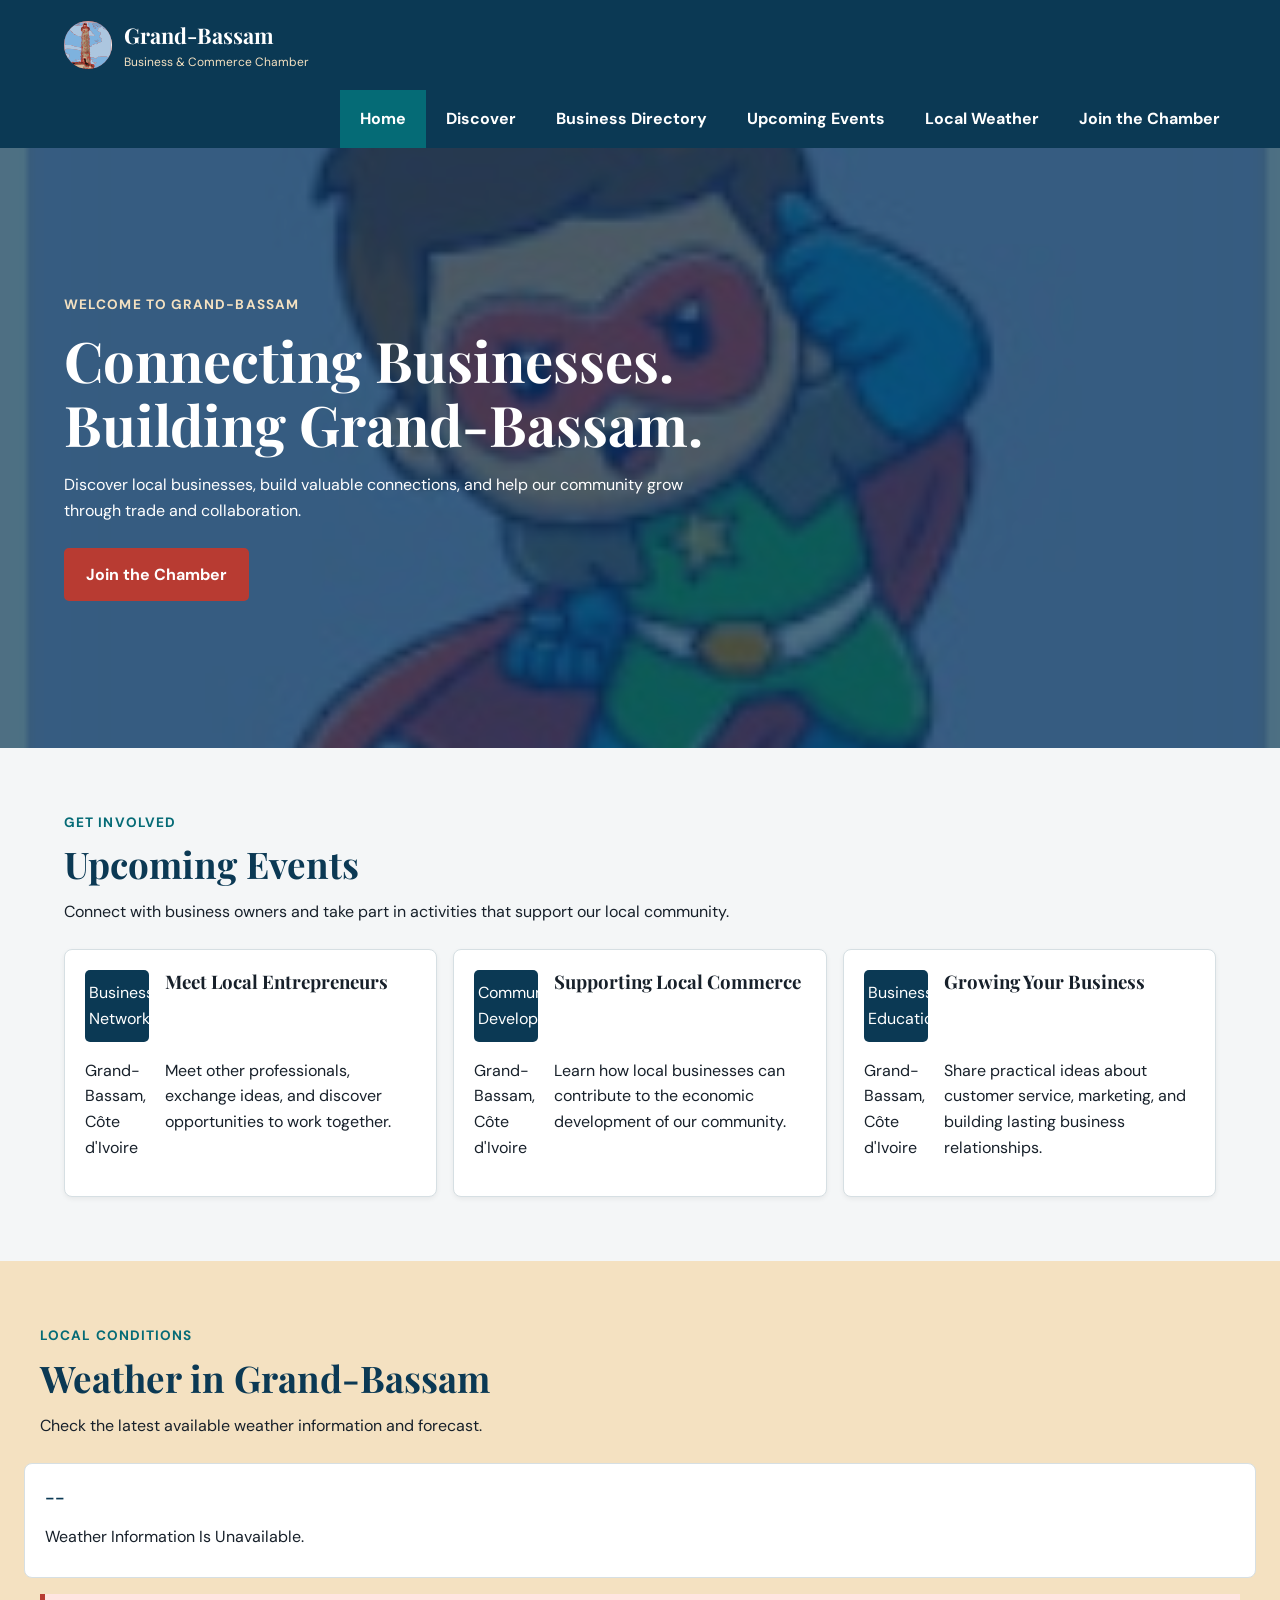
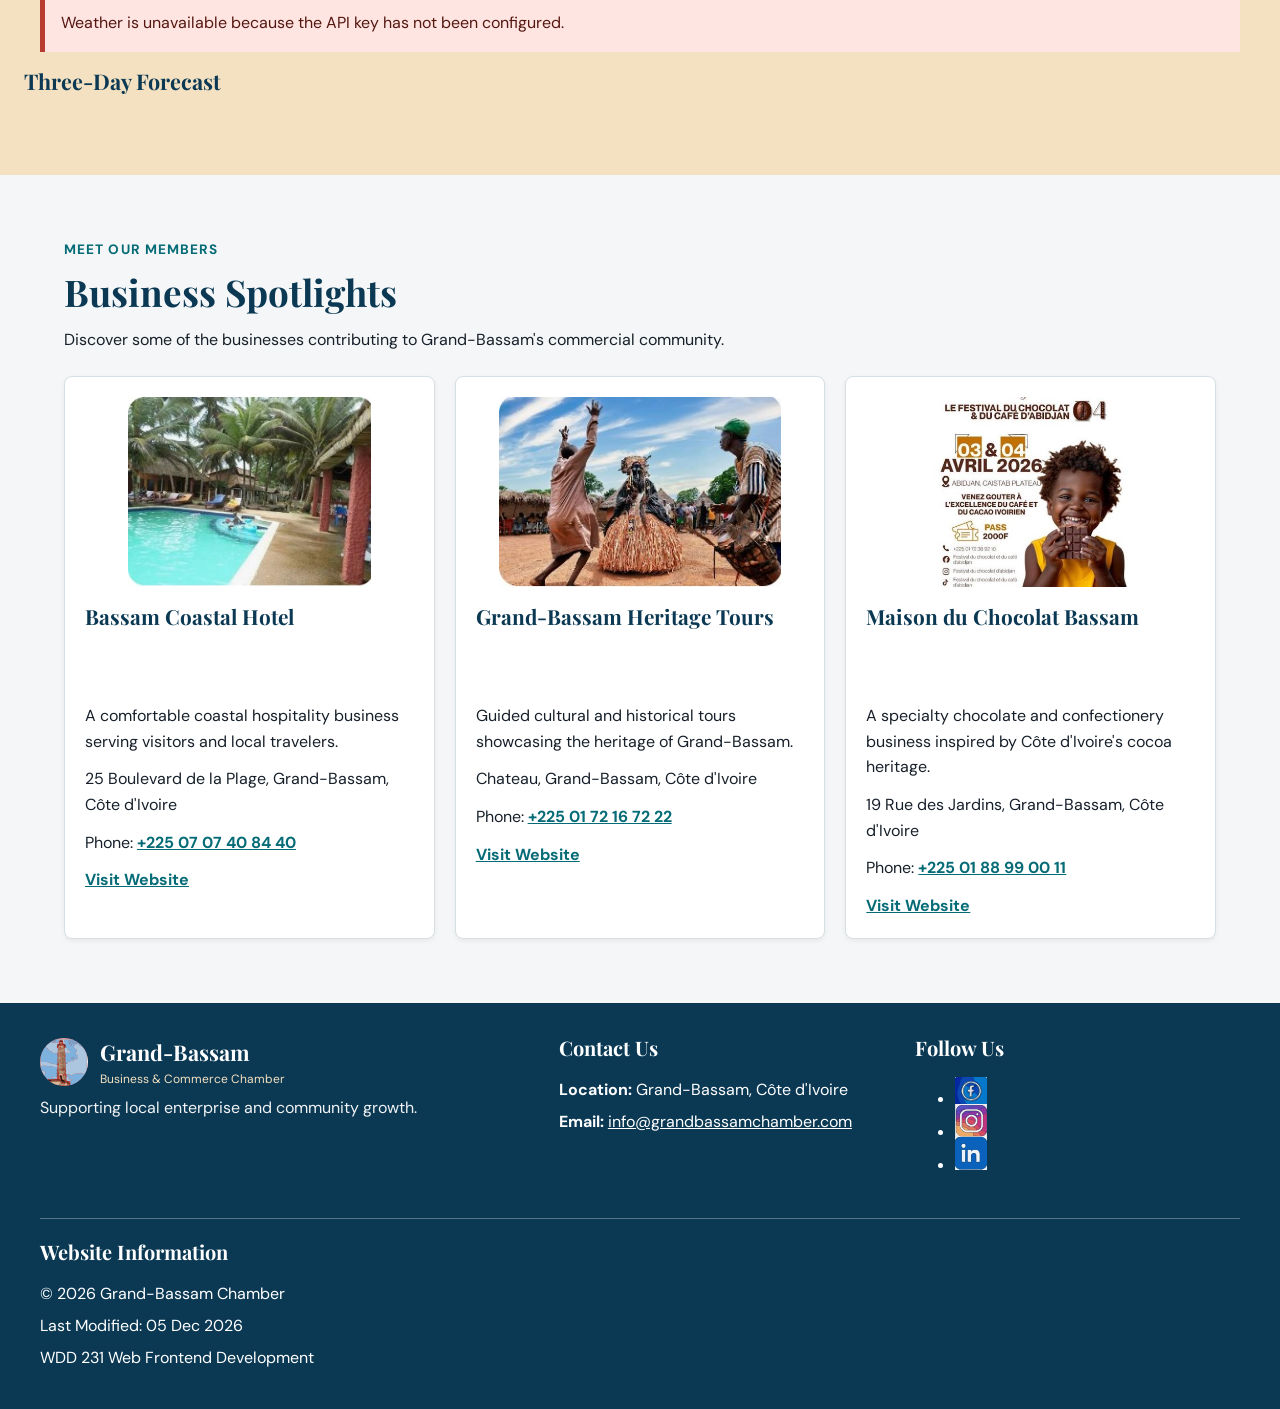
<file: chamber/index.html>
<!DOCTYPE html>
<html lang="en">

<head>
    <meta charset="UTF-8">
    <meta name="viewport" content="width=device-width, initial-scale=1.0">

    <title>Grand-Bassam Business &amp; Commerce Chamber | Home</title>

    <meta name="description"
        content="Discover local businesses, community events, weather forecasts, and business opportunities with the Grand-Bassam Business and Commerce Chamber.">
    <meta name="author" content="Kouame Richard Kouadio">

    <link rel="icon" href="images/logo.png" type="image/png+xml">

    <link rel="preconnect" href="https://fonts.googleapis.com">
    <link rel="preconnect" href="https://fonts.gstatic.com" crossorigin>
    <link
        href="https://fonts.googleapis.com/css2?family=DM+Sans:wght@400;500;600;700&family=Playfair+Display:wght@400;700&display=swap"
        rel="stylesheet">

    <meta property="og:title" content="Grand-Bassam Business &amp; Commerce Chamber | Home">
    <meta property="og:description"
        content="Connect with local businesses, discover community events, and support commerce in Grand-Bassam, Côte d'Ivoire.">
    <meta property="og:image" content="https://richard-kouadio.github.io/wdd231/chamber/images/hero.jpg">
    <meta property="og:url" content="https://richard-kouadio.github.io/wdd231/chamber/">
    <meta property="og:type" content="website">

    <link rel="stylesheet" href="styles/normalize.css">
    <link rel="stylesheet" href="styles/small.css">
    <link rel="stylesheet" href="styles/larger.css">

    <script src="scripts/home.js" defer></script>
</head>

<body>
    <a class="skip-link" href="#main-content">Skip to main content</a>

    <header class="site-header">
        <div class="header-content">
            <a class="brand" href="index.html" aria-label="Grand-Bassam Chamber home">
                <img class="brand-logo" src="images/logo.svg" alt="" width="48" height="48">
                <span class="brand-text">
                    <span class="brand-name">Grand-Bassam</span>
                    <span class="brand-subtitle">Business &amp; Commerce Chamber</span>
                </span>
            </a>

            <button class="menu-button" id="menu-button" type="button" aria-label="Open navigation menu"
                aria-controls="main-nav" aria-expanded="false">
                ☰
            </button>
        </div>

        <nav class="main-nav" id="main-nav" aria-label="Main navigation">
            <a class="active" href="index.html" aria-current="page">Home</a>
            <a href="discover.html">Discover</a>
            <a href="directory.html">Business Directory</a>
            <a href="#events">Upcoming Events</a>
            <a href="#weather">Local Weather</a>
            <a href="join.html">Join the Chamber</a>
        </nav>
    </header>

    <main id="main-content">

        <section class="hero" aria-labelledby="hero-heading">
            <img src="images/hero.jpg" alt="Coastal scenery in Grand-Bassam, Côte d'Ivoire" width="1200" height="600"
                fetchpriority="high">

            <div class="hero-content">
                <p class="eyebrow">Welcome to Grand-Bassam</p>

                <h1 id="hero-heading">
                    Connecting Businesses. Building Grand-Bassam.
                </h1>

                <p>
                    Discover local businesses, build valuable connections,
                    and help our community grow through trade and collaboration.
                </p>

                <a class="hero-cta" href="join.html">Join the Chamber</a>
            </div>
        </section>

        <section class="home-section events-section" id="events" aria-labelledby="events-heading">

            <div class="section-heading">
                <p class="eyebrow">Get involved</p>
                <h2 id="events-heading">Upcoming Events</h2>
                <p>
                    Connect with business owners and take part in activities
                    that support our local community.
                </p>
            </div>

            <div class="events-grid">
                <article class="event-card">
                    <p class="event-date">Business Networking</p>
                    <h3>Meet Local Entrepreneurs</h3>
                    <p class="event-location">Grand-Bassam, Côte d'Ivoire</p>
                    <p>
                        Meet other professionals, exchange ideas, and discover
                        opportunities to work together.
                    </p>
                </article>

                <article class="event-card">
                    <p class="event-date">Community Development</p>
                    <h3>Supporting Local Commerce</h3>
                    <p class="event-location">Grand-Bassam, Côte d'Ivoire</p>
                    <p>
                        Learn how local businesses can contribute to the
                        economic development of our community.
                    </p>
                </article>

                <article class="event-card">
                    <p class="event-date">Business Education</p>
                    <h3>Growing Your Business</h3>
                    <p class="event-location">Grand-Bassam, Côte d'Ivoire</p>
                    <p>
                        Share practical ideas about customer service,
                        marketing, and building lasting business relationships.
                    </p>
                </article>
            </div>
        </section>

        <section class="home-section weather-section" id="weather" aria-labelledby="weather-heading">

            <div class="section-heading">
                <p class="eyebrow">Local conditions</p>
                <h2 id="weather-heading">Weather in Grand-Bassam</h2>
                <p>
                    Check the latest available weather information and forecast.
                </p>
            </div>

            <div class="weather-current" aria-live="polite">
                <img class="weather-icon" id="weather-icon" src="https://openweathermap.org/img/wn/01d@2x.png" alt=""
                    width="80" height="80">

                <div>
                    <h3 class="weather-temperature" id="current-temperature">
                        Loading...
                    </h3>
                    <p id="weather-description">
                        Getting weather information...
                    </p>
                    <p class="weather-detail" id="weather-updated"></p>
                </div>
            </div>

            <p class="error-message" id="weather-error" hidden>
                Weather information is currently unavailable. Please try again later.
            </p>

            <h3 class="forecast-title">Three-Day Forecast</h3>

            <div class="forecast-grid" id="forecast-container" aria-live="polite">
                <p>Loading forecast...</p>
            </div>
        </section>

        <section class="home-section spotlight-section" aria-labelledby="spotlight-heading">

            <div class="section-heading">
                <p class="eyebrow">Meet our members</p>
                <h2 id="spotlight-heading">Business Spotlights</h2>
                <p>
                    Discover some of the businesses contributing to
                    Grand-Bassam's commercial community.
                </p>
            </div>

            <div class="spotlight-grid" id="spotlight-container">
                <p>Loading business spotlights...</p>
            </div>

            <p class="error-message" id="spotlight-error" hidden>
                Business spotlights could not be loaded. Please try again later.
            </p>
        </section>

    </main>

    <footer class="site-footer">
        <div class="footer-content">

            <div class="footer-brand">
                <a class="brand" href="index.html">
                    <img class="brand-logo" src="images/logo.svg" alt="" width="48" height="48">
                    <span class="brand-text">
                        <span class="brand-name">Grand-Bassam</span>
                        <span class="brand-subtitle">
                            Business &amp; Commerce Chamber
                        </span>
                    </span>
                </a>

                <p>Supporting local enterprise and community growth.</p>
            </div>

            <div class="contact-info">
                <h2>Contact Us</h2>
                <p><strong>Location:</strong> Grand-Bassam, Côte d'Ivoire</p>
                <p>
                    <strong>Email:</strong>
                    <a href="mailto:info@grandbassamchamber.com">
                        info@grandbassamchamber.com
                    </a>
                </p>
            </div>

            <div class="social-links">
                <h2>Follow Us</h2>

                <ul>
                    <li>
                        <a href="https://www.facebook.com/" target="_blank" rel="noopener noreferrer"
                            aria-label="Facebook">
                            <img src="images/facebook.svg" alt="" width="32" height="32">
                        </a>
                    </li>
                    <li>
                        <a href="https://www.instagram.com/" target="_blank" rel="noopener noreferrer"
                            aria-label="Instagram">
                            <img src="images/instagram.svg" alt="" width="32" height="32">
                        </a>
                    </li>
                    <li>
                        <a href="https://www.linkedin.com/" target="_blank" rel="noopener noreferrer"
                            aria-label="LinkedIn">
                            <img src="images/linkedin.svg" alt="" width="32" height="32">
                        </a>
                    </li>
                </ul>
            </div>

            <div class="development-info">
                <h2>Website Information</h2>
                <p>
                    &copy; <span id="current-year">2026</span>
                    Grand-Bassam Chamber
                </p>
                <p class="last-modified">
                    Last Modified:
                    <time id="last-modified" datetime="2000-01-01T00:00:00Z">
                        Loading date...
                    </time>
                </p>
                <p>WDD 231 Web Frontend Development</p>
            </div>

        </div>
    </footer>
</body>

</html>
</file>
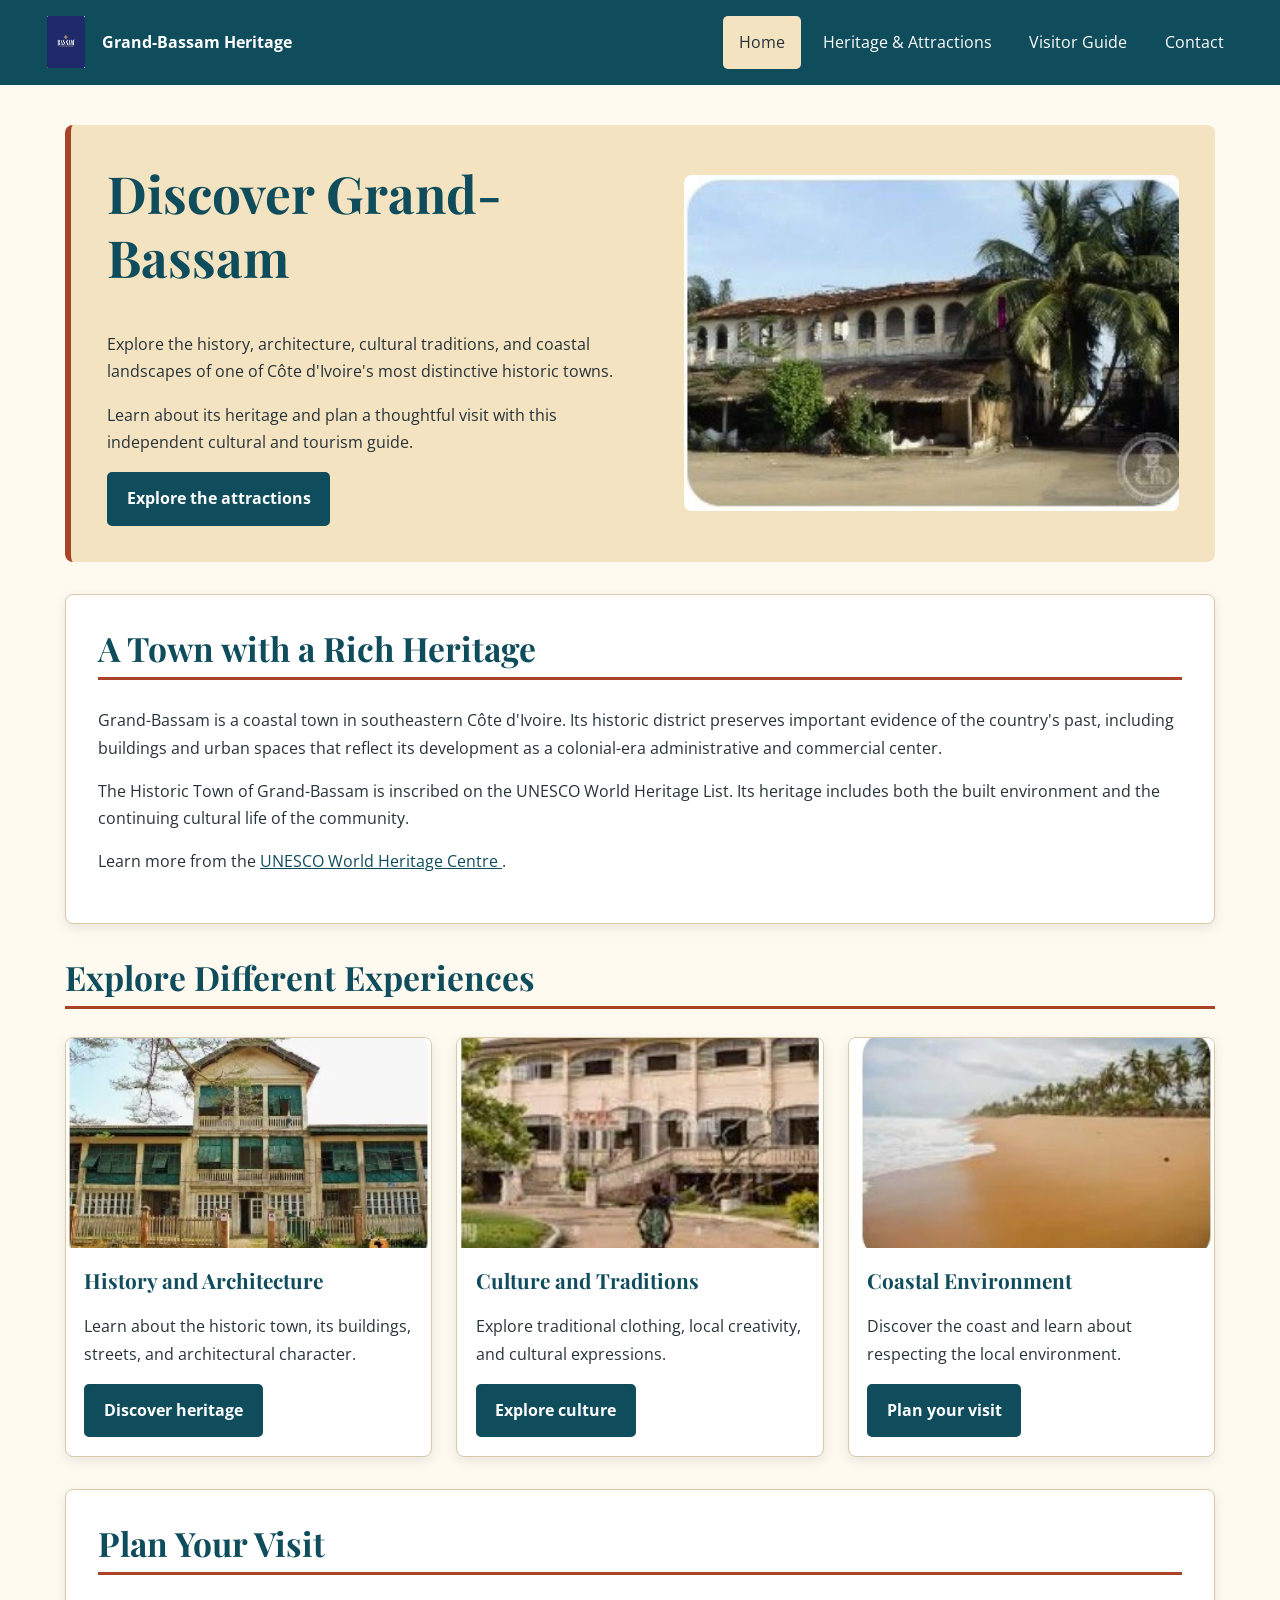
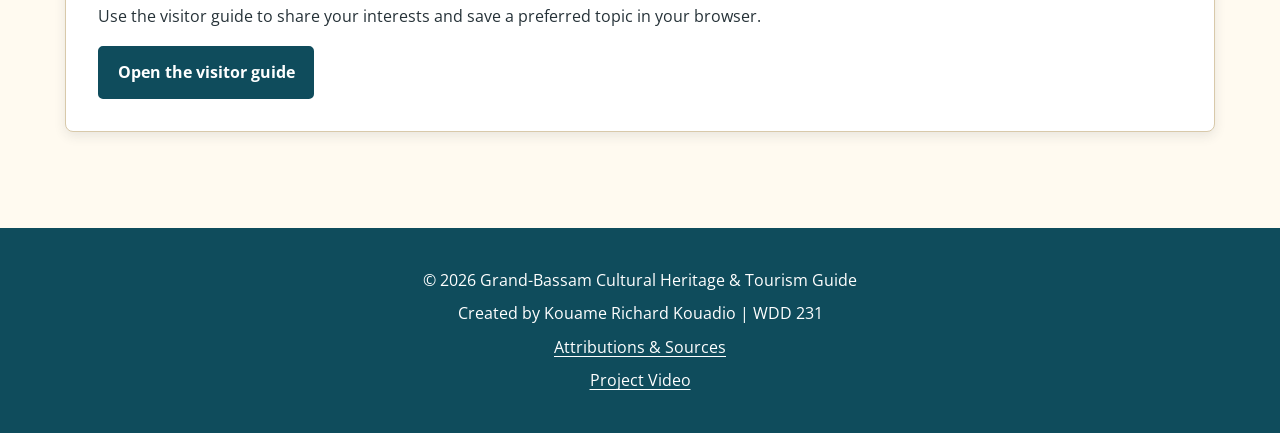
<file: final/index.html>
<!DOCTYPE html>
<html lang="en">

<head>
    <meta charset="UTF-8">
    <meta name="viewport" content="width=device-width, initial-scale=1.0">

    <title>Grand-Bassam Heritage Guide | History and Culture</title>
    <meta name="description"
        content="Discover the history, architecture, cultural heritage, and coastal attractions of Grand-Bassam, Côte d'Ivoire.">
    <meta name="author" content="Kouame Richard Kouadio">

    <meta property="og:title" content="Grand-Bassam Heritage Guide">
    <meta property="og:description"
        content="Explore Grand-Bassam's historic town, culture, architecture, and coastal environment.">
    <meta property="og:type" content="website">
    <meta property="og:url" content="https://richard-kouadio.github.io/wdd231/final/">
    <meta property="og:image" content="https://richard-kouadio.github.io/wdd231/final/images/historic-town.webp">

    <link rel="icon" href="images/favicon.svg" type="image/svg+xml">

    <link rel="preconnect" href="https://fonts.googleapis.com">
    <link rel="preconnect" href="https://fonts.gstatic.com" crossorigin>
    <link
        href="https://fonts.googleapis.com/css2?family=Open+Sans:wght@400;600;700&family=Playfair+Display:wght@600;700&display=swap"
        rel="stylesheet">

    <link rel="stylesheet" href="styles/small.css">
    <link rel="stylesheet" href="styles/larger.css">

    <script type="module" src="scripts/main.js"></script>
</head>

<body>
    <a class="skip-link" href="#main-content">Skip to main content</a>

    <header>
        <div class="header-container">
            <div class="nav-container">
                <a class="logo-link" href="index.html">
                    <img class="logo" src="images/logo.webp" alt="" width="52" height="52">
                    <span class="logo-text">Grand-Bassam Heritage</span>
                </a>

                <button id="menu-button" class="menu-button" type="button" aria-label="Open navigation menu"
                    aria-expanded="false" aria-controls="navigation">
                    <span class="menu-icon" aria-hidden="true"></span>
                </button>

                <nav id="navigation" class="navigation" aria-label="Main navigation">
                    <ul>
                        <li><a href="index.html">Home</a></li>
                        <li><a href="attraction.html">Heritage &amp; Attractions</a></li>
                        <li><a href="visitor.html">Visitor Guide</a></li>
                        <li><a href="contact.html">Contact</a></li>
                    </ul>
                </nav>
            </div>
        </div>
    </header>

    <main id="main-content">
        <section class="page-header hero-layout">
            <div>
                <h1>Discover Grand-Bassam</h1>
                <p>
                    Explore the history, architecture, cultural traditions,
                    and coastal landscapes of one of Côte d'Ivoire's
                    most distinctive historic towns.
                </p>
                <p>
                    Learn about its heritage and plan a thoughtful visit
                    with this independent cultural and tourism guide.
                </p>
                <a class="button" href="attraction.html">Explore the attractions</a>
            </div>

            <img class="hero-image" src="images/historic-town.webp" alt="Historic architecture in Grand-Bassam"
                width="900" height="600" fetchpriority="high">
        </section>

        <section class="intro-section">
            <h2>A Town with a Rich Heritage</h2>
            <p>
                Grand-Bassam is a coastal town in southeastern Côte d'Ivoire.
                Its historic district preserves important evidence of the
                country's past, including buildings and urban spaces that
                reflect its development as a colonial-era administrative and
                commercial center.
            </p>
            <p>
                The Historic Town of Grand-Bassam is inscribed on the UNESCO
                World Heritage List. Its heritage includes both the built
                environment and the continuing cultural life of the community.
            </p>
            <p>
                Learn more from the
                <a href="https://whc.unesco.org/en/list/1322/" target="_blank" rel="noopener noreferrer">
                    UNESCO World Heritage Centre
                </a>.
            </p>
        </section>

        <section>
            <h2>Explore Different Experiences</h2>

            <div class="card-grid">
                <article class="card">
                    <img class="card-image" src="images/colonial-architecture.webp"
                        alt="Historic streets and architecture" width="640" height="420" loading="lazy">
                    <div class="card-content">
                        <h3>History and Architecture</h3>
                        <p>
                            Learn about the historic town, its buildings,
                            streets, and architectural character.
                        </p>
                        <a class="button" href="attractions.html">Discover heritage</a>
                    </div>
                </article>

                <article class="card">
                    <img class="card-image" src="images/musee-costume.webp"
                        alt="Cultural heritage and traditional clothing" width="640" height="420" loading="lazy">
                    <div class="card-content">
                        <h3>Culture and Traditions</h3>
                        <p>
                            Explore traditional clothing, local creativity,
                            and cultural expressions.
                        </p>
                        <a class="button" href="attractions.html">Explore culture</a>
                    </div>
                </article>

                <article class="card">
                    <img class="card-image" src="images/grand-bassam-beach.webp"
                        alt="The Atlantic coast at Grand-Bassam" width="640" height="420" loading="lazy">
                    <div class="card-content">
                        <h3>Coastal Environment</h3>
                        <p>
                            Discover the coast and learn about respecting
                            the local environment.
                        </p>
                        <a class="button" href="visitor.html">Plan your visit</a>
                    </div>
                </article>
            </div>
        </section>

        <section class="intro-section">
            <h2>Plan Your Visit</h2>
            <p>
                Use the visitor guide to share your interests and save a
                preferred topic in your browser.
            </p>
            <a class="button" href="visitor.html">Open the visitor guide</a>
        </section>
    </main>

    <footer>
        <p>&copy; 2026 Grand-Bassam Cultural Heritage &amp; Tourism Guide</p>
        <p>Created by Kouame Richard Kouadio | WDD 231</p>
        <p><a href="attribution.html">Attributions &amp; Sources</a></p>
        <p><a href="https://drive.google.com/file/d/1NVjxXTC312BFTDWSqo1zwfZQO8ubuysf/view?usp=sharing" target="_blank"
                rel="noopener noreferrer">Project Video</a></p>
    </footer>
</body>

</html>
</file>
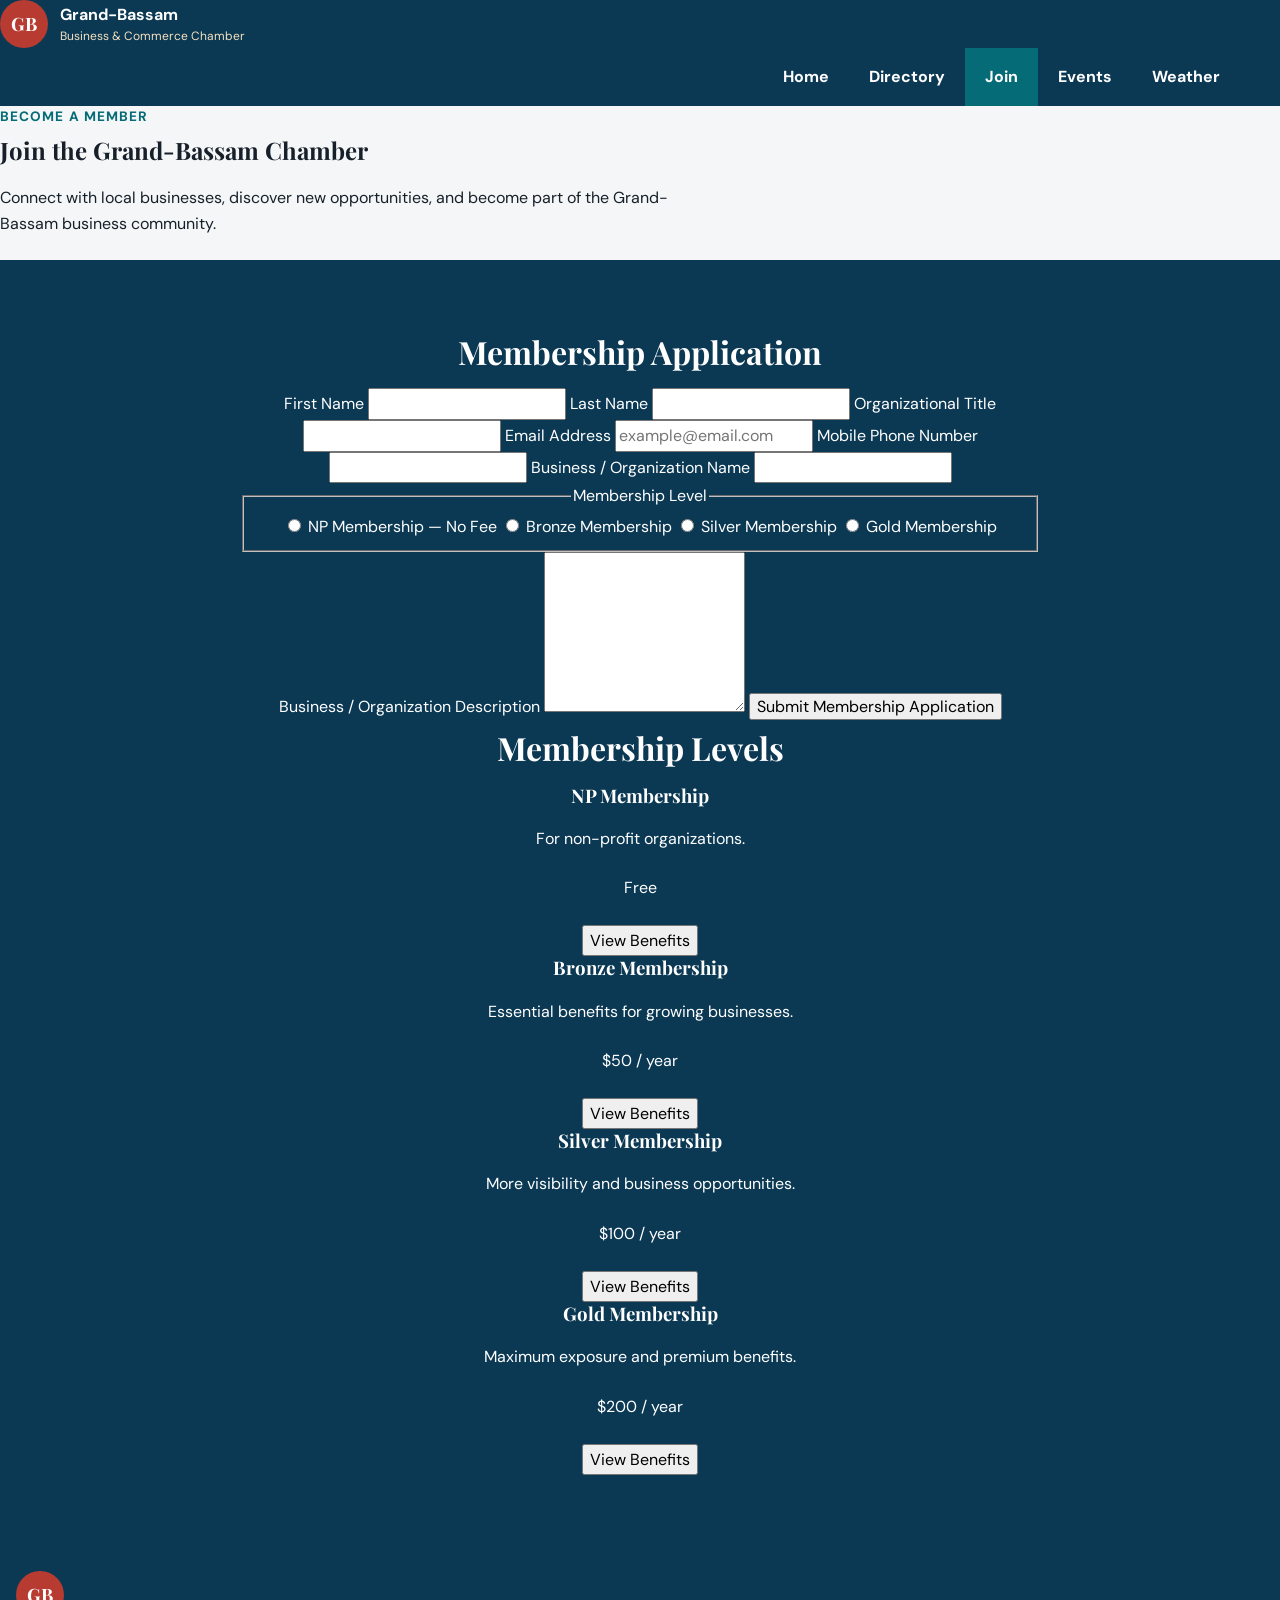
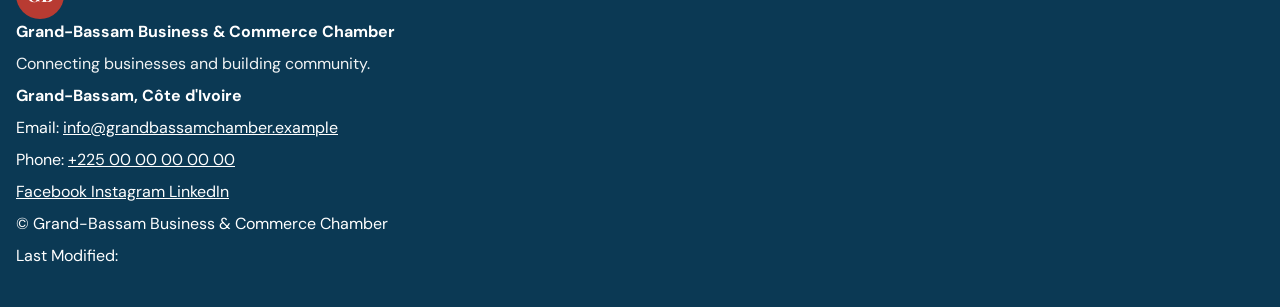
<file: chamber/join.html>
<!DOCTYPE html>
<html lang="en">

<head>
    <meta charset="UTF-8">
    <meta name="viewport" content="width=device-width, initial-scale=1.0">

    <title>Join | Grand-Bassam Business &amp; Commerce Chamber</title>

    <meta name="description"
        content="Join the Grand-Bassam Business &amp; Commerce Chamber and connect with local businesses, entrepreneurs, and community opportunities.">

    <meta name="author" content="Kouame Richard Kouadio">

    <!-- Open Graph -->
    <meta property="og:title" content="Join | Grand-Bassam Business &amp; Commerce Chamber">

    <meta property="og:description"
        content="Apply for membership with the Grand-Bassam Business &amp; Commerce Chamber.">

    <meta property="og:image" content="https://richard-kouadio.github.io/wdd231/chamber/images/hero.jpg">

    <meta property="og:url" content="https://richard-kouadio.github.io/wdd231/chamber/join.html">

    <meta property="og:type" content="website">

    <!-- Favicon -->
    <link rel="icon" href="images/favicon.svg" type="image/svg+xml">

    <!-- Google Fonts -->
    <link rel="preconnect" href="https://fonts.googleapis.com">
    <link rel="preconnect" href="https://fonts.gstatic.com" crossorigin>

    <link
        href="https://fonts.googleapis.com/css2?family=DM+Sans:wght@400;500;700&family=Playfair+Display:wght@600;700&display=swap"
        rel="stylesheet">

    <!-- CSS -->
    <link rel="stylesheet" href="styles/normalize.css">
    <link rel="stylesheet" href="styles/small.css">
    <link rel="stylesheet" href="styles/larger.css">

    <!-- JavaScript -->
    <script src="scripts/join.js" defer></script>
</head>

<body>

    <!-- HEADER -->
    <header class="site-header">

        <div class="header-container">

            <a class="brand" href="index.html" aria-label="Grand-Bassam Chamber home">

                <span class="brand-logo">GB</span>

                <span class="brand-text">
                    <strong>Grand-Bassam</strong>

                    <span class="brand-subtitle">
                        Business &amp; Commerce Chamber
                    </span>
                </span>

            </a>

            <button id="menu-button" class="menu-button" type="button" aria-label="Open navigation menu"
                aria-expanded="false" aria-controls="main-nav">
                ☰
            </button>

            <nav id="main-nav" class="main-nav" aria-label="Main navigation">

                <a href="index.html">
                    Home
                </a>

                <a href="directory.html">
                    Directory
                </a>

                <a href="join.html" class="active">
                    Join
                </a>

                <a href="index.html#events">
                    Events
                </a>

                <a href="index.html#weather">
                    Weather
                </a>

            </nav>

        </div>

    </header>


    <!-- MAIN -->
    <main>

        <!-- PAGE INTRODUCTION -->
        <section class="join-hero" aria-labelledby="join-title">

            <div class="section-heading">

                <p class="eyebrow">
                    Become a Member
                </p>

                <h1 id="join-title">
                    Join the Grand-Bassam Chamber
                </h1>

                <p>
                    Connect with local businesses, discover new
                    opportunities, and become part of the Grand-Bassam
                    business community.
                </p>

            </div>

        </section>


        <!-- JOIN CONTENT -->
        <section class="join-section" aria-labelledby="application-title">

            <div class="join-content">

                <!-- APPLICATION FORM -->
                <div class="join-form-container">

                    <h2 id="application-title">
                        Membership Application
                    </h2>

                    <form method="get" action="thankyou.html">

                        <!-- FIRST NAME -->
                        <label for="first-name">
                            First Name

                            <input type="text" id="first-name" name="firstName" title="Enter your first name"
                                autocomplete="given-name" required>
                        </label>


                        <!-- LAST NAME -->
                        <label for="last-name">
                            Last Name

                            <input type="text" id="last-name" name="lastName" title="Enter your last name"
                                autocomplete="family-name" required>
                        </label>


                        <!-- ORGANIZATIONAL TITLE -->
                        <label for="organization-title">
                            Organizational Title

                            <input type="text" id="organization-title" name="organizationTitle"
                                title="Enter your title within your organization" autocomplete="organization-title"
                                pattern="[A-Za-z\s-]{7,}" required>
                        </label>


                        <!-- EMAIL -->
                        <label for="email">
                            Email Address

                            <input type="email" id="email" name="email" title="Enter your email address"
                                autocomplete="email" placeholder="example@email.com" required>
                        </label>


                        <!-- PHONE -->
                        <label for="phone">
                            Mobile Phone Number

                            <input type="tel" id="phone" name="phone" title="Enter your mobile phone number"
                                autocomplete="tel" required>
                        </label>


                        <!-- ORGANIZATION -->
                        <label for="organization">
                            Business / Organization Name

                            <input type="text" id="organization" name="organization"
                                title="Enter your business or organization name" autocomplete="organization" required>
                        </label>


                        <!-- MEMBERSHIP -->
                        <fieldset>

                            <legend>
                                Membership Level
                            </legend>

                            <label for="np">
                                <input type="radio" id="np" name="membership" value="np" required>
                                NP Membership — No Fee
                            </label>

                            <label for="bronze">
                                <input type="radio" id="bronze" name="membership" value="bronze">
                                Bronze Membership
                            </label>

                            <label for="silver">
                                <input type="radio" id="silver" name="membership" value="silver">
                                Silver Membership
                            </label>

                            <label for="gold">
                                <input type="radio" id="gold" name="membership" value="gold">
                                Gold Membership
                            </label>

                        </fieldset>


                        <!-- DESCRIPTION -->
                        <label for="description">
                            Business / Organization Description

                            <textarea id="description" name="description" title="Describe your business or organization"
                                rows="6"></textarea>
                        </label>


                        <!-- TIMESTAMP -->
                        <input type="hidden" id="timestamp" name="timestamp">


                        <!-- SUBMIT -->
                        <input type="submit" value="Submit Membership Application">

                    </form>

                </div>


                <!-- MEMBERSHIP CARDS -->
                <div class="membership-levels">

                    <h2>
                        Membership Levels
                    </h2>


                    <!-- NP CARD -->
                    <article class="membership-card">

                        <h3>
                            NP Membership
                        </h3>

                        <p>
                            For non-profit organizations.
                        </p>

                        <p class="membership-price">
                            Free
                        </p>

                        <button type="button" class="membership-link" data-modal="np-modal">
                            View Benefits
                        </button>

                    </article>


                    <!-- BRONZE CARD -->
                    <article class="membership-card">

                        <h3>
                            Bronze Membership
                        </h3>

                        <p>
                            Essential benefits for growing businesses.
                        </p>

                        <p class="membership-price">
                            $50 / year
                        </p>

                        <button type="button" class="membership-link" data-modal="bronze-modal">
                            View Benefits
                        </button>

                    </article>


                    <!-- SILVER CARD -->
                    <article class="membership-card">

                        <h3>
                            Silver Membership
                        </h3>

                        <p>
                            More visibility and business opportunities.
                        </p>

                        <p class="membership-price">
                            $100 / year
                        </p>

                        <button type="button" class="membership-link" data-modal="silver-modal">
                            View Benefits
                        </button>

                    </article>


                    <!-- GOLD CARD -->
                    <article class="membership-card">

                        <h3>
                            Gold Membership
                        </h3>

                        <p>
                            Maximum exposure and premium benefits.
                        </p>

                        <p class="membership-price">
                            $200 / year
                        </p>

                        <button type="button" class="membership-link" data-modal="gold-modal">
                            View Benefits
                        </button>

                    </article>

                </div>

            </div>

        </section>


        <!-- NP MODAL -->
        <dialog id="np-modal">

            <button class="close-modal" type="button" aria-label="Close NP membership information">
                &times;
            </button>

            <h2>
                NP Membership Benefits
            </h2>

            <p>
                The NP Membership is designed for qualifying
                non-profit organizations.
            </p>

            <ul>
                <li>Free chamber membership</li>
                <li>Business directory listing</li>
                <li>Access to community events</li>
                <li>Networking opportunities</li>
            </ul>

        </dialog>


        <!-- BRONZE MODAL -->
        <dialog id="bronze-modal">

            <button class="close-modal" type="button" aria-label="Close Bronze membership information">
                &times;
            </button>

            <h2>
                Bronze Membership Benefits
            </h2>

            <p>
                Bronze membership provides essential support
                for developing businesses.
            </p>

            <ul>
                <li>Everything included with NP benefits</li>
                <li>Enhanced directory listing</li>
                <li>Business training opportunities</li>
                <li>Access to selected chamber events</li>
                <li>Member event discounts</li>
            </ul>

        </dialog>


        <!-- SILVER MODAL -->
        <dialog id="silver-modal">

            <button class="close-modal" type="button" aria-label="Close Silver membership information">
                &times;
            </button>

            <h2>
                Silver Membership Benefits
            </h2>

            <p>
                Silver membership provides additional visibility
                and promotional opportunities.
            </p>

            <ul>
                <li>Everything included with Bronze benefits</li>
                <li>Priority business directory placement</li>
                <li>Additional training opportunities</li>
                <li>Discounts on chamber events</li>
                <li>Social media promotion</li>
                <li>Business networking opportunities</li>
            </ul>

        </dialog>


        <!-- GOLD MODAL -->
        <dialog id="gold-modal">

            <button class="close-modal" type="button" aria-label="Close Gold membership information">
                &times;
            </button>

            <h2>
                Gold Membership Benefits
            </h2>

            <p>
                Gold membership provides premium exposure,
                networking, and promotional opportunities.
            </p>

            <ul>
                <li>Everything included with Silver benefits</li>
                <li>Premium directory placement</li>
                <li>Homepage business spotlight opportunities</li>
                <li>Priority event sponsorship opportunities</li>
                <li>Premium advertising opportunities</li>
                <li>Special networking events</li>
                <li>Exclusive training opportunities</li>
            </ul>

        </dialog>

    </main>


    <!-- FOOTER -->
    <footer class="site-footer">

        <div class="footer-container">

            <div class="footer-brand">

                <span class="brand-logo">
                    GB
                </span>

                <div>

                    <strong>
                        Grand-Bassam Business &amp; Commerce Chamber
                    </strong>

                    <p>
                        Connecting businesses and building community.
                    </p>

                </div>

            </div>


            <div class="contact-info">

                <p>
                    <strong>
                        Grand-Bassam, Côte d'Ivoire
                    </strong>
                </p>

                <p>
                    Email:
                    <a href="mailto:info@grandbassamchamber.example">
                        info@grandbassamchamber.example
                    </a>
                </p>

                <p>
                    Phone:
                    <a href="tel:+2250000000000">
                        +225 00 00 00 00 00
                    </a>
                </p>

            </div>


            <div class="footer-social">

                <a href="#" aria-label="Facebook">
                    Facebook
                </a>

                <a href="#" aria-label="Instagram">
                    Instagram
                </a>

                <a href="#" aria-label="LinkedIn">
                    LinkedIn
                </a>

            </div>


            <p class="copyright">
                &copy;
                <span id="current-year"></span>
                Grand-Bassam Business &amp; Commerce Chamber
            </p>

            <p class="last-modified">
                Last Modified:
                <span id="last-modified"></span>
            </p>

        </div>

    </footer>

</body>

</html>
</file>
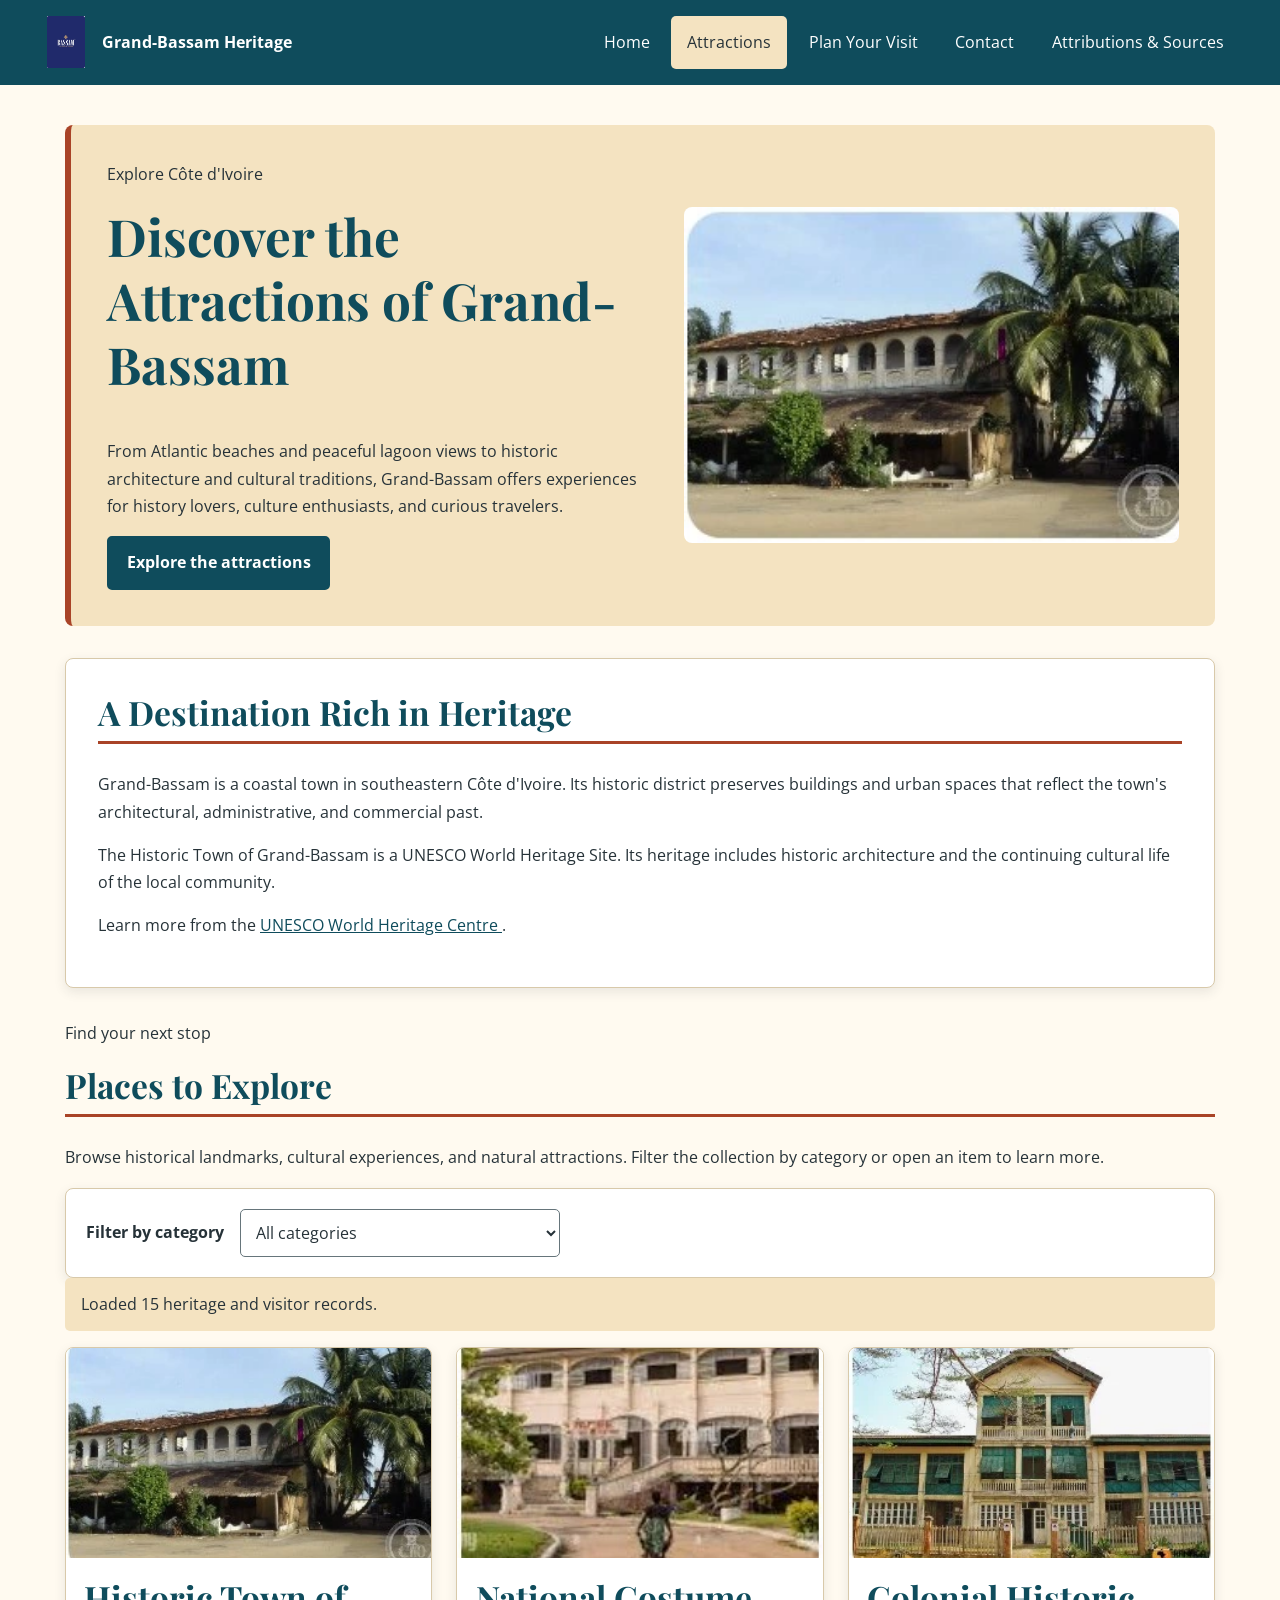
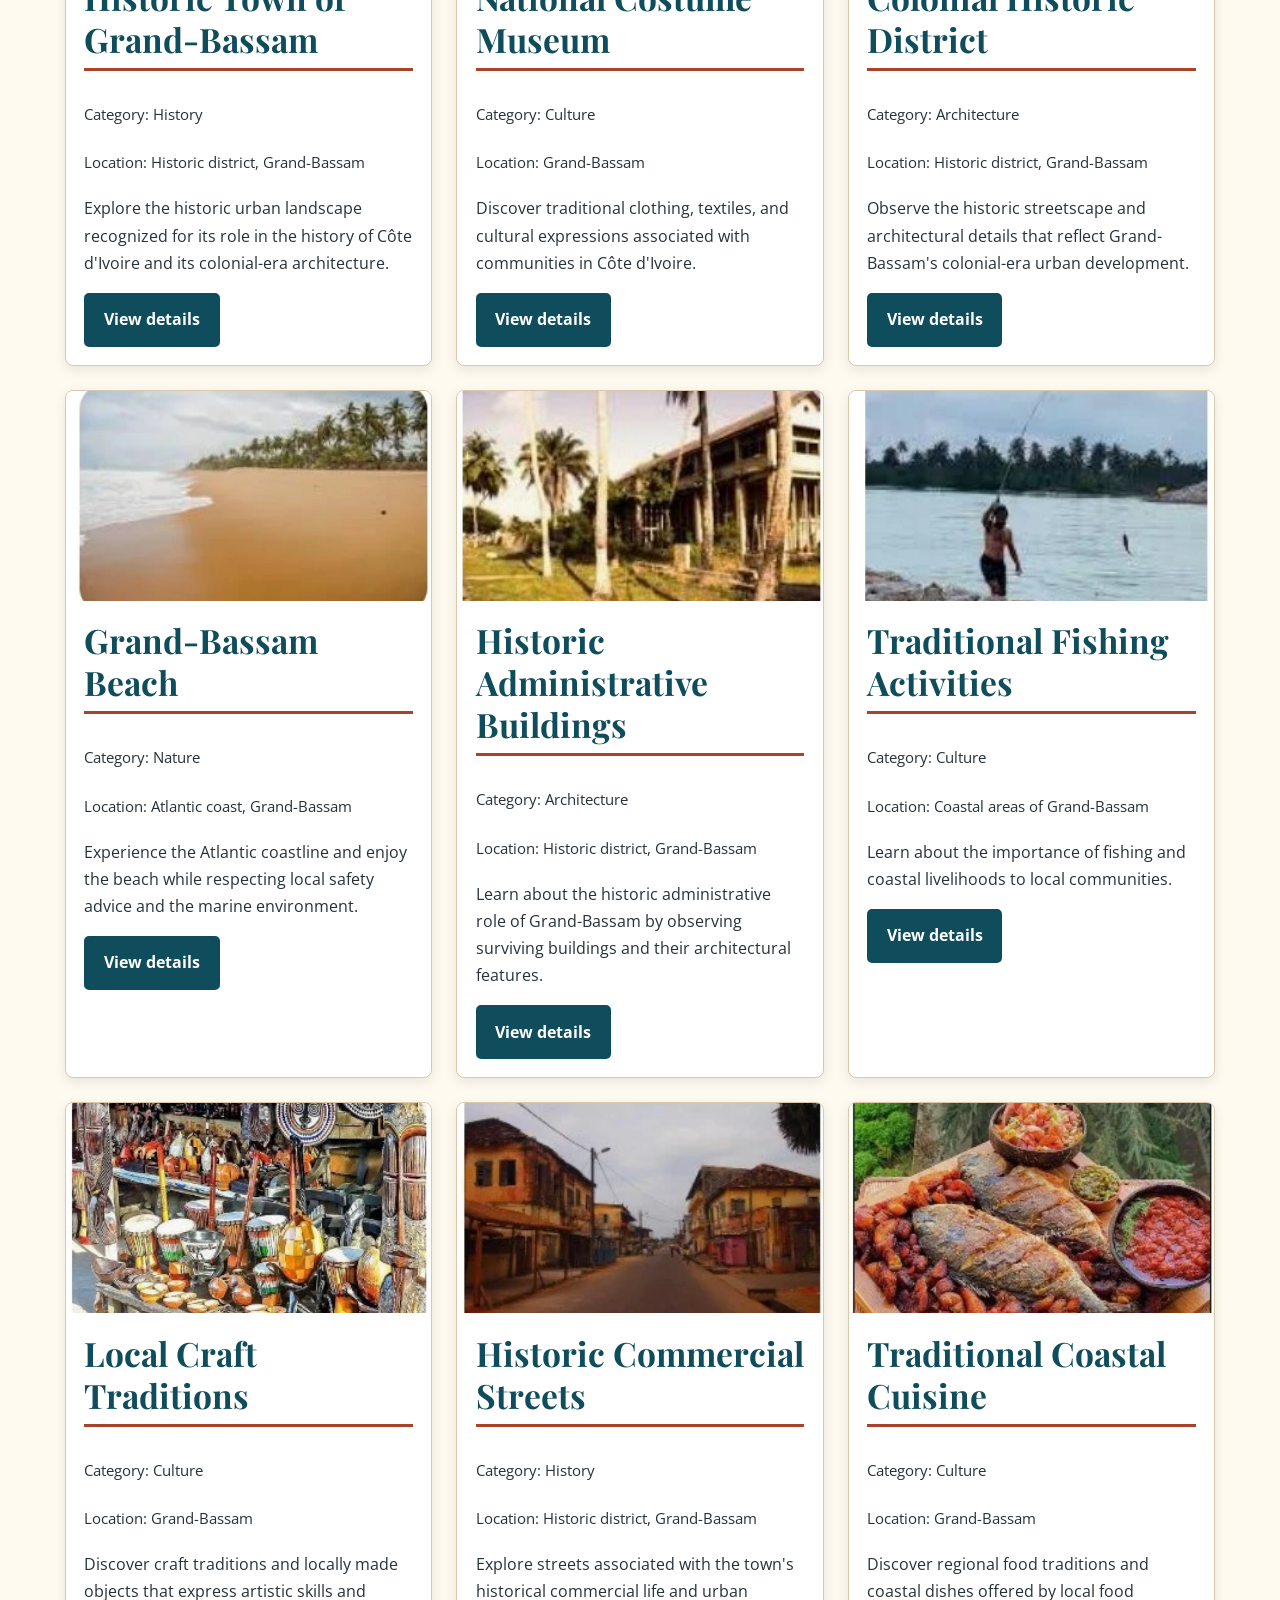
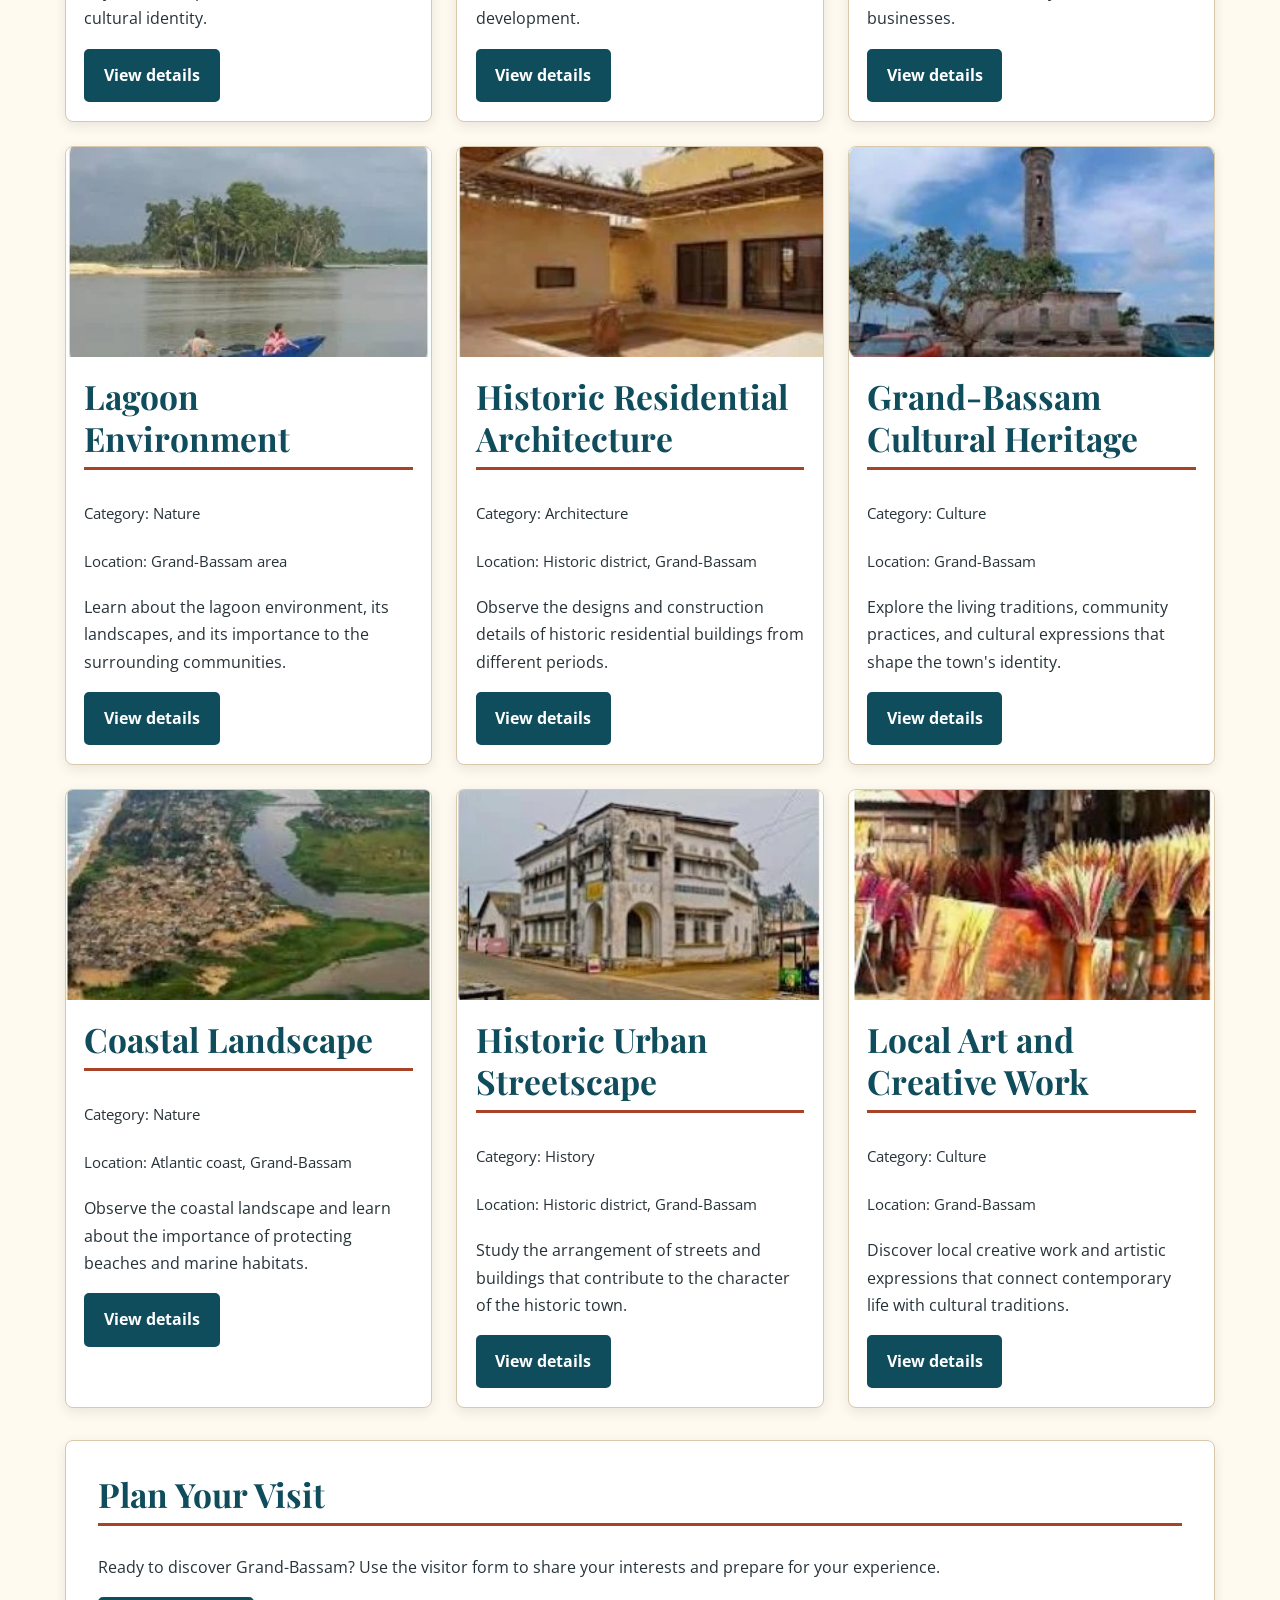
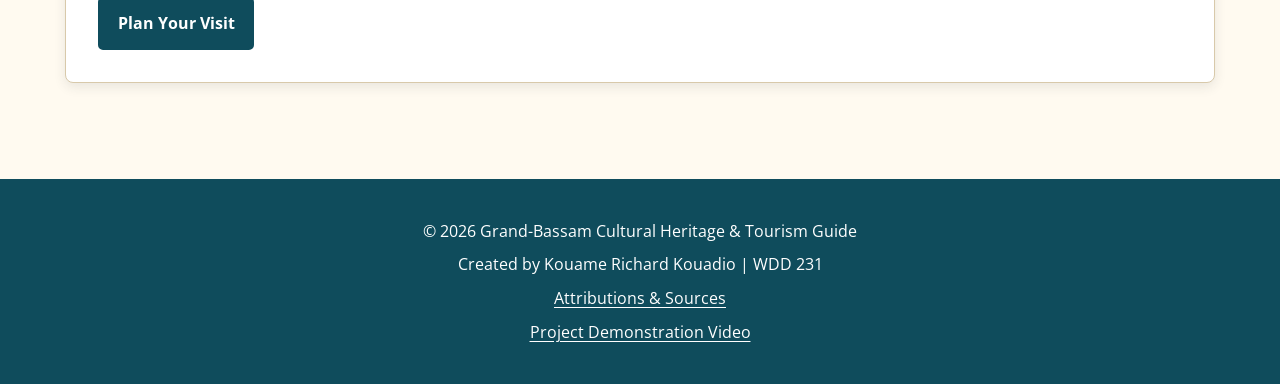
<file: final/attraction.html>
<!DOCTYPE html>
<html lang="en">

<head>
    <meta charset="UTF-8">
    <meta name="viewport" content="width=device-width, initial-scale=1.0">

    <title>Attractions in Grand-Bassam | Discover Grand-Bassam</title>
    <meta name="description"
        content="Explore Grand-Bassam's historic architecture, Atlantic beaches, lagoon, cultural heritage, and landmarks in Côte d'Ivoire.">
    <meta name="author" content="Kouame Richard Kouadio">

    <meta property="og:title" content="Explore the Historic Attractions of Grand-Bassam">
    <meta property="og:description"
        content="Discover historic buildings, coastal scenery, cultural traditions, and heritage landmarks in Grand-Bassam, Côte d'Ivoire.">
    <meta property="og:type" content="website">
    <meta property="og:url" content="https://richard-kouadio.github.io/wdd231/final/attraction.html">
    <meta property="og:image" content="https://richard-kouadio.github.io/wdd231/final/images/grand-bassam-beach.webp">
    <meta property="og:image:alt" content="Coastal beach scenery in Grand-Bassam">

    <link rel="icon" href="images/favicon.svg" type="image/svg+xml">

    <link rel="preconnect" href="https://fonts.googleapis.com">
    <link rel="preconnect" href="https://fonts.gstatic.com" crossorigin>
    <link
        href="https://fonts.googleapis.com/css2?family=Open+Sans:wght@400;600;700&family=Playfair+Display:wght@600;700&display=swap"
        rel="stylesheet">

    <link rel="stylesheet" href="styles/small.css">
    <link rel="stylesheet" href="styles/larger.css">

    <script type="module" src="scripts/main.js"></script>
    <script type="module" src="scripts/attraction.js"></script>
</head>

<body>
    <a class="skip-link" href="#main-content">Skip to main content</a>

    <header>
        <div class="header-container">
            <div class="nav-container">
                <a class="logo-link" href="index.html" aria-label="Discover Grand-Bassam home">
                    <img class="logo" src="images/logo.webp" alt="" width="52" height="52">
                    <span class="logo-text">Grand-Bassam Heritage</span>
                </a>

                <button id="menu-button" class="menu-button" type="button" aria-label="Open navigation menu"
                    aria-expanded="false" aria-controls="navigation">
                    <span class="menu-icon" aria-hidden="true"></span>
                </button>

                <nav id="navigation" class="navigation" aria-label="Main navigation">
                    <ul>
                            <li><a href="index.html">Home</a></li>
                            <li><a href="attraction.html">Attractions</a></li>
                            <li><a href="visitor.html">Plan Your Visit</a></li>
                            <li><a href="contact.html">Contact</a></li>
                            <li><a href="attribution.html">Attributions &amp; Sources</a></li>
                    </ul>
                </nav>
            </div>
        </div>
    </header>

    <main id="main-content">
        <section class="page-header hero-layout" aria-labelledby="page-title">
            <div>
                <p class="eyebrow">Explore Côte d'Ivoire</p>
                <h1 id="page-title">
                    Discover the Attractions of Grand-Bassam
                </h1>
                <p>
                    From Atlantic beaches and peaceful lagoon views to
                    historic architecture and cultural traditions,
                    Grand-Bassam offers experiences for history lovers,
                    culture enthusiasts, and curious travelers.
                </p>
                <a class="button" href="#attractions">
                    Explore the attractions
                </a>
            </div>

            <img class="hero-image" src="images/historic-town.webp" alt="Historic surroundings in Grand-Bassam"
                width="900" height="600" fetchpriority="high">
        </section>

        <section class="intro-section" aria-labelledby="heritage-heading">
            <h2 id="heritage-heading">A Destination Rich in Heritage</h2>
            <p>
                Grand-Bassam is a coastal town in southeastern Côte d'Ivoire.
                Its historic district preserves buildings and urban spaces
                that reflect the town's architectural, administrative, and
                commercial past.
            </p>
            <p>
                The Historic Town of Grand-Bassam is a UNESCO World Heritage
                Site. Its heritage includes historic architecture and the
                continuing cultural life of the local community.
            </p>
            <p>
                Learn more from the
                <a href="https://whc.unesco.org/en/list/1322/" target="_blank" rel="noopener noreferrer">
                    UNESCO World Heritage Centre
                </a>.
            </p>
        </section>

        <section id="attractions" aria-labelledby="attractions-heading">
            <div class="section-heading">
                <p class="eyebrow">Find your next stop</p>
                <h2 id="attractions-heading">Places to Explore</h2>
                <p>
                    Browse historical landmarks, cultural experiences,
                    and natural attractions. Filter the collection by
                    category or open an item to learn more.
                </p>
            </div>

            <div class="filter-container">
                <label for="category-filter">Filter by category</label>
                <select id="category-filter" name="category">
                    <option value="all">All categories</option>
                </select>
            </div>

            <p id="loading-message" class="message" role="status" aria-live="polite">
                Loading heritage information...
            </p>

            <div id="attractions-container" class="card-grid" role="region" aria-label="Grand-Bassam attractions">
                <noscript>
                    JavaScript must be enabled to load the attractions.
                </noscript>
            </div>
        </section>

        <section class="intro-section" aria-labelledby="visit-heading">
            <h2 id="visit-heading">Plan Your Visit</h2>
            <p>
                Ready to discover Grand-Bassam? Use the visitor form
                to share your interests and prepare for your experience.
            </p>
            <a class="button" href="contact.html">Plan Your Visit</a>
        </section>

        <dialog id="attraction-modal" aria-labelledby="modal-heading">
            <div class="modal-content">
                <button id="modal-close" class="modal-close" type="button" aria-label="Close attraction details">
                    <span aria-hidden="true">&times;</span>
                </button>

                <div id="modal-content">
                    <h2 id="modal-heading">Attraction details</h2>
                </div>
            </div>
        </dialog>
    </main>

    <footer>
        <p>
            &copy; <span id="current-year">2026</span>
            Grand-Bassam Cultural Heritage &amp; Tourism Guide
        </p>
        <p>Created by Kouame Richard Kouadio | WDD 231</p>
        <p><a href="attribution.html">Attributions &amp; Sources</a></p>
        <p>
            <a href="https://drive.google.com/file/d/1NVjxXTC312BFTDWSqo1zwfZQO8ubuysf/view?usp=sharing" target="_blank"
                rel="noopener noreferrer">
                Project Demonstration Video
            </a>
        </p>
    </footer>
</body>

</html>
</file>
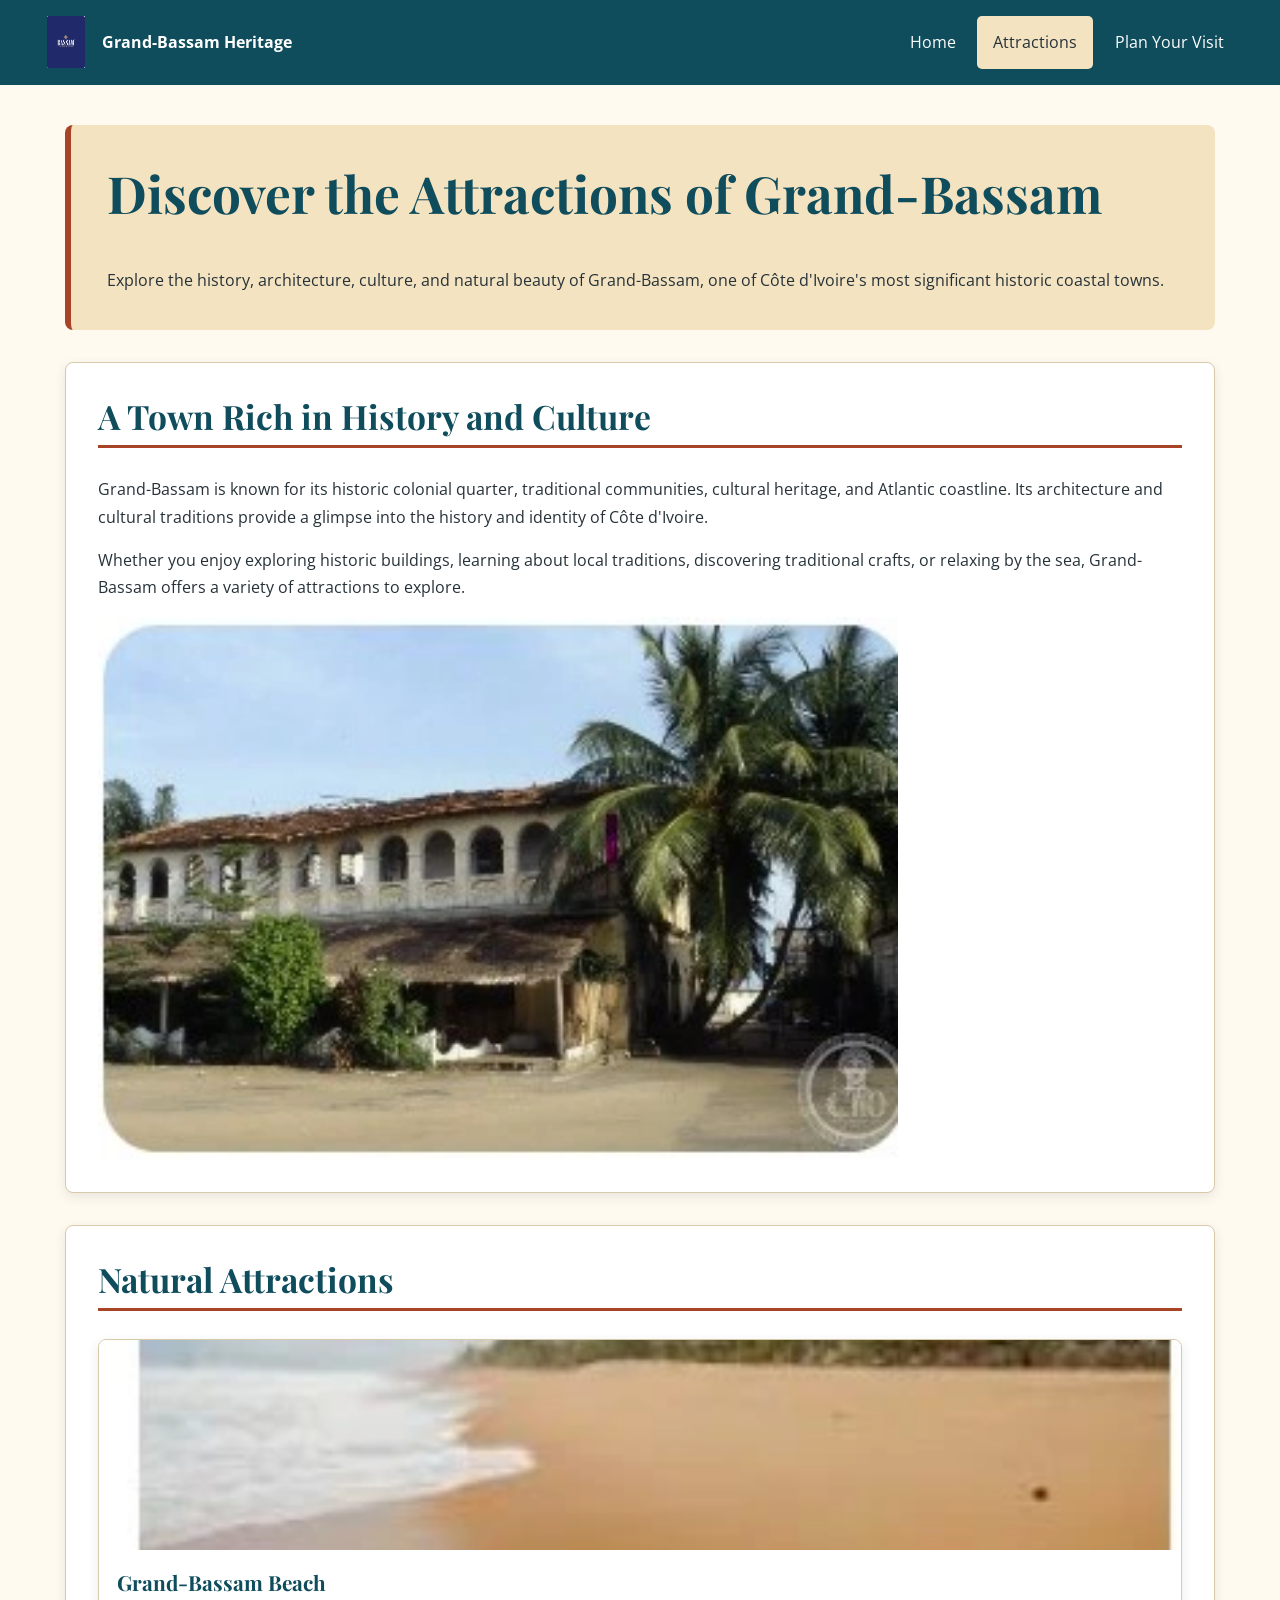
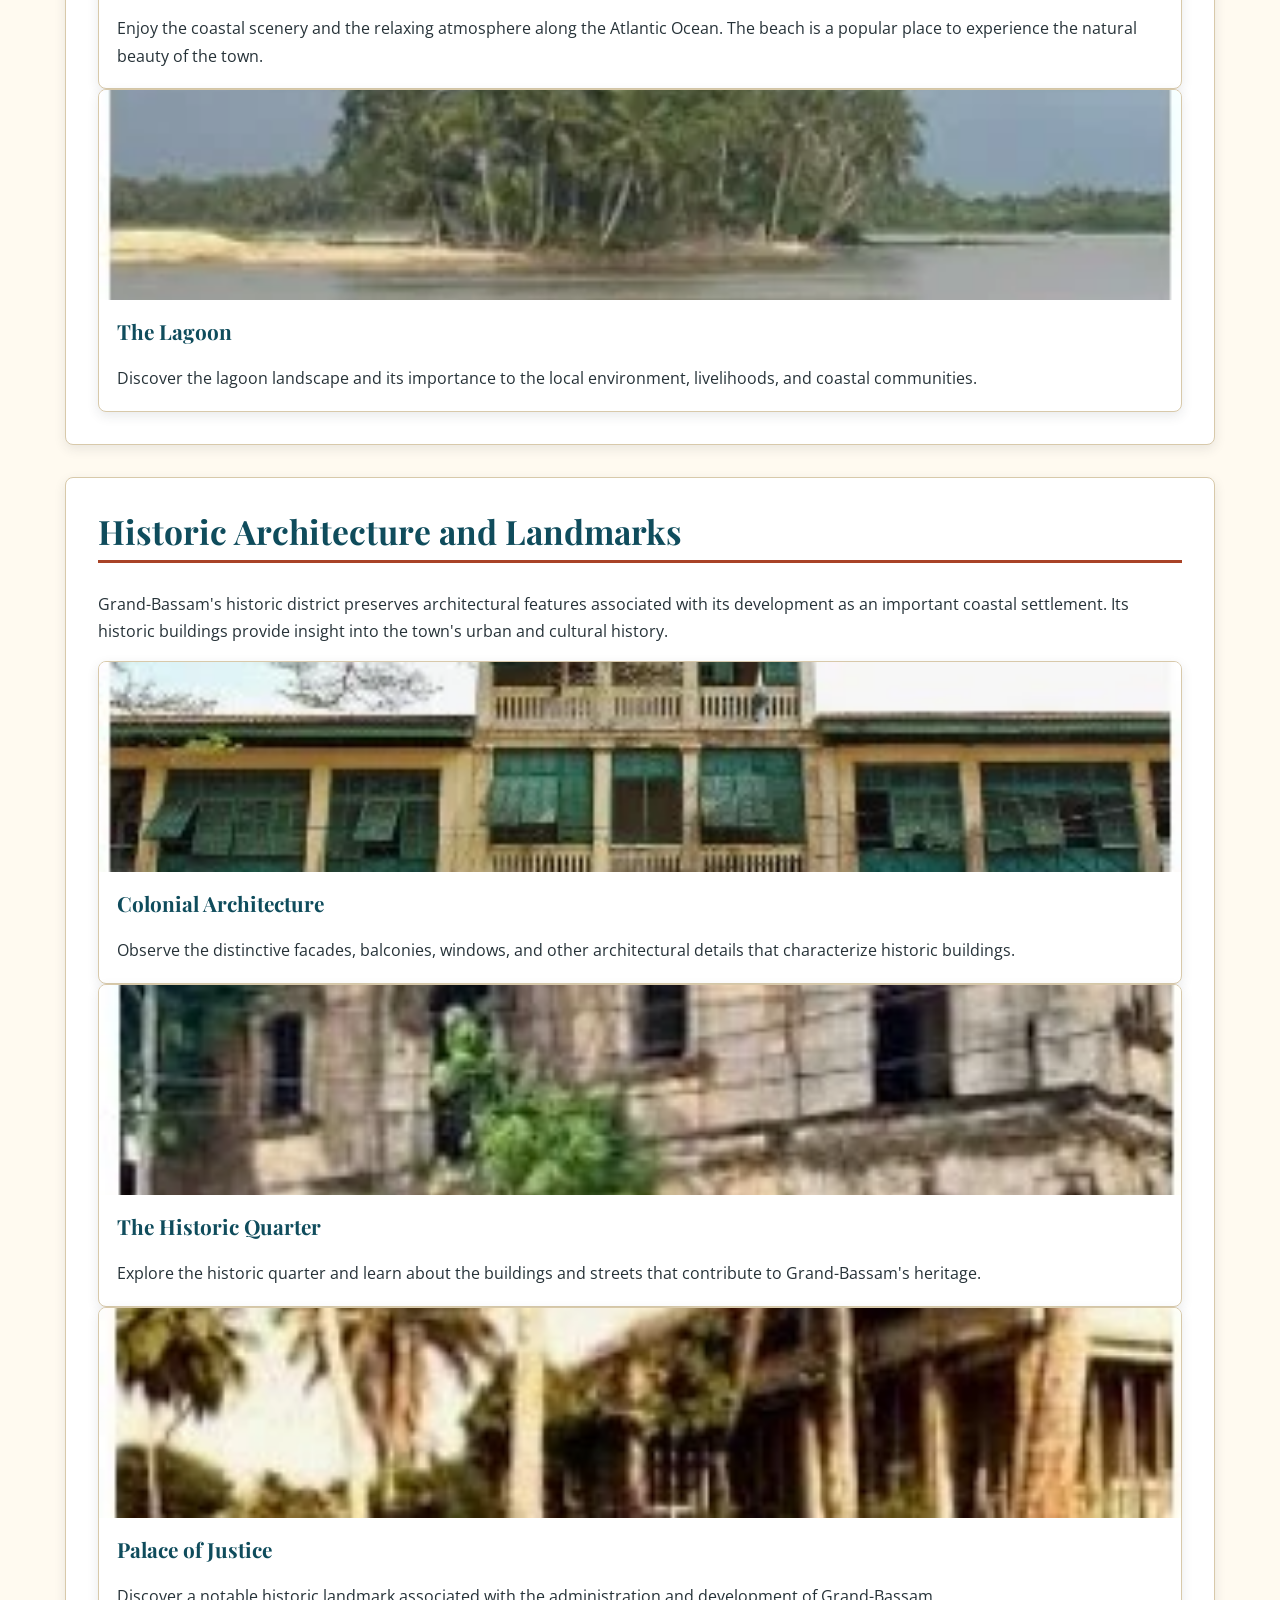
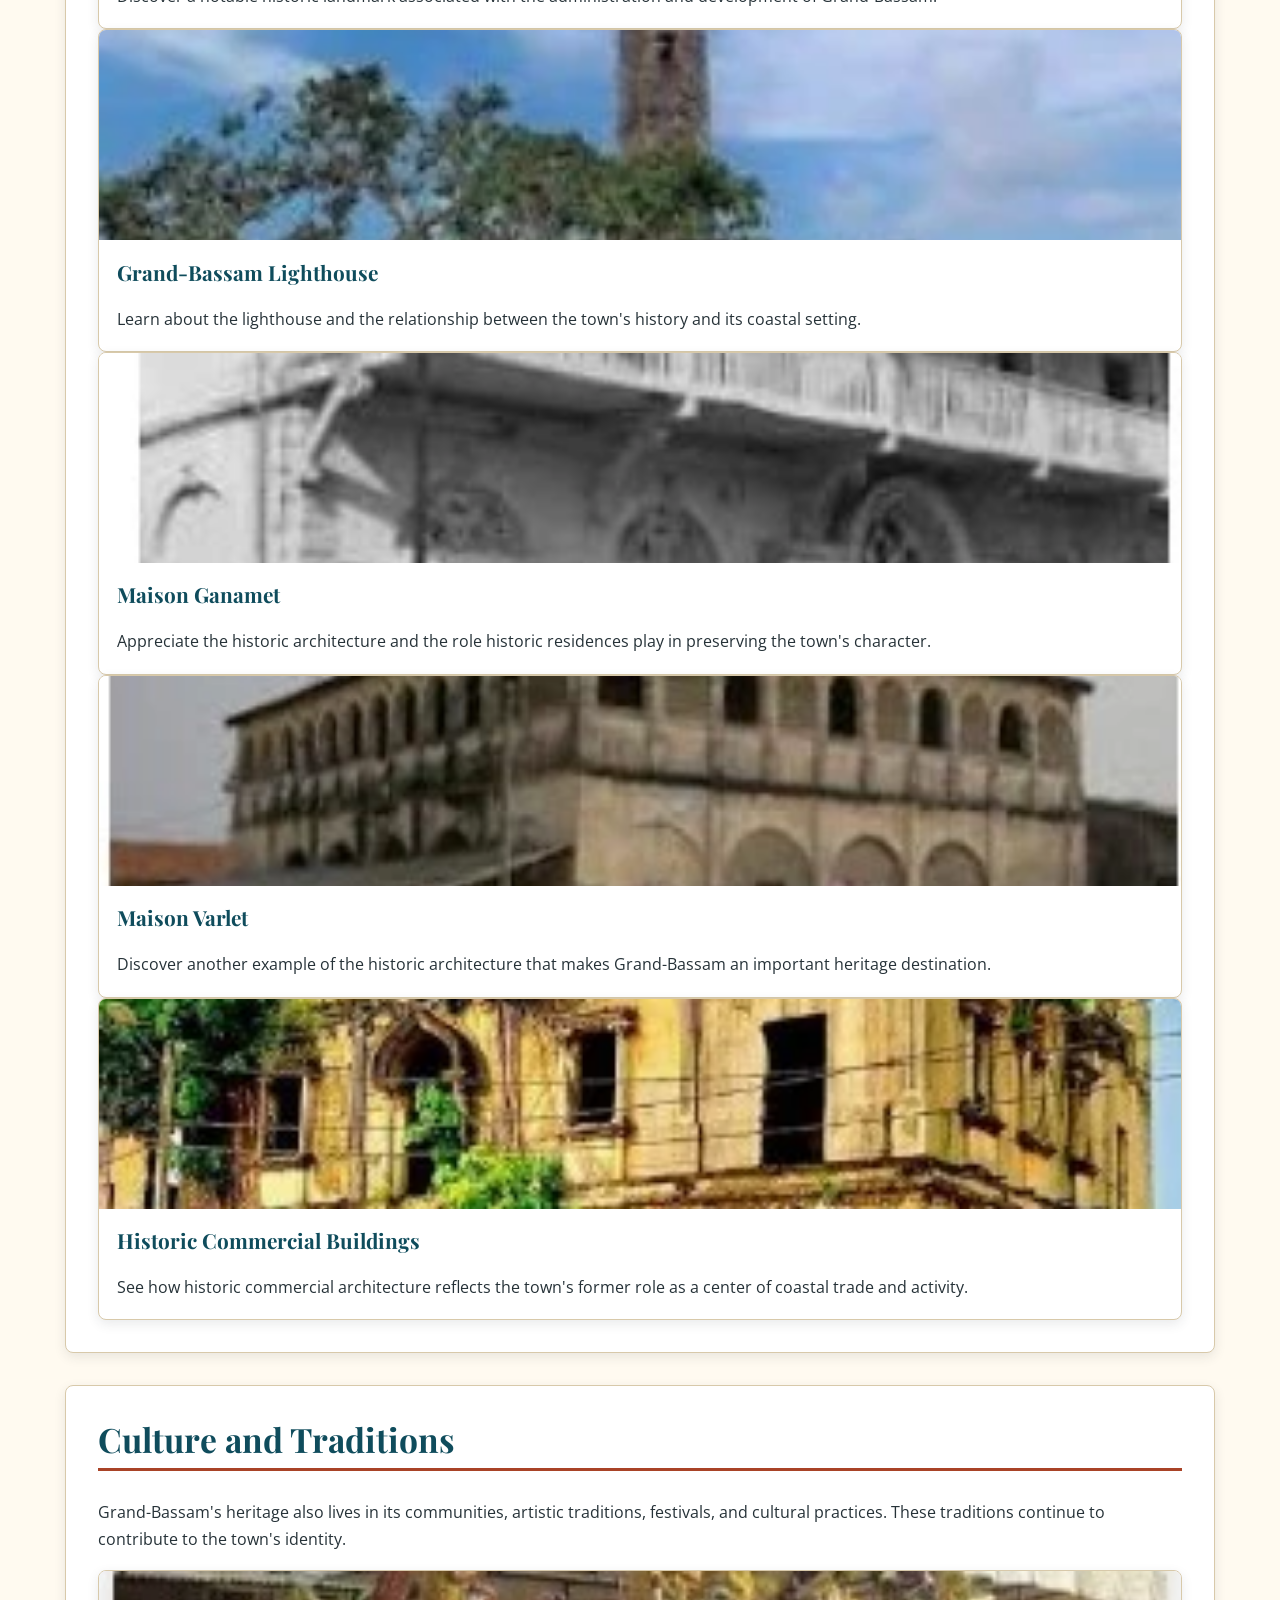
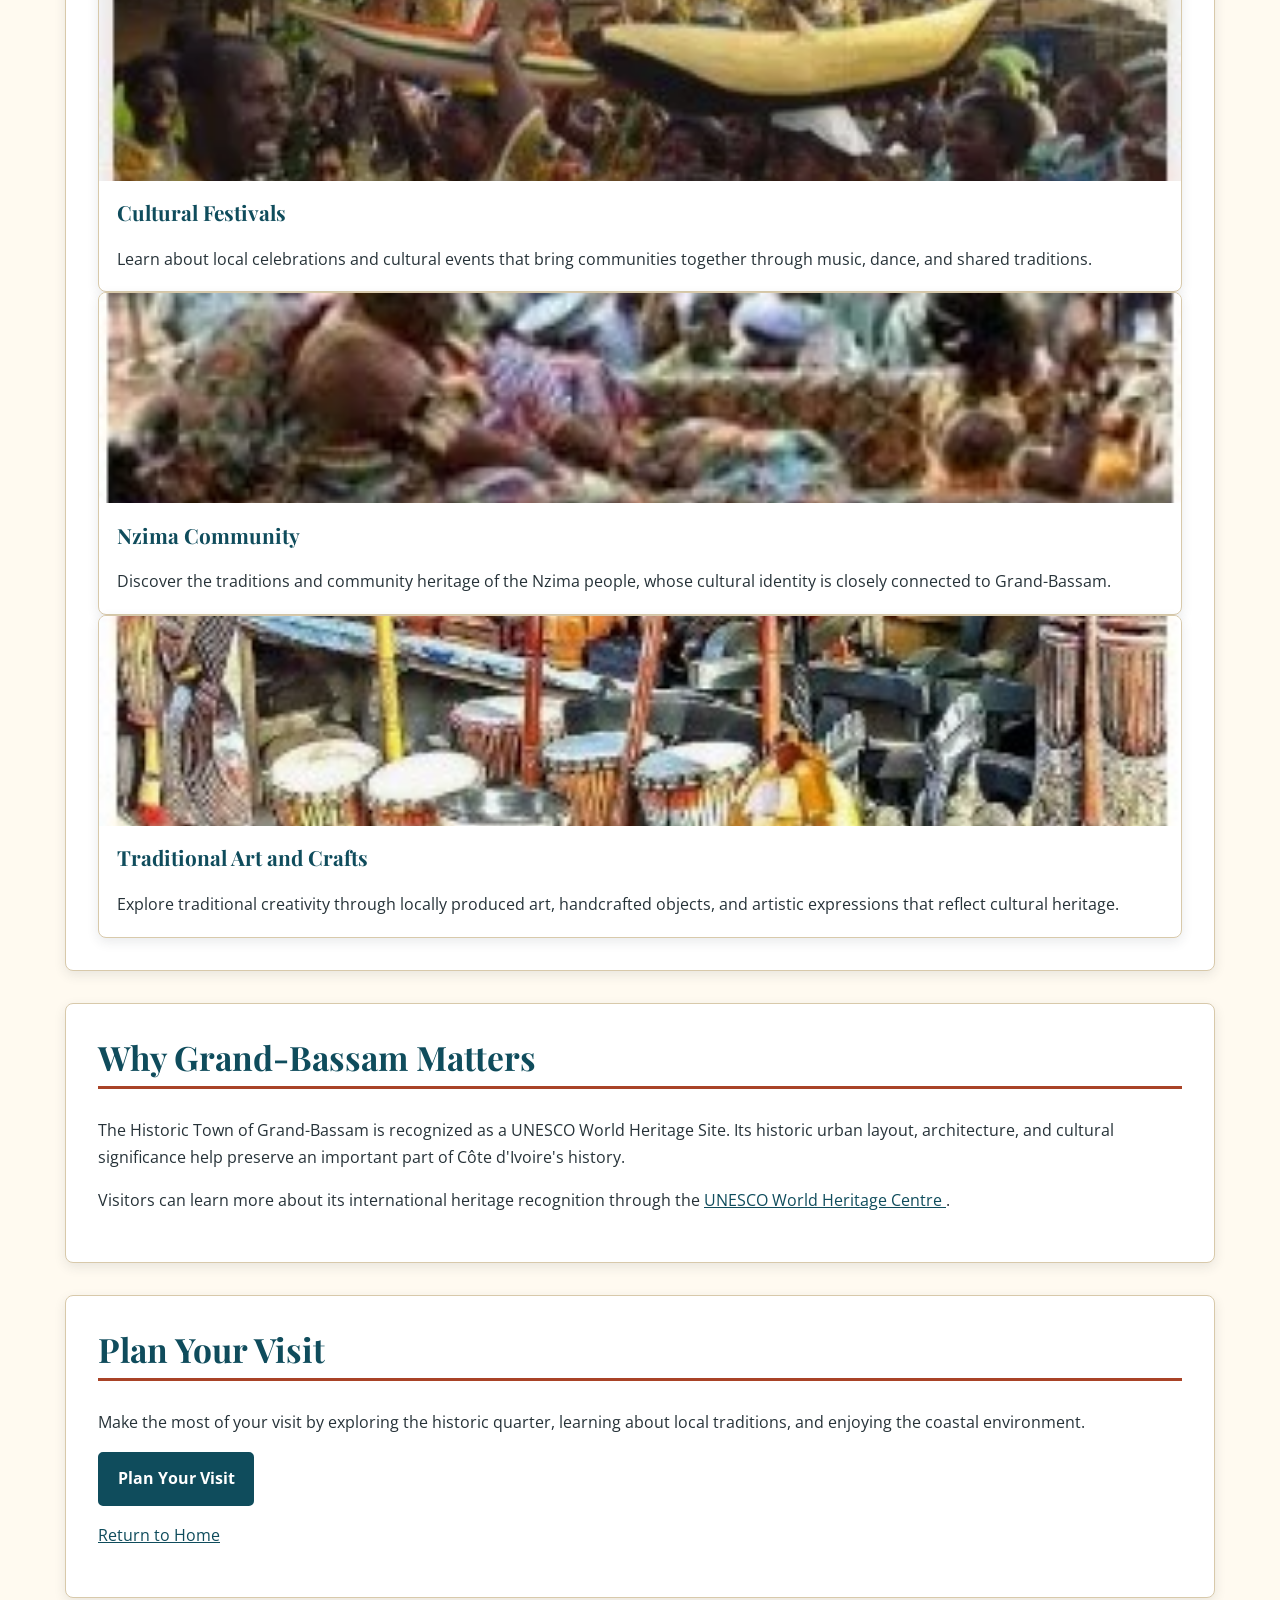
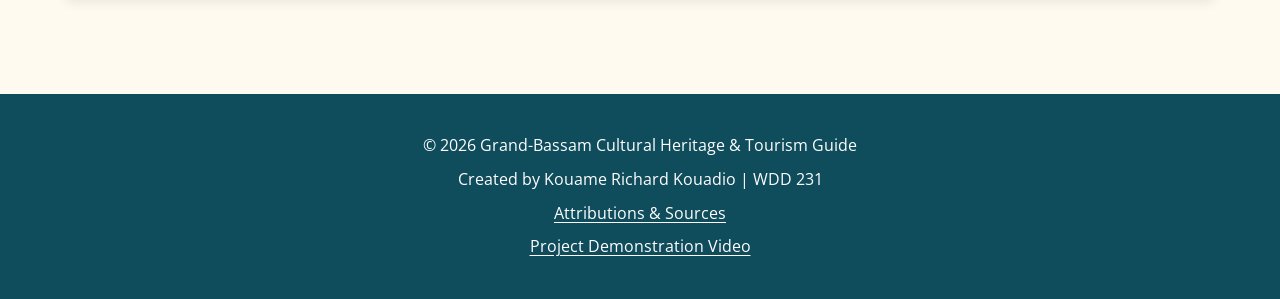
<file: final/attribution.html>
<!DOCTYPE html>
<html lang="en">

<head>
    <meta charset="UTF-8">
    <meta name="viewport" content="width=device-width, initial-scale=1.0">

    <title>Attractions in Grand-Bassam | History, Culture and Beaches</title>

    <meta name="description"
        content="Explore Grand-Bassam's historic colonial architecture, beautiful beaches, cultural heritage, museums, lagoon, and traditional communities in Côte d'Ivoire.">

    <meta name="author" content="Kouame Richard Kouadio">

    <!-- SEO and Social Media Metadata -->
    <meta property="og:title" content="Discover the Historic Attractions of Grand-Bassam">

    <meta property="og:description"
        content="Explore the historic streets, colonial architecture, cultural heritage, lagoon, and beautiful Atlantic beaches of Grand-Bassam, Côte d'Ivoire.">

    <meta property="og:image" content="https://richard-kouadio.github.io/wdd231/final/images/grand-bassam-beach.webp">

    <meta property="og:url" content="https://richard-kouadio.github.io/wdd231/final/attraction.html">

    <meta property="og:type" content="website">

    <!-- Favicon -->
    <link rel="icon" href="images/favicon.svg" type="image/svg+xml">

    <!-- Google Fonts -->
    <link rel="preconnect" href="https://fonts.googleapis.com">
    <link rel="preconnect" href="https://fonts.gstatic.com" crossorigin>
    <link
        href="https://fonts.googleapis.com/css2?family=Open+Sans:wght@400;600;700&family=Playfair+Display:wght@400;600;700&display=swap"
        rel="stylesheet">

    <!-- External CSS -->
    <link rel="stylesheet" href="styles/small.css">
    <link rel="stylesheet" href="styles/larger.css">

    <!-- External JavaScript -->
    <script type="module" src="scripts/main.js"></script>
    <script type="module" src="scripts/attractions.js"></script>
</head>

<body>
    <a class="skip-link" href="#main-content">Skip to main content</a>

    <header>
        <div class="header-container">
            <div class="nav-container">

                <a class="logo-link" href="index.html">
                    <img class="logo" src="images/logo.webp" alt="" width="52" height="52">
                    <span class="logo-text">Grand-Bassam Heritage</span>
                </a>

                <button id="menu-button" class="menu-button" type="button" aria-label="Open navigation menu"
                    aria-expanded="false" aria-controls="navigation">

                    <span class="menu-icon" aria-hidden="true"></span>
                </button>

                <nav id="navigation" class="navigation" aria-label="Main navigation">

                    <ul>
                        <li>
                            <a href="index.html">Home</a>
                        </li>
                        <li>
                            <a href="attraction.html" aria-current="page">
                                Attractions
                            </a>
                        </li>
                        <li>
                            <a href="contact.html">Plan Your Visit</a>
                        </li>
                    </ul>
                </nav>

            </div>
        </div>
    </header>

    <main id="main-content">

        <!-- Page Introduction -->
        <section class="page-header">
            <h1>Discover the Attractions of Grand-Bassam</h1>

            <p>
                Explore the history, architecture, culture, and natural
                beauty of Grand-Bassam, one of Côte d'Ivoire's most
                significant historic coastal towns.
            </p>
        </section>

        <!-- Introduction -->
        <section class="intro-section">
            <h2>A Town Rich in History and Culture</h2>

            <p>
                Grand-Bassam is known for its historic colonial quarter,
                traditional communities, cultural heritage, and Atlantic
                coastline. Its architecture and cultural traditions
                provide a glimpse into the history and identity of
                Côte d'Ivoire.
            </p>

            <p>
                Whether you enjoy exploring historic buildings, learning
                about local traditions, discovering traditional crafts,
                or relaxing by the sea, Grand-Bassam offers a variety
                of attractions to explore.
            </p>

            <img src="images/historic-town.webp" alt="Historic townscape and traditional architecture in Grand-Bassam"
                width="800" height="450" loading="lazy">
        </section>

        <!-- Natural Attractions -->
        <section class="intro-section" id="attractions">
            <h2>Natural Attractions</h2>

            <div class="card-container">

                <article class="card">
                    <img class="card-image" src="images/grand-bassam-beach.webp"
                        alt="Sandy Atlantic coastline and beach in Grand-Bassam" width="800" height="450"
                        loading="lazy">

                    <div class="card-content">
                        <h3>Grand-Bassam Beach</h3>

                        <p>
                            Enjoy the coastal scenery and the relaxing
                            atmosphere along the Atlantic Ocean.
                            The beach is a popular place to experience
                            the natural beauty of the town.
                        </p>
                    </div>
                </article>

                <article class="card">
                    <img class="card-image" src="images/grand-bassam-lagoon.webp"
                        alt="Peaceful lagoon landscape near Grand-Bassam" width="800" height="450" loading="lazy">

                    <div class="card-content">
                        <h3>The Lagoon</h3>

                        <p>
                            Discover the lagoon landscape and its
                            importance to the local environment,
                            livelihoods, and coastal communities.
                        </p>
                    </div>
                </article>

            </div>
        </section>

        <!-- Historic Architecture -->
        <section class="intro-section">
            <h2>Historic Architecture and Landmarks</h2>

            <p>
                Grand-Bassam's historic district preserves architectural
                features associated with its development as an important
                coastal settlement. Its historic buildings provide
                insight into the town's urban and cultural history.
            </p>

            <div class="card-container">

                <article class="card">
                    <img class="card-image" src="images/colonial-architecture.webp"
                        alt="Historic colonial-era architectural details in Grand-Bassam" width="800" height="450"
                        loading="lazy">

                    <div class="card-content">
                        <h3>Colonial Architecture</h3>

                        <p>
                            Observe the distinctive facades, balconies,
                            windows, and other architectural details
                            that characterize historic buildings.
                        </p>
                    </div>
                </article>

                <article class="card">
                    <img class="card-image" src="images/quartier-colonial.webp"
                        alt="Historic buildings in the colonial quarter of Grand-Bassam" width="800" height="450"
                        loading="lazy">

                    <div class="card-content">
                        <h3>The Historic Quarter</h3>

                        <p>
                            Explore the historic quarter and learn
                            about the buildings and streets that
                            contribute to Grand-Bassam's heritage.
                        </p>
                    </div>
                </article>

                <article class="card">
                    <img class="card-image" src="images/palais-justice.webp"
                        alt="Historic Palace of Justice building in Grand-Bassam" width="800" height="450"
                        loading="lazy">

                    <div class="card-content">
                        <h3>Palace of Justice</h3>

                        <p>
                            Discover a notable historic landmark
                            associated with the administration and
                            development of Grand-Bassam.
                        </p>
                    </div>
                </article>

                <article class="card">
                    <img class="card-image" src="images/phare-grand-bassam.webp"
                        alt="Grand-Bassam lighthouse standing near the coast" width="800" height="450" loading="lazy">

                    <div class="card-content">
                        <h3>Grand-Bassam Lighthouse</h3>

                        <p>
                            Learn about the lighthouse and the
                            relationship between the town's history
                            and its coastal setting.
                        </p>
                    </div>
                </article>

                <article class="card">
                    <img class="card-image" src="images/maison-ganamet.webp"
                        alt="Historic Maison Ganamet building in Grand-Bassam" width="800" height="450" loading="lazy">

                    <div class="card-content">
                        <h3>Maison Ganamet</h3>

                        <p>
                            Appreciate the historic architecture
                            and the role historic residences play
                            in preserving the town's character.
                        </p>
                    </div>
                </article>

                <article class="card">
                    <img class="card-image" src="images/maison-varlet.webp"
                        alt="Traditional historic architecture at Maison Varlet" width="800" height="450"
                        loading="lazy">

                    <div class="card-content">
                        <h3>Maison Varlet</h3>

                        <p>
                            Discover another example of the historic
                            architecture that makes Grand-Bassam
                            an important heritage destination.
                        </p>
                    </div>
                </article>

                <article class="card">
                    <img class="card-image" src="images/commercial-buildings.webp"
                        alt="Historic commercial buildings in Grand-Bassam" width="800" height="450" loading="lazy">

                    <div class="card-content">
                        <h3>Historic Commercial Buildings</h3>

                        <p>
                            See how historic commercial architecture
                            reflects the town's former role as a
                            center of coastal trade and activity.
                        </p>
                    </div>
                </article>

            </div>
        </section>

        <!-- Cultural Attractions -->
        <section class="intro-section">
            <h2>Culture and Traditions</h2>

            <p>
                Grand-Bassam's heritage also lives in its communities,
                artistic traditions, festivals, and cultural practices.
                These traditions continue to contribute to the town's
                identity.
            </p>

            <div class="card-container">

                <article class="card">
                    <img class="card-image" src="images/cultural-festival.webp"
                        alt="Cultural celebration highlighting traditions in Grand-Bassam" width="800" height="450"
                        loading="lazy">

                    <div class="card-content">
                        <h3>Cultural Festivals</h3>

                        <p>
                            Learn about local celebrations and cultural
                            events that bring communities together
                            through music, dance, and shared traditions.
                        </p>
                    </div>
                </article>

                <article class="card">
                    <img class="card-image" src="images/nzima-community.webp"
                        alt="Nzima community and cultural life in Grand-Bassam" width="800" height="450" loading="lazy">

                    <div class="card-content">
                        <h3>Nzima Community</h3>

                        <p>
                            Discover the traditions and community
                            heritage of the Nzima people, whose
                            cultural identity is closely connected
                            to Grand-Bassam.
                        </p>
                    </div>
                </article>

                <article class="card">
                    <img class="card-image" src="images/art-craft.webp"
                        alt="Traditional artwork and handcrafted objects" width="800" height="450" loading="lazy">

                    <div class="card-content">
                        <h3>Traditional Art and Crafts</h3>

                        <p>
                            Explore traditional creativity through
                            locally produced art, handcrafted objects,
                            and artistic expressions that reflect
                            cultural heritage.
                        </p>
                    </div>
                </article>

            </div>
        </section>

        <!-- Heritage Importance -->
        <section class="intro-section">
            <h2>Why Grand-Bassam Matters</h2>

            <p>
                The Historic Town of Grand-Bassam is recognized as a
                UNESCO World Heritage Site. Its historic urban layout,
                architecture, and cultural significance help preserve
                an important part of Côte d'Ivoire's history.
            </p>

            <p>
                Visitors can learn more about its international
                heritage recognition through the
                <a href="https://whc.unesco.org/en/list/1322/" target="_blank" rel="noopener noreferrer">
                    UNESCO World Heritage Centre
                </a>.
            </p>
        </section>

        <!-- Call to Action -->
        <section class="intro-section">
            <h2>Plan Your Visit</h2>

            <p>
                Make the most of your visit by exploring the historic
                quarter, learning about local traditions, and enjoying
                the coastal environment.
            </p>

            <p>
                <a class="button" href="contact.html">
                    Plan Your Visit
                </a>
            </p>

            <p>
                <a class="button-secondary" href="index.html">
                    Return to Home
                </a>
            </p>
        </section>

    </main>

    <footer>
        <p>
            &copy; 2026 Grand-Bassam Cultural Heritage &amp; Tourism Guide
        </p>

        <p>
            Created by Kouame Richard Kouadio | WDD 231
        </p>

        <p>
            <a href="attribution.html">Attributions &amp; Sources</a>
        </p>

        <p>
            <a href="https://drive.google.com/file/d/1NVjxXTC312BFTDWSqo1zwfZQO8ubuysf/view?usp=sharing">
                Project Demonstration Video
            </a>
        </p>
    </footer>

</body>

</html>
</file>
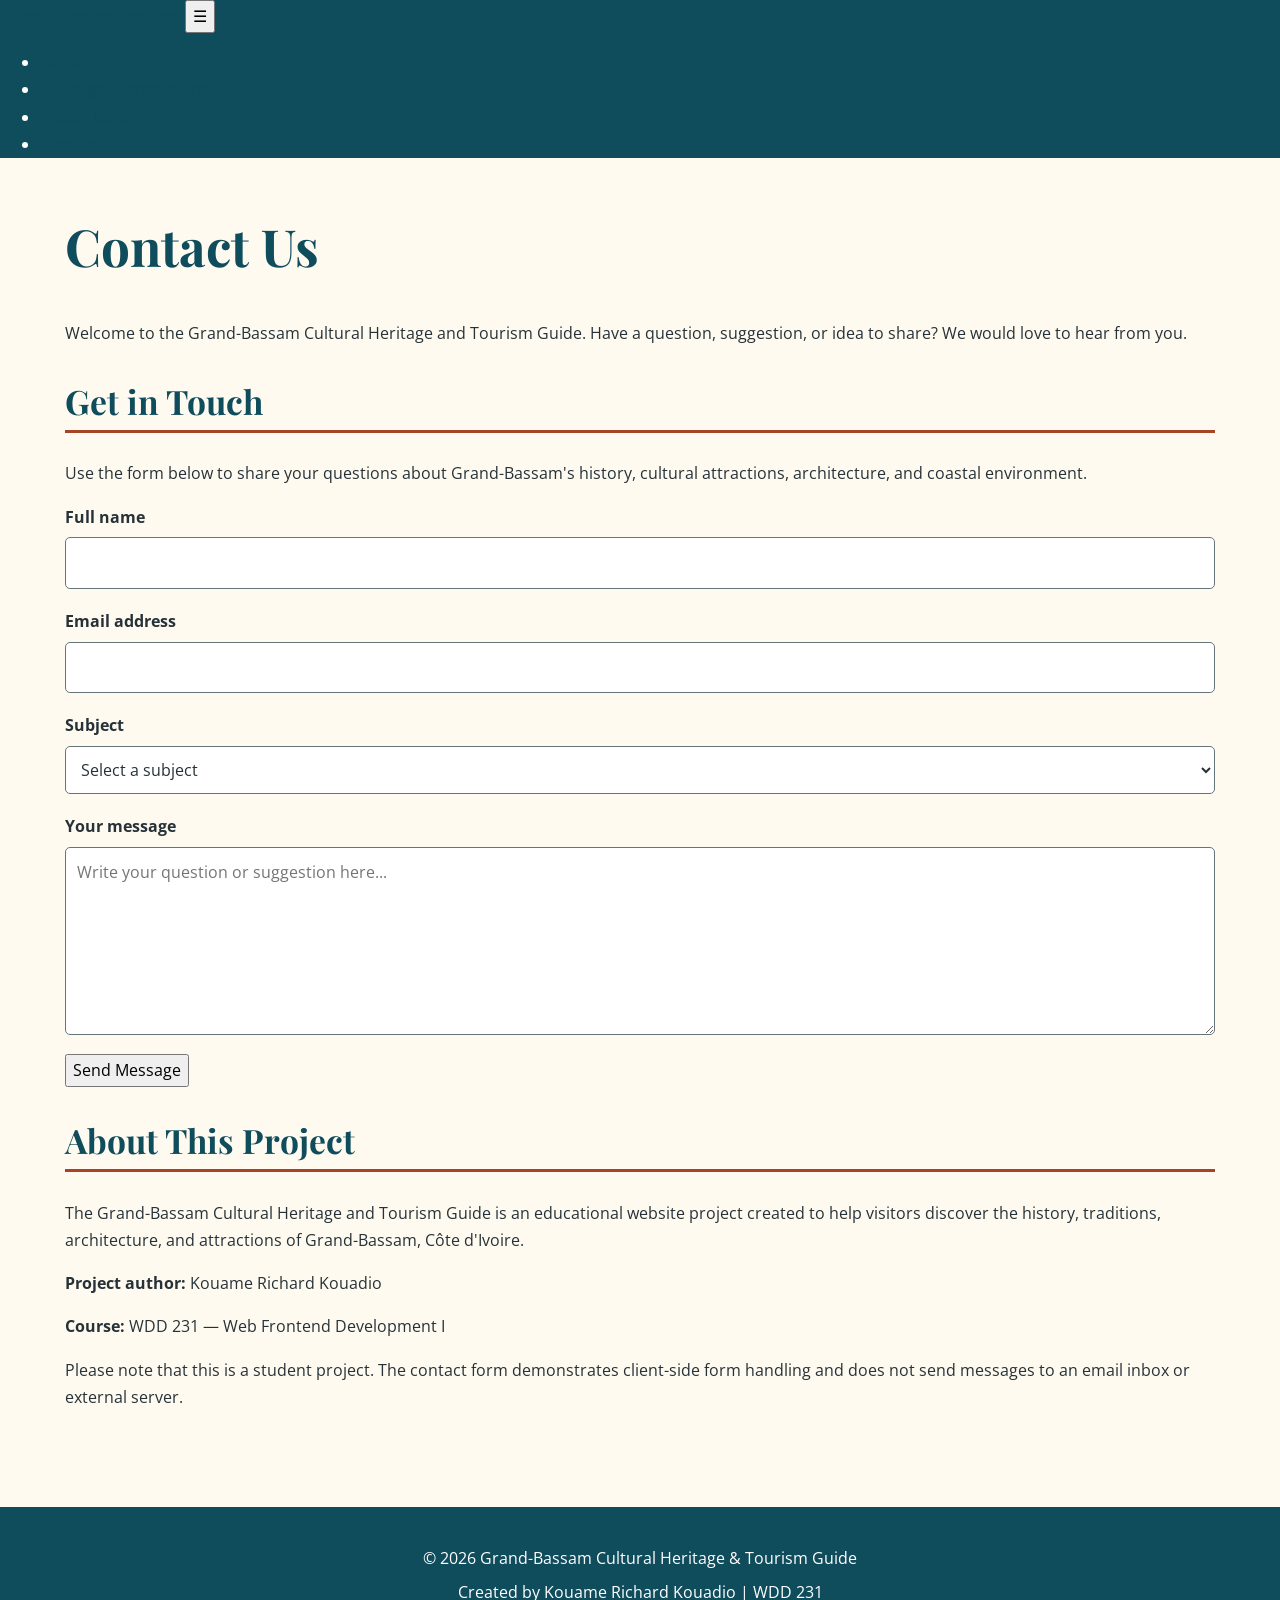
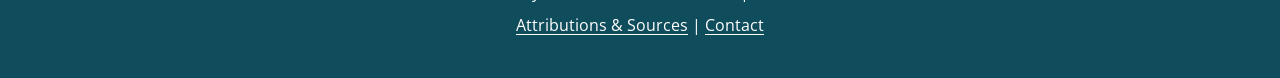
<file: final/contact.html>
<!DOCTYPE html>
<html lang="en">

<head>
    <meta charset="UTF-8">
    <meta name="viewport" content="width=device-width, initial-scale=1.0">

    <title>Contact Us | Grand-Bassam Heritage</title>

    <meta name="description"
        content="Contact the Grand-Bassam Cultural Heritage and Tourism Guide with your questions, suggestions, and interests in exploring Grand-Bassam.">
    <meta name="author" content="Kouame Richard Kouadio">

    <meta property="og:title" content="Contact Us | Grand-Bassam Heritage">
    <meta property="og:description"
        content="Get in touch with the Grand-Bassam Cultural Heritage and Tourism Guide to share questions, suggestions, and travel interests.">
    <meta property="og:type" content="website">
    <meta property="og:url" content="https://richard-kouadio.github.io/wdd231/final/contact.html">
    <meta property="og:image" content="https://richard-kouadio.github.io/wdd231/final/images/grand-bassam-beach.webp">

    <link rel="icon" href="images/favicon.png" type="image/png">

    <link rel="preconnect" href="https://fonts.googleapis.com">
    <link rel="preconnect" href="https://fonts.gstatic.com" crossorigin>

    <link
        href="https://fonts.googleapis.com/css2?family=Open+Sans:wght@400;600;700&family=Playfair+Display:wght@600;700&display=swap"
        rel="stylesheet">

    <link rel="stylesheet" href="styles/small.css">
    <link rel="stylesheet" href="styles/larger.css">

    <script src="scripts/main.js" defer></script>
    <script src="scripts/contact.js" defer></script>
</head>

<body>
    <a class="skip-link" href="#main-content">Skip to main content</a>

    <header>
        <div class="header-content">
            <a class="site-title" href="index.html">
                Grand-Bassam Heritage
            </a>

            <button id="menu-button" type="button" aria-label="Open navigation menu" aria-expanded="false"
                aria-controls="navigation">
                ☰
            </button>

            <nav id="navigation" aria-label="Main navigation">
                <ul>
                    <li>
                        <a href="index.html">Home</a>
                    </li>
                    <li>
                        <a href="attraction.html">
                            Heritage &amp; Attractions
                        </a>
                    </li>
                    <li>
                        <a href="visitor.html">Visitor Guide</a>
                    </li>
                    <li>
                        <a href="contact.html" aria-current="page">
                            Contact
                        </a>
                    </li>
                </ul>
            </nav>
        </div>
    </header>

    <main id="main-content">
        <section class="page-intro">
            <h1>Contact Us</h1>

            <p>
                Welcome to the Grand-Bassam Cultural Heritage and Tourism
                Guide. Have a question, suggestion, or idea to share?
                We would love to hear from you.
            </p>
        </section>

        <section class="contact-section">
            <h2>Get in Touch</h2>

            <p>
                Use the form below to share your questions about
                Grand-Bassam's history, cultural attractions, architecture,
                and coastal environment.
            </p>

            <form id="contact-form" action="contact.html" method="get">
                <div class="form-group">
                    <label for="name">Full name</label>
                    <input type="text" id="name" name="name" autocomplete="name" minlength="2" maxlength="100" required>
                </div>

                <div class="form-group">
                    <label for="email">Email address</label>
                    <input type="email" id="email" name="email" autocomplete="email" maxlength="150" required>
                </div>

                <div class="form-group">
                    <label for="subject">Subject</label>
                    <select id="subject" name="subject" required>
                        <option value="">Select a subject</option>
                        <option value="heritage">
                            Historical and cultural heritage
                        </option>
                        <option value="attractions">
                            Attractions and places to visit
                        </option>
                        <option value="visitor-information">
                            Visitor information
                        </option>
                        <option value="website-feedback">
                            Website feedback
                        </option>
                        <option value="other">Other</option>
                    </select>
                </div>

                <div class="form-group">
                    <label for="message">Your message</label>
                    <textarea id="message" name="message" rows="6" minlength="10" maxlength="2000"
                        placeholder="Write your question or suggestion here..." required></textarea>
                </div>

                <button type="submit">Send Message</button>
            </form>

            <p id="contact-status" role="status" aria-live="polite"></p>
        </section>

        <section class="contact-information">
            <h2>About This Project</h2>

            <p>
                The Grand-Bassam Cultural Heritage and Tourism Guide is
                an educational website project created to help visitors
                discover the history, traditions, architecture, and
                attractions of Grand-Bassam, Côte d'Ivoire.
            </p>

            <p>
                <strong>Project author:</strong> Kouame Richard Kouadio
            </p>

            <p>
                <strong>Course:</strong> WDD 231 — Web Frontend
                Development I
            </p>

            <p>
                Please note that this is a student project. The contact
                form demonstrates client-side form handling and does
                not send messages to an email inbox or external server.
            </p>
        </section>
    </main>

    <footer>
        <p>
            &copy; 2026 Grand-Bassam Cultural Heritage &amp; Tourism Guide
        </p>

        <p>
            Created by Kouame Richard Kouadio | WDD 231
        </p>

        <p>
            <a href="attribution.html">Attributions &amp; Sources</a>
            |
            <a href="contact.html" aria-current="page">Contact</a>
        </p>
    </footer>
</body>

</html>
</file>
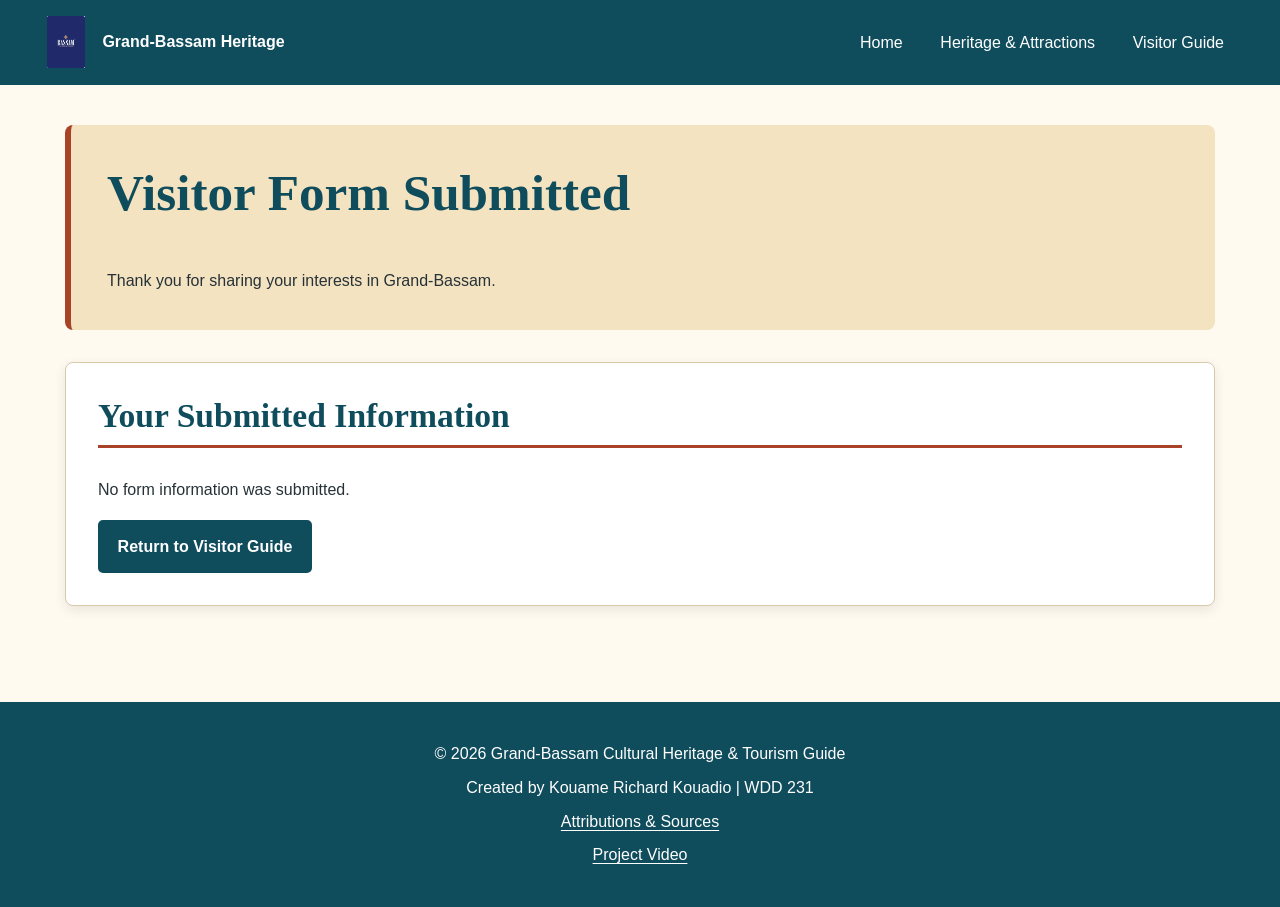
<file: final/form-action.html>
<!DOCTYPE html>
<html lang="en">

<head>
    <meta charset="UTF-8">
    <meta name="viewport" content="width=device-width, initial-scale=1.0">

    <title>Form Confirmation | Grand-Bassam Guide</title>
    <meta name="description" content="Confirmation and summary of your Grand-Bassam visitor interest form submission.">
    <meta name="author" content="Kouame Richard Kouadio">

    <link rel="icon" href="images/favicon.svg" type="image/svg+xml">
    <link rel="stylesheet" href="styles/small.css">
    <link rel="stylesheet" href="styles/larger.css">

    <script type="module" src="scripts/main.js"></script>
    <script type="module" src="scripts/form-action.js"></script>
</head>

<body>
    <a class="skip-link" href="#main-content">Skip to main content</a>

    <header>
        <div class="header-container">
            <div class="nav-container">
                <a class="logo-link" href="index.html">
                    <img class="logo" src="images/logo.webp" alt="" width="52" height="52">
                    <span class="logo-text">Grand-Bassam Heritage</span>
                </a>

                <button id="menu-button" class="menu-button" type="button" aria-label="Open navigation menu"
                    aria-expanded="false" aria-controls="navigation">
                    <span class="menu-icon" aria-hidden="true"></span>
                </button>

                <nav id="navigation" class="navigation" aria-label="Main navigation">
                    <ul>
                        <li><a href="index.html">Home</a></li>
                        <li><a href="attraction.html">Heritage &amp; Attractions</a></li>
                        <li><a href="visitor.html">Visitor Guide</a></li>
                    </ul>
                </nav>
            </div>
        </div>
    </header>

    <main id="main-content">
        <section class="page-header">
            <h1>Visitor Form Submitted</h1>
            <p>Thank you for sharing your interests in Grand-Bassam.</p>
        </section>

        <section class="form-container">
            <h2>Your Submitted Information</h2>

            <div id="form-results" aria-live="polite" role="status">
                <p>Loading submitted information...</p>
            </div>

            <a class="button" href="visitor.html">Return to Visitor Guide</a>
        </section>
    </main>

    <footer>
        <p>&copy; 2026 Grand-Bassam Cultural Heritage &amp; Tourism Guide</p>
        <p>Created by Kouame Richard Kouadio | WDD 231</p>
        <p><a href="attribution.html">Attributions &amp; Sources</a></p>
        <p><a href="https://drive.google.com/file/d/1NVjxXTC312BFTDWSqo1zwfZQO8ubuysf/view?usp=sharing" target="_blank"
                rel="noopener noreferrer">Project Video</a></p>
    </footer>
</body>

</html>
</file>
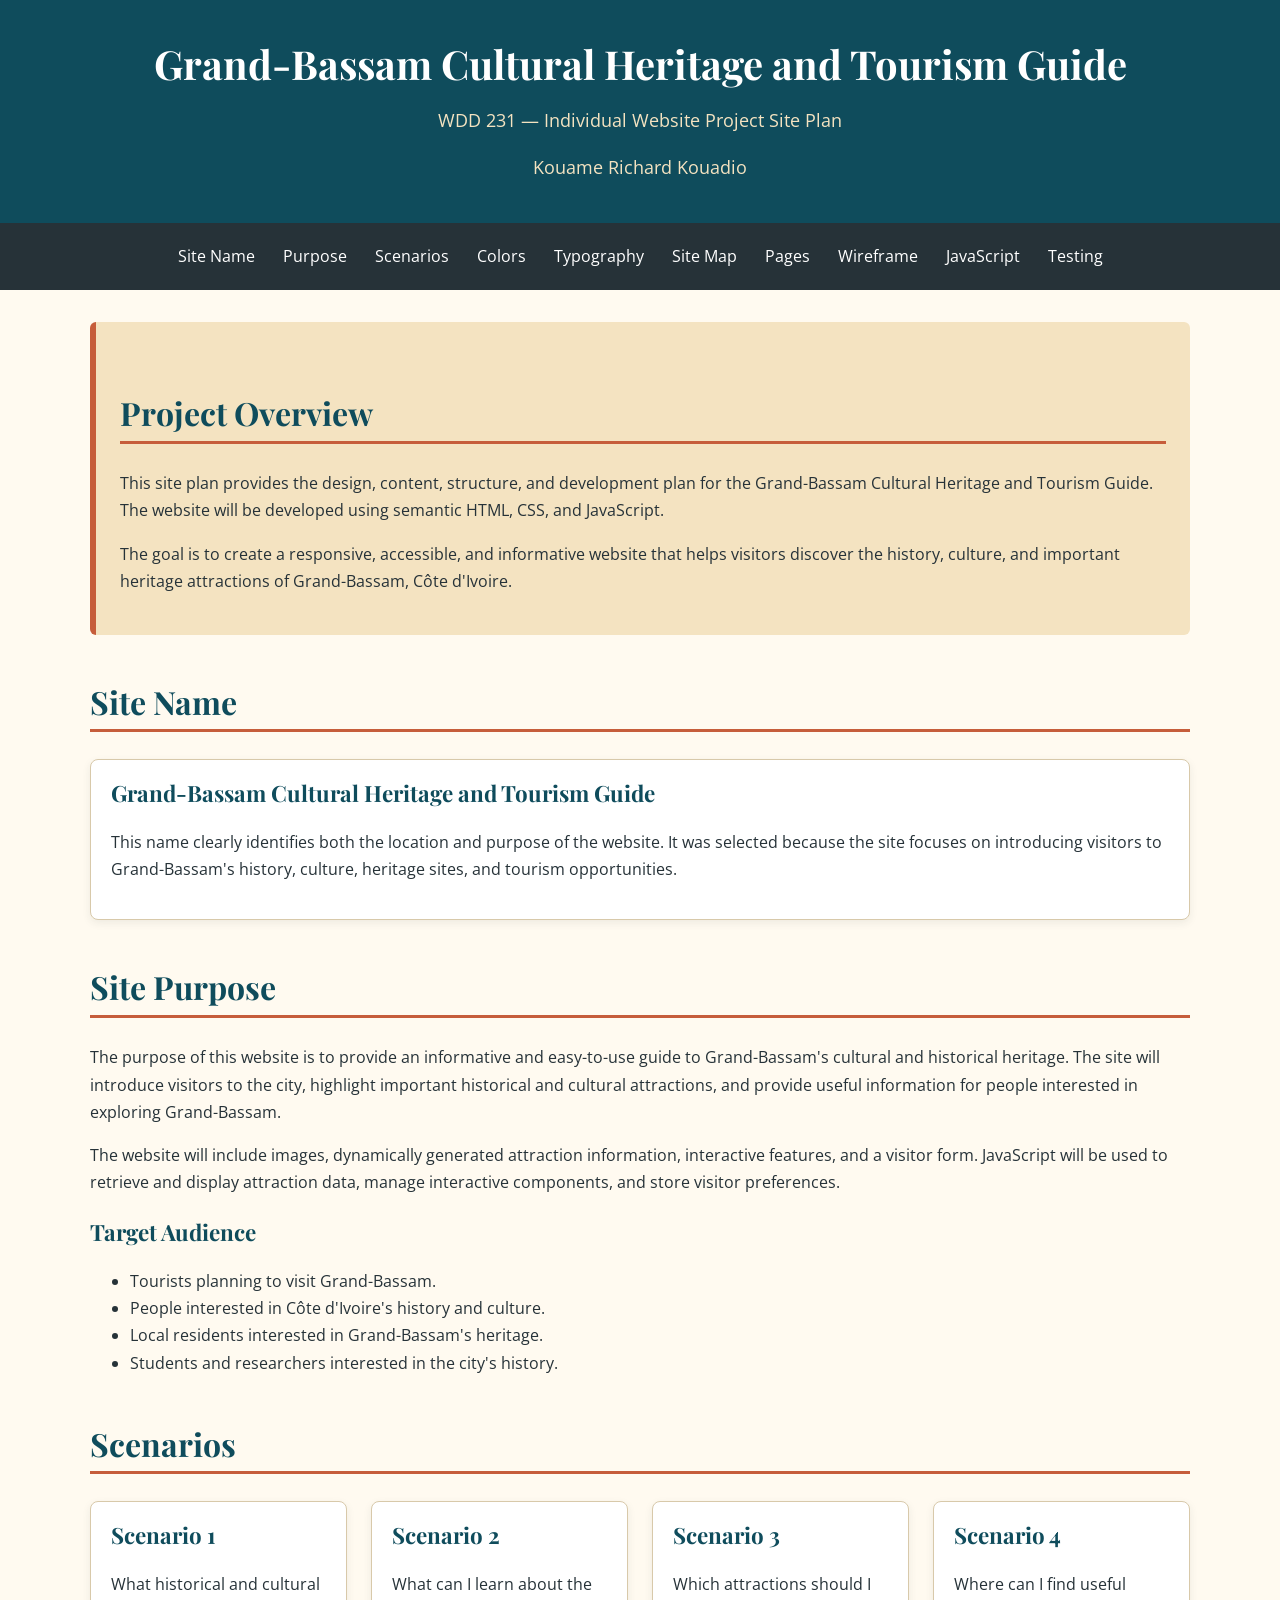
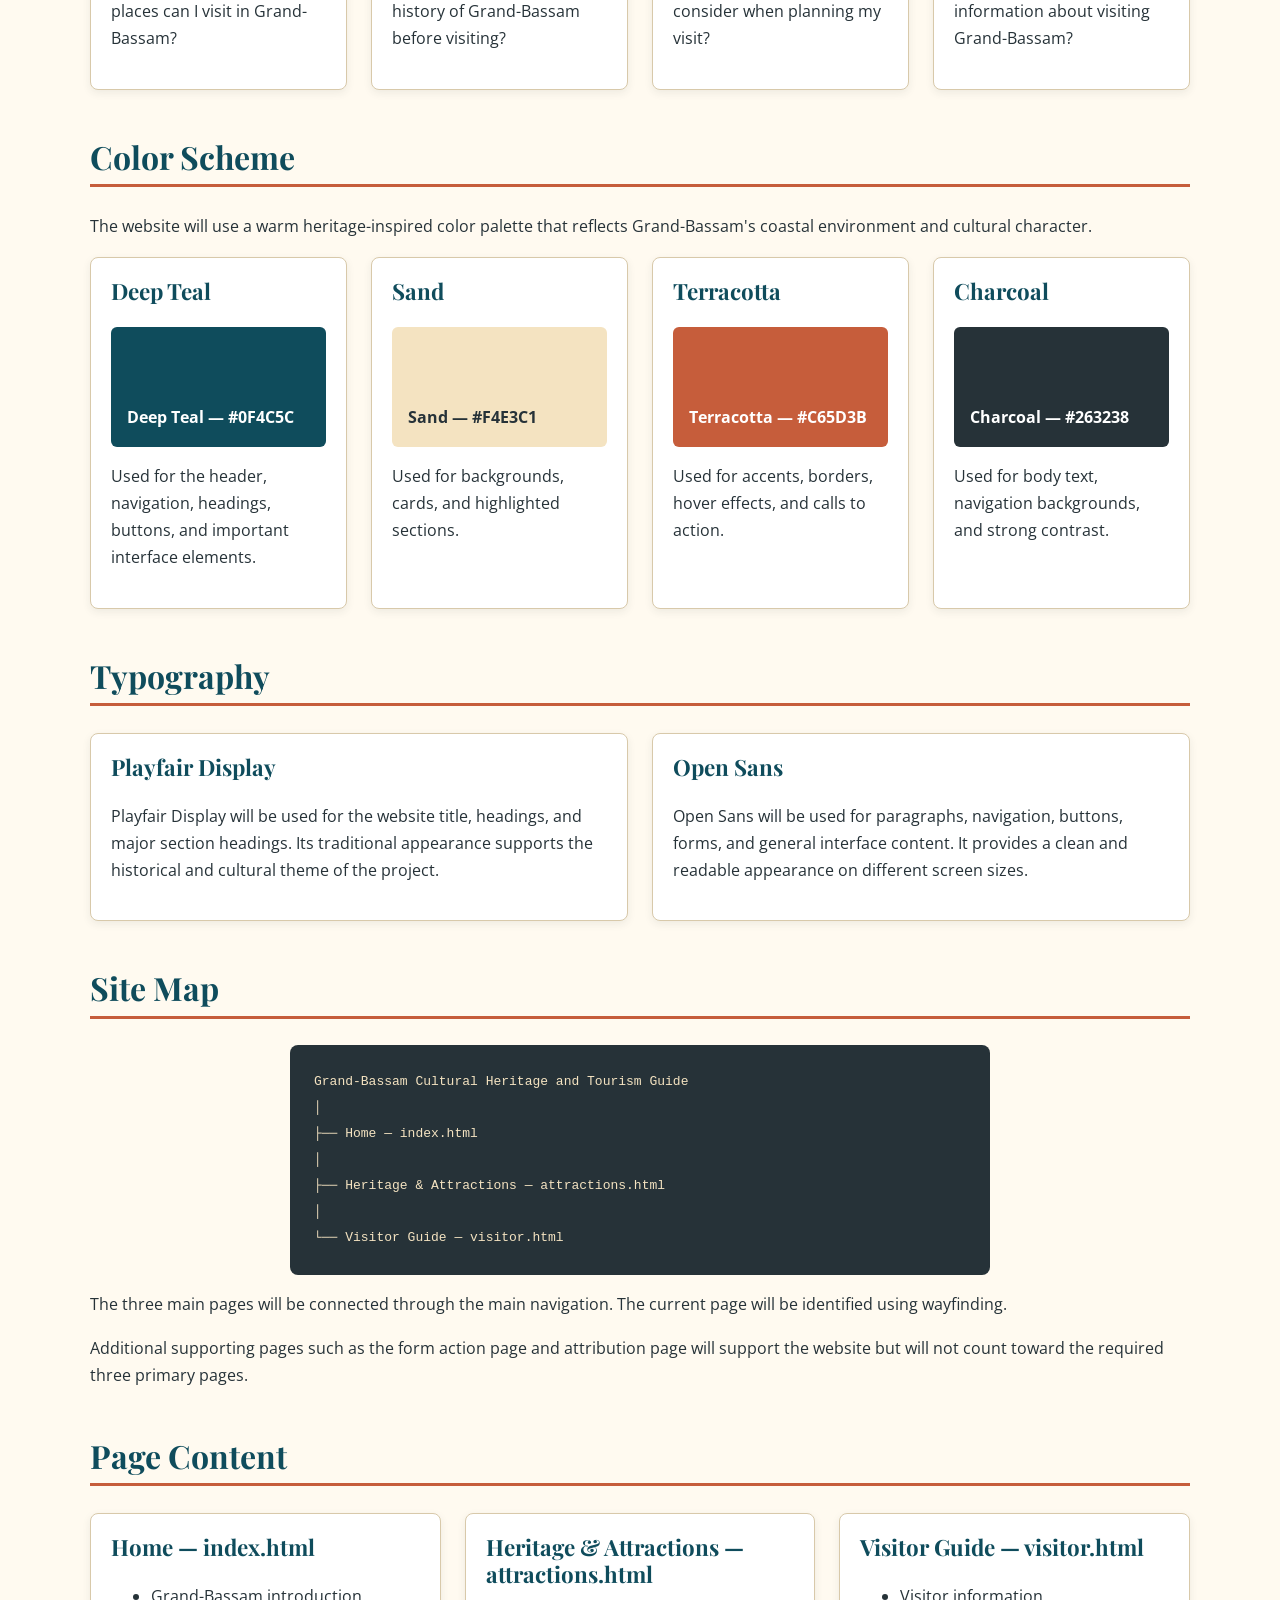
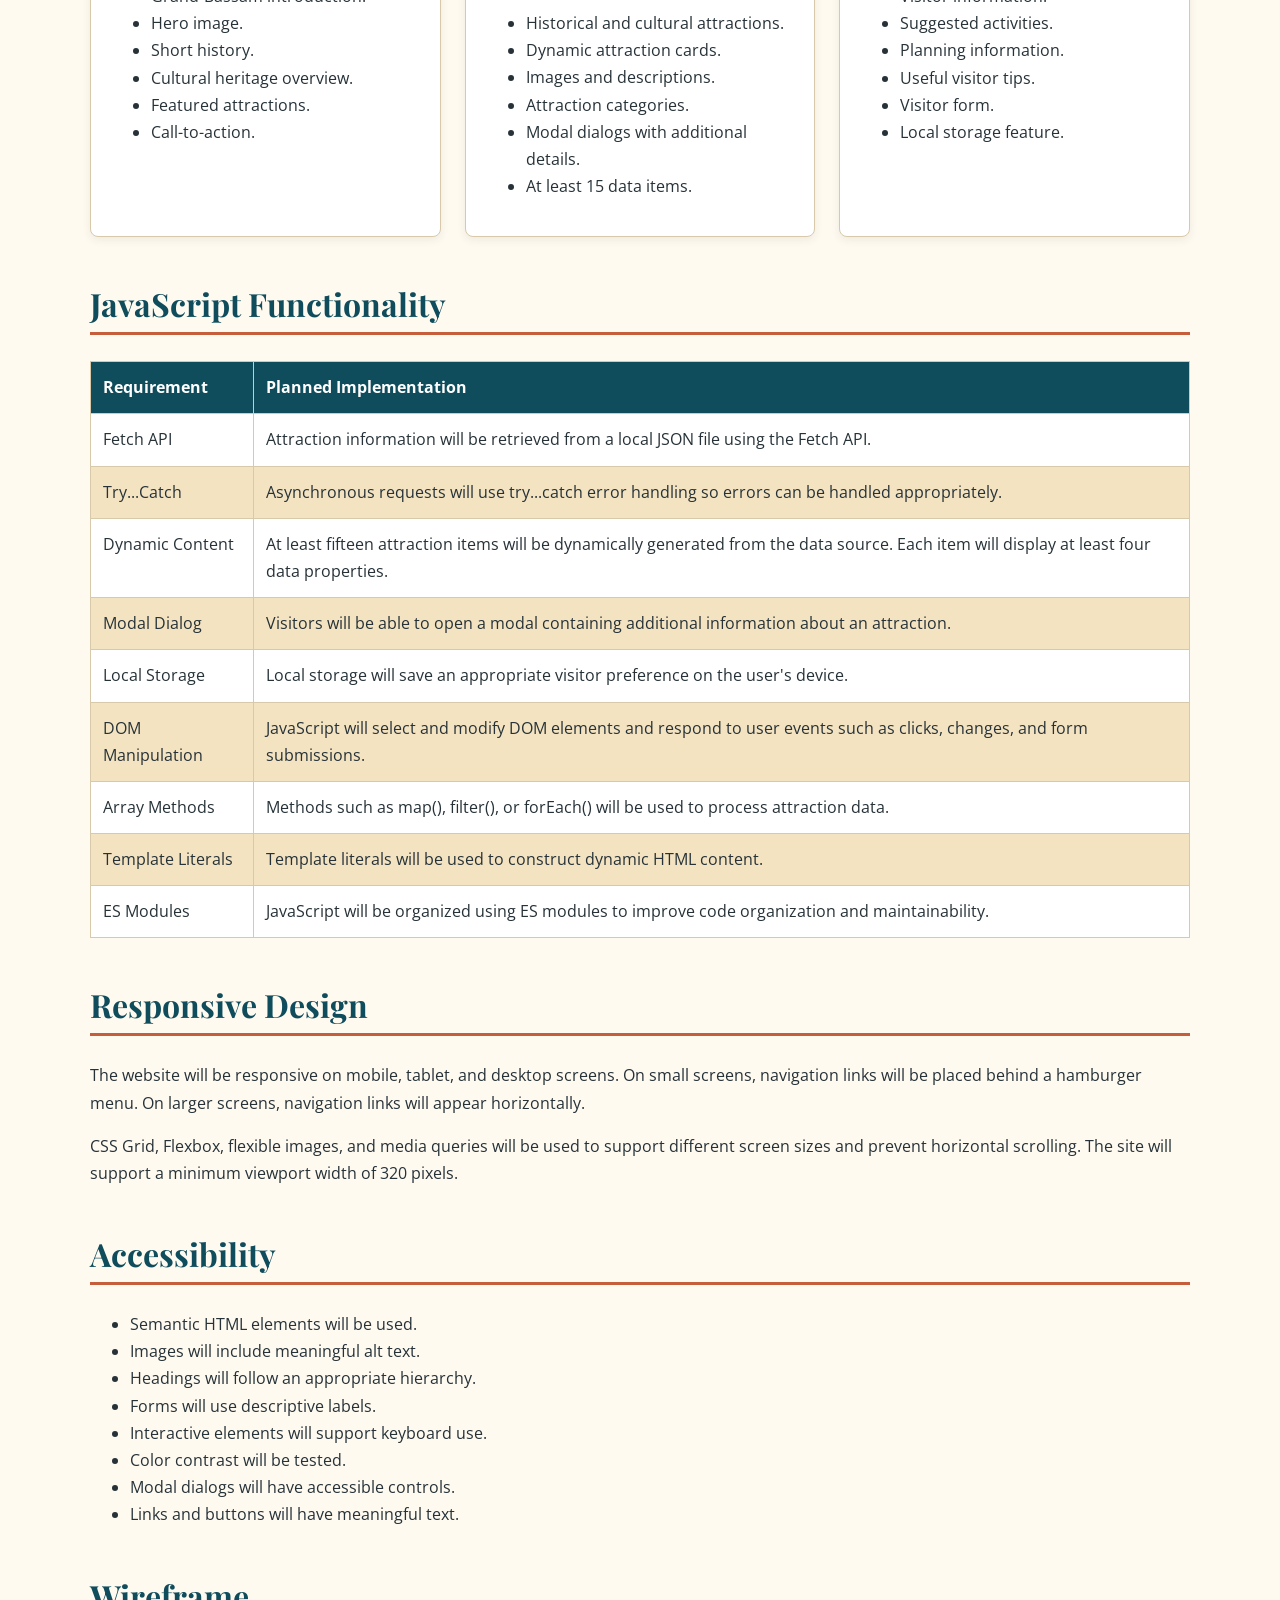
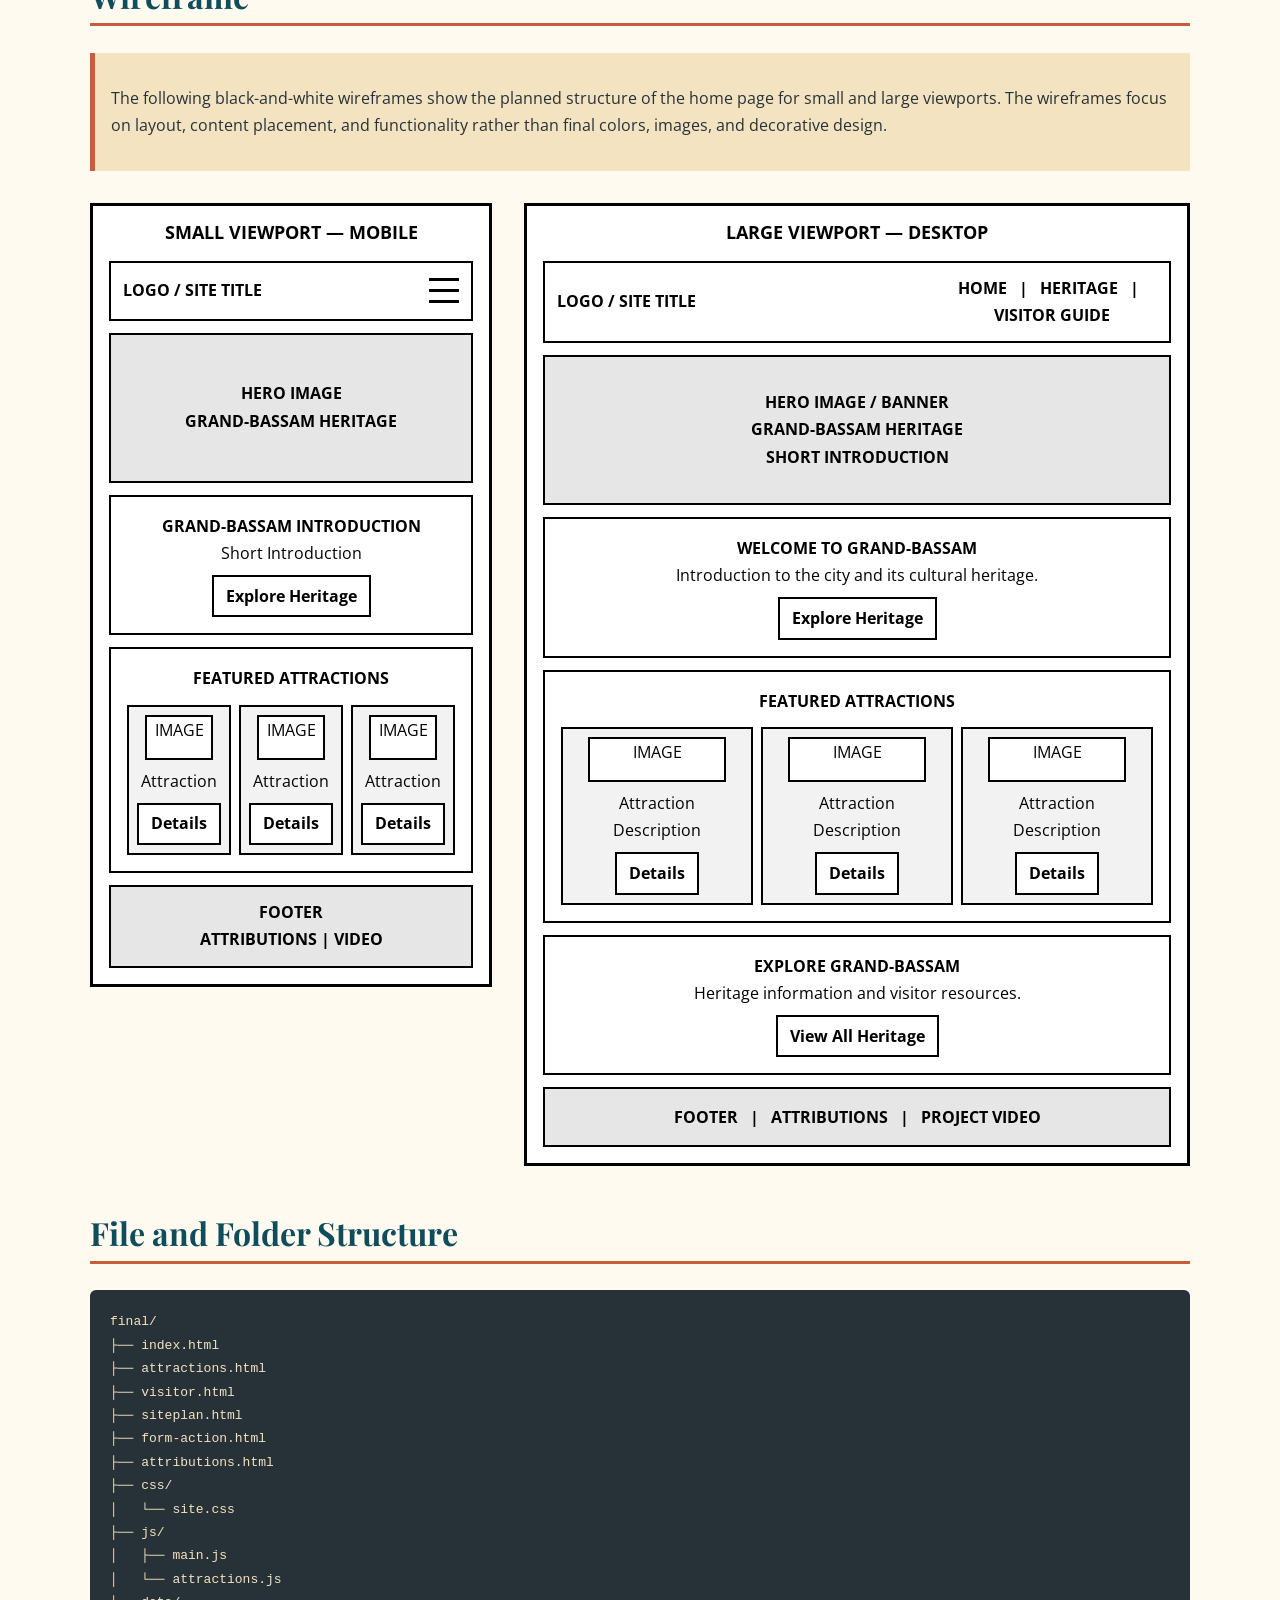
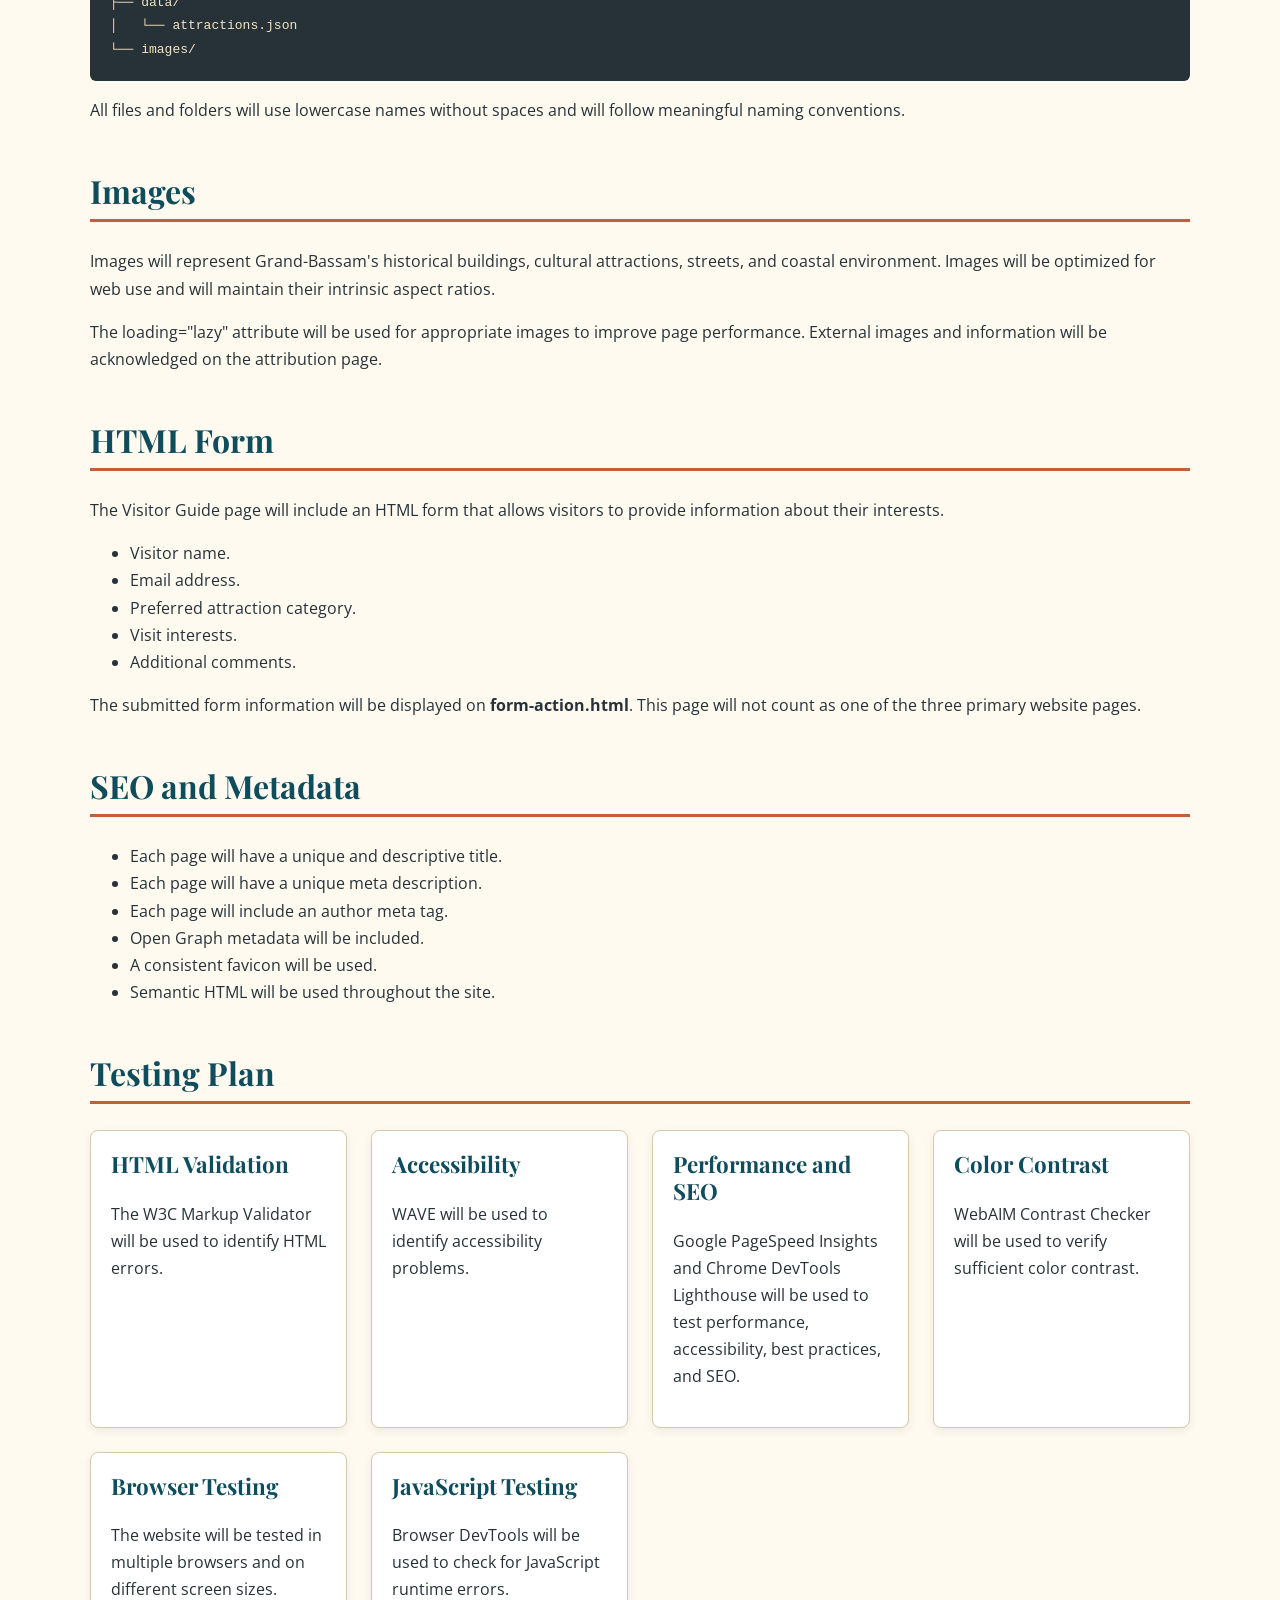
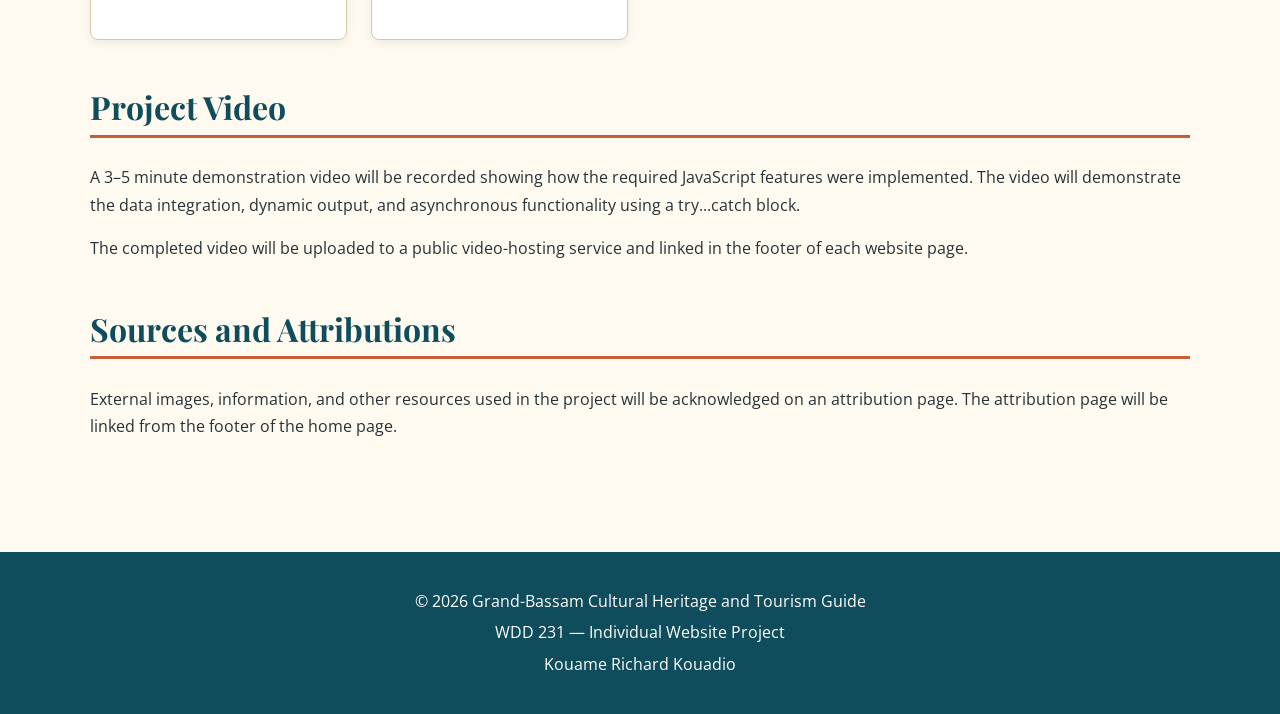
<file: final/siteplan.html>
<!DOCTYPE html>
<html lang="en">

<head>
    <meta charset="UTF-8">
    <meta name="viewport" content="width=device-width, initial-scale=1.0">

    <title>Grand-Bassam Cultural Heritage and Tourism Guide | Site Plan</title>

    <meta name="description"
        content="Site plan for the Grand-Bassam Cultural Heritage and Tourism Guide, an individual WDD 231 website project by Kouame Richard Kouadio.">
    <meta name="author" content="Kouame Richard Kouadio">

    <!-- Open Graph Metadata -->
    <meta property="og:title" content="Grand-Bassam Cultural Heritage and Tourism Guide">
    <meta property="og:description"
        content="Site plan for a cultural heritage and tourism guide to Grand-Bassam, Côte d'Ivoire.">
    <meta property="og:type" content="website">

    <!-- Google Fonts -->
    <link rel="preconnect" href="https://fonts.googleapis.com">
    <link rel="preconnect" href="https://fonts.gstatic.com" crossorigin>
    <link
        href="https://fonts.googleapis.com/css2?family=Open+Sans:wght@400;600;700&family=Playfair+Display:wght@600;700&display=swap"
        rel="stylesheet">

    <style>
        :root {
            --teal: #0f4c5c;
            --sand: #f4e3c1;
            --terracotta: #c65d3b;
            --charcoal: #263238;
            --white: #ffffff;
            --cream: #fffaf0;
            --border: #d8c9aa;
        }

        * {
            box-sizing: border-box;
        }

        html {
            scroll-behavior: smooth;
        }

        body {
            margin: 0;
            font-family: "Open Sans", sans-serif;
            line-height: 1.7;
            color: var(--charcoal);
            background-color: var(--cream);
        }

        h1,
        h2,
        h3 {
            font-family: "Playfair Display", serif;
            line-height: 1.2;
            color: var(--teal);
        }

        h1 {
            margin: 0;
            font-size: 2.5rem;
        }

        h2 {
            margin-top: 3rem;
            padding-bottom: 0.5rem;
            border-bottom: 3px solid var(--terracotta);
            font-size: 2rem;
        }

        h3 {
            font-size: 1.4rem;
        }

        a {
            color: var(--teal);
        }

        a:hover,
        a:focus {
            color: var(--terracotta);
        }

        img {
            max-width: 100%;
            height: auto;
        }

        /* Header */

        header {
            padding: 2.5rem 1rem;
            text-align: center;
            color: var(--white);
            background-color: var(--teal);
        }

        header h1 {
            color: var(--white);
        }

        header p {
            margin-bottom: 0;
            color: var(--sand);
            font-size: 1.1rem;
        }

        /* Navigation */

        nav {
            background-color: var(--charcoal);
        }

        nav ul {
            display: flex;
            flex-wrap: wrap;
            justify-content: center;
            gap: 0.25rem;
            max-width: 1100px;
            margin: 0 auto;
            padding: 0.75rem 1rem;
            list-style: none;
        }

        nav a {
            display: block;
            padding: 0.5rem 0.75rem;
            color: var(--white);
            text-decoration: none;
            border-radius: 4px;
        }

        nav a:hover,
        nav a:focus {
            color: var(--white);
            background-color: var(--terracotta);
        }

        /* Main */

        main {
            width: min(1100px, 92%);
            margin: 0 auto;
            padding: 2rem 0 4rem;
        }

        section {
            margin-bottom: 3rem;
        }

        .intro {
            padding: 1.5rem;
            border-left: 6px solid var(--terracotta);
            border-radius: 6px;
            background-color: var(--sand);
        }

        .card-grid {
            display: grid;
            grid-template-columns: repeat(auto-fit, minmax(250px, 1fr));
            gap: 1.5rem;
        }

        .card {
            padding: 1.25rem;
            border: 1px solid var(--border);
            border-radius: 8px;
            background-color: var(--white);
            box-shadow: 0 3px 8px rgba(38, 50, 56, 0.08);
        }

        .card h3 {
            margin-top: 0;
        }

        /* Color Scheme */

        .color-box {
            min-height: 120px;
            display: flex;
            flex-direction: column;
            justify-content: end;
            padding: 1rem;
            border-radius: 6px;
            font-weight: 700;
        }

        .teal {
            color: var(--white);
            background-color: var(--teal);
        }

        .sand {
            color: var(--charcoal);
            background-color: var(--sand);
        }

        .terracotta {
            color: var(--white);
            background-color: var(--terracotta);
        }

        .charcoal {
            color: var(--white);
            background-color: var(--charcoal);
        }

        /* Site Map */

        .site-map {
            max-width: 700px;
            margin: 1rem auto;
            padding: 1.5rem;
            border-radius: 8px;
            color: var(--sand);
            background-color: var(--charcoal);
            font-family: monospace;
            line-height: 2;
        }

        /* Wireframe Section */

        .wireframe-intro {
            padding: 1rem;
            border-left: 5px solid var(--terracotta);
            background-color: var(--sand);
        }

        .wireframes {
            display: grid;
            grid-template-columns: 1fr 2fr;
            gap: 2rem;
            align-items: start;
            margin-top: 2rem;
        }

        /*
            The wireframes intentionally use only black, white,
            and gray. They represent structure rather than
            the final website colors.
        */

        .wireframe {
            padding: 1rem;
            border: 3px solid #000000;
            background-color: #ffffff;
            color: #000000;
        }

        .wireframe h3 {
            margin-top: 0;
            color: #000000;
            text-align: center;
            font-family: "Open Sans", sans-serif;
            font-size: 1.1rem;
            text-transform: uppercase;
        }

        .wf-header {
            min-height: 60px;
            display: flex;
            align-items: center;
            justify-content: space-between;
            margin-bottom: 0.75rem;
            padding: 0.75rem;
            border: 2px solid #000000;
            background-color: #ffffff;
            font-weight: 700;
        }

        .wf-logo {
            width: 45%;
        }

        .wf-menu {
            width: 35%;
            text-align: center;
        }

        .wf-hero {
            min-height: 150px;
            display: flex;
            align-items: center;
            justify-content: center;
            margin-bottom: 0.75rem;
            padding: 1rem;
            border: 2px solid #000000;
            background-color: #e6e6e6;
            text-align: center;
            font-weight: 700;
        }

        .wf-section {
            margin-bottom: 0.75rem;
            padding: 1rem;
            border: 2px solid #000000;
            background-color: #ffffff;
            text-align: center;
        }

        .wf-card-grid {
            display: grid;
            grid-template-columns: repeat(3, 1fr);
            gap: 0.5rem;
            margin-top: 0.75rem;
        }

        .wf-card {
            min-height: 130px;
            display: flex;
            flex-direction: column;
            justify-content: center;
            align-items: center;
            padding: 0.5rem;
            border: 2px solid #000000;
            background-color: #f2f2f2;
            text-align: center;
        }

        .wf-image {
            width: 80%;
            height: 45px;
            margin-bottom: 0.5rem;
            border: 2px solid #000000;
            background-color: #ffffff;
        }

        .wf-button {
            display: inline-block;
            margin-top: 0.5rem;
            padding: 0.35rem 0.75rem;
            border: 2px solid #000000;
            background-color: #ffffff;
            font-weight: 700;
        }

        .wf-footer {
            min-height: 60px;
            display: flex;
            align-items: center;
            justify-content: center;
            padding: 0.75rem;
            border: 2px solid #000000;
            background-color: #e6e6e6;
            text-align: center;
            font-weight: 700;
        }

        .mobile-menu {
            width: 30px;
            height: 25px;
            display: flex;
            flex-direction: column;
            justify-content: space-between;
        }

        .mobile-menu span {
            height: 3px;
            background-color: #000000;
        }

        /* Requirements Table */

        .requirements-table {
            width: 100%;
            border-collapse: collapse;
            margin-top: 1rem;
            background-color: var(--white);
        }

        .requirements-table th,
        .requirements-table td {
            padding: 0.75rem;
            border: 1px solid var(--border);
            text-align: left;
            vertical-align: top;
        }

        .requirements-table th {
            color: var(--white);
            background-color: var(--teal);
        }

        .requirements-table tr:nth-child(even) {
            background-color: var(--sand);
        }

        /* Code */

        .code {
            padding: 1.25rem;
            overflow-x: auto;
            border-radius: 6px;
            color: var(--sand);
            background-color: var(--charcoal);
            font-family: monospace;
            line-height: 1.8;
        }

        /* Footer */

        footer {
            padding: 2rem 1rem;
            text-align: center;
            color: var(--white);
            background-color: var(--teal);
        }

        footer p {
            margin: 0.25rem 0;
        }

        /* Responsive Design */

        @media (max-width: 700px) {
            h1 {
                font-size: 2rem;
            }

            h2 {
                font-size: 1.6rem;
            }

            nav ul {
                flex-direction: column;
                align-items: stretch;
                text-align: center;
            }

            .wireframes {
                grid-template-columns: 1fr;
            }

            .wf-card-grid {
                grid-template-columns: 1fr;
            }

            .requirements-table {
                font-size: 0.9rem;
            }

            .requirements-table th,
            .requirements-table td {
                padding: 0.5rem;
            }
        }
    </style>
</head>

<body>

    <header>
        <h1>Grand-Bassam Cultural Heritage and Tourism Guide</h1>
        <p>WDD 231 — Individual Website Project Site Plan</p>
        <p>Kouame Richard Kouadio</p>
    </header>

    <nav aria-label="Site Plan Navigation">
        <ul>
            <li><a href="#site-name">Site Name</a></li>
            <li><a href="#purpose">Purpose</a></li>
            <li><a href="#scenarios">Scenarios</a></li>
            <li><a href="#colors">Colors</a></li>
            <li><a href="#typography">Typography</a></li>
            <li><a href="#sitemap">Site Map</a></li>
            <li><a href="#pages">Pages</a></li>
            <li><a href="#wireframe">Wireframe</a></li>
            <li><a href="#javascript">JavaScript</a></li>
            <li><a href="#testing">Testing</a></li>
        </ul>
    </nav>

    <main>

        <section class="intro">
            <h2>Project Overview</h2>

            <p>
                This site plan provides the design, content, structure, and
                development plan for the Grand-Bassam Cultural Heritage and
                Tourism Guide. The website will be developed using semantic
                HTML, CSS, and JavaScript.
            </p>

            <p>
                The goal is to create a responsive, accessible, and informative
                website that helps visitors discover the history, culture, and
                important heritage attractions of Grand-Bassam, Côte d'Ivoire.
            </p>
        </section>

        <section id="site-name">
            <h2>Site Name</h2>

            <div class="card">
                <h3>Grand-Bassam Cultural Heritage and Tourism Guide</h3>

                <p>
                    This name clearly identifies both the location and purpose
                    of the website. It was selected because the site focuses on
                    introducing visitors to Grand-Bassam's history, culture,
                    heritage sites, and tourism opportunities.
                </p>
            </div>
        </section>

        <section id="purpose">
            <h2>Site Purpose</h2>

            <p>
                The purpose of this website is to provide an informative and
                easy-to-use guide to Grand-Bassam's cultural and historical
                heritage. The site will introduce visitors to the city,
                highlight important historical and cultural attractions, and
                provide useful information for people interested in exploring
                Grand-Bassam.
            </p>

            <p>
                The website will include images, dynamically generated
                attraction information, interactive features, and a visitor
                form. JavaScript will be used to retrieve and display
                attraction data, manage interactive components, and store
                visitor preferences.
            </p>

            <h3>Target Audience</h3>

            <ul>
                <li>Tourists planning to visit Grand-Bassam.</li>
                <li>People interested in Côte d'Ivoire's history and culture.</li>
                <li>Local residents interested in Grand-Bassam's heritage.</li>
                <li>Students and researchers interested in the city's history.</li>
            </ul>
        </section>

        <section id="scenarios">
            <h2>Scenarios</h2>

            <div class="card-grid">

                <article class="card">
                    <h3>Scenario 1</h3>
                    <p>
                        What historical and cultural places can I visit in
                        Grand-Bassam?
                    </p>
                </article>

                <article class="card">
                    <h3>Scenario 2</h3>
                    <p>
                        What can I learn about the history of Grand-Bassam
                        before visiting?
                    </p>
                </article>

                <article class="card">
                    <h3>Scenario 3</h3>
                    <p>
                        Which attractions should I consider when planning my
                        visit?
                    </p>
                </article>

                <article class="card">
                    <h3>Scenario 4</h3>
                    <p>
                        Where can I find useful information about visiting
                        Grand-Bassam?
                    </p>
                </article>

            </div>
        </section>

        <section id="colors">
            <h2>Color Scheme</h2>

            <p>
                The website will use a warm heritage-inspired color palette
                that reflects Grand-Bassam's coastal environment and cultural
                character.
            </p>

            <div class="card-grid">

                <article class="card">
                    <h3>Deep Teal</h3>
                    <div class="color-box teal">
                        Deep Teal — #0F4C5C
                    </div>

                    <p>
                        Used for the header, navigation, headings, buttons,
                        and important interface elements.
                    </p>
                </article>

                <article class="card">
                    <h3>Sand</h3>
                    <div class="color-box sand">
                        Sand — #F4E3C1
                    </div>

                    <p>
                        Used for backgrounds, cards, and highlighted sections.
                    </p>
                </article>

                <article class="card">
                    <h3>Terracotta</h3>
                    <div class="color-box terracotta">
                        Terracotta — #C65D3B
                    </div>

                    <p>
                        Used for accents, borders, hover effects, and calls
                        to action.
                    </p>
                </article>

                <article class="card">
                    <h3>Charcoal</h3>
                    <div class="color-box charcoal">
                        Charcoal — #263238
                    </div>

                    <p>
                        Used for body text, navigation backgrounds, and strong
                        contrast.
                    </p>
                </article>

            </div>
        </section>

        <section id="typography">
            <h2>Typography</h2>

            <div class="card-grid">

                <article class="card">
                    <h3>Playfair Display</h3>

                    <p>
                        Playfair Display will be used for the website title,
                        headings, and major section headings. Its traditional
                        appearance supports the historical and cultural theme
                        of the project.
                    </p>
                </article>

                <article class="card">
                    <h3>Open Sans</h3>

                    <p>
                        Open Sans will be used for paragraphs, navigation,
                        buttons, forms, and general interface content. It
                        provides a clean and readable appearance on different
                        screen sizes.
                    </p>
                </article>

            </div>
        </section>

        <section id="sitemap">
            <h2>Site Map</h2>

            <div class="site-map">
                Grand-Bassam Cultural Heritage and Tourism Guide<br>
                │<br>
                ├── Home — index.html<br>
                │<br>
                ├── Heritage &amp; Attractions — attractions.html<br>
                │<br>
                └── Visitor Guide — visitor.html
            </div>

            <p>
                The three main pages will be connected through the main
                navigation. The current page will be identified using
                wayfinding.
            </p>

            <p>
                Additional supporting pages such as the form action page and
                attribution page will support the website but will not count
                toward the required three primary pages.
            </p>
        </section>

        <section id="pages">
            <h2>Page Content</h2>

            <div class="card-grid">

                <article class="card">
                    <h3>Home — index.html</h3>

                    <ul>
                        <li>Grand-Bassam introduction.</li>
                        <li>Hero image.</li>
                        <li>Short history.</li>
                        <li>Cultural heritage overview.</li>
                        <li>Featured attractions.</li>
                        <li>Call-to-action.</li>
                    </ul>
                </article>

                <article class="card">
                    <h3>Heritage &amp; Attractions — attractions.html</h3>

                    <ul>
                        <li>Historical and cultural attractions.</li>
                        <li>Dynamic attraction cards.</li>
                        <li>Images and descriptions.</li>
                        <li>Attraction categories.</li>
                        <li>Modal dialogs with additional details.</li>
                        <li>At least 15 data items.</li>
                    </ul>
                </article>

                <article class="card">
                    <h3>Visitor Guide — visitor.html</h3>

                    <ul>
                        <li>Visitor information.</li>
                        <li>Suggested activities.</li>
                        <li>Planning information.</li>
                        <li>Useful visitor tips.</li>
                        <li>Visitor form.</li>
                        <li>Local storage feature.</li>
                    </ul>
                </article>

            </div>
        </section>

        <section id="javascript">
            <h2>JavaScript Functionality</h2>

            <table class="requirements-table">
                <thead>
                    <tr>
                        <th>Requirement</th>
                        <th>Planned Implementation</th>
                    </tr>
                </thead>

                <tbody>
                    <tr>
                        <td>Fetch API</td>
                        <td>
                            Attraction information will be retrieved from a
                            local JSON file using the Fetch API.
                        </td>
                    </tr>

                    <tr>
                        <td>Try...Catch</td>
                        <td>
                            Asynchronous requests will use try...catch error
                            handling so errors can be handled appropriately.
                        </td>
                    </tr>

                    <tr>
                        <td>Dynamic Content</td>
                        <td>
                            At least fifteen attraction items will be
                            dynamically generated from the data source. Each
                            item will display at least four data properties.
                        </td>
                    </tr>

                    <tr>
                        <td>Modal Dialog</td>
                        <td>
                            Visitors will be able to open a modal containing
                            additional information about an attraction.
                        </td>
                    </tr>

                    <tr>
                        <td>Local Storage</td>
                        <td>
                            Local storage will save an appropriate visitor
                            preference on the user's device.
                        </td>
                    </tr>

                    <tr>
                        <td>DOM Manipulation</td>
                        <td>
                            JavaScript will select and modify DOM elements and
                            respond to user events such as clicks, changes,
                            and form submissions.
                        </td>
                    </tr>

                    <tr>
                        <td>Array Methods</td>
                        <td>
                            Methods such as map(), filter(), or forEach() will
                            be used to process attraction data.
                        </td>
                    </tr>

                    <tr>
                        <td>Template Literals</td>
                        <td>
                            Template literals will be used to construct
                            dynamic HTML content.
                        </td>
                    </tr>

                    <tr>
                        <td>ES Modules</td>
                        <td>
                            JavaScript will be organized using ES modules to
                            improve code organization and maintainability.
                        </td>
                    </tr>
                </tbody>
            </table>
        </section>

        <section>
            <h2>Responsive Design</h2>

            <p>
                The website will be responsive on mobile, tablet, and desktop
                screens. On small screens, navigation links will be placed
                behind a hamburger menu. On larger screens, navigation links
                will appear horizontally.
            </p>

            <p>
                CSS Grid, Flexbox, flexible images, and media queries will be
                used to support different screen sizes and prevent horizontal
                scrolling. The site will support a minimum viewport width of
                320 pixels.
            </p>
        </section>

        <section>
            <h2>Accessibility</h2>

            <ul>
                <li>Semantic HTML elements will be used.</li>
                <li>Images will include meaningful alt text.</li>
                <li>Headings will follow an appropriate hierarchy.</li>
                <li>Forms will use descriptive labels.</li>
                <li>Interactive elements will support keyboard use.</li>
                <li>Color contrast will be tested.</li>
                <li>Modal dialogs will have accessible controls.</li>
                <li>Links and buttons will have meaningful text.</li>
            </ul>
        </section>

        <section id="wireframe">

            <h2>Wireframe</h2>

            <div class="wireframe-intro">
                <p>
                    The following black-and-white wireframes show the planned
                    structure of the home page for small and large viewports.
                    The wireframes focus on layout, content placement, and
                    functionality rather than final colors, images, and
                    decorative design.
                </p>
            </div>

            <div class="wireframes">

                <!-- MOBILE WIREFRAME -->

                <article class="wireframe">
                    <h3>Small Viewport — Mobile</h3>

                    <div class="wf-header">
                        <div class="wf-logo">
                            LOGO / SITE TITLE
                        </div>

                        <div class="mobile-menu">
                            <span></span>
                            <span></span>
                            <span></span>
                        </div>
                    </div>

                    <div class="wf-hero">
                        HERO IMAGE
                        <br>
                        GRAND-BASSAM HERITAGE
                    </div>

                    <div class="wf-section">
                        <strong>GRAND-BASSAM INTRODUCTION</strong>
                        <br>
                        Short Introduction
                        <br>
                        <span class="wf-button">
                            Explore Heritage
                        </span>
                    </div>

                    <div class="wf-section">
                        <strong>FEATURED ATTRACTIONS</strong>

                        <div class="wf-card-grid">

                            <div class="wf-card">
                                <div class="wf-image">
                                    IMAGE
                                </div>
                                Attraction
                                <br>
                                <span class="wf-button">
                                    Details
                                </span>
                            </div>

                            <div class="wf-card">
                                <div class="wf-image">
                                    IMAGE
                                </div>
                                Attraction
                                <br>
                                <span class="wf-button">
                                    Details
                                </span>
                            </div>

                            <div class="wf-card">
                                <div class="wf-image">
                                    IMAGE
                                </div>
                                Attraction
                                <br>
                                <span class="wf-button">
                                    Details
                                </span>
                            </div>

                        </div>
                    </div>

                    <div class="wf-footer">
                        FOOTER
                        <br>
                        ATTRIBUTIONS | VIDEO
                    </div>
                </article>

                <!-- DESKTOP WIREFRAME -->

                <article class="wireframe">
                    <h3>Large Viewport — Desktop</h3>

                    <div class="wf-header">
                        <div class="wf-logo">
                            LOGO / SITE TITLE
                        </div>

                        <div class="wf-menu">
                            HOME &nbsp; | &nbsp; HERITAGE &nbsp; | &nbsp;
                            VISITOR GUIDE
                        </div>
                    </div>

                    <div class="wf-hero">
                        HERO IMAGE / BANNER
                        <br>
                        GRAND-BASSAM HERITAGE
                        <br>
                        SHORT INTRODUCTION
                    </div>

                    <div class="wf-section">
                        <strong>WELCOME TO GRAND-BASSAM</strong>
                        <br>
                        Introduction to the city and its cultural heritage.
                        <br>
                        <span class="wf-button">
                            Explore Heritage
                        </span>
                    </div>

                    <div class="wf-section">
                        <strong>FEATURED ATTRACTIONS</strong>

                        <div class="wf-card-grid">

                            <div class="wf-card">
                                <div class="wf-image">
                                    IMAGE
                                </div>
                                Attraction
                                <br>
                                Description
                                <br>
                                <span class="wf-button">
                                    Details
                                </span>
                            </div>

                            <div class="wf-card">
                                <div class="wf-image">
                                    IMAGE
                                </div>
                                Attraction
                                <br>
                                Description
                                <br>
                                <span class="wf-button">
                                    Details
                                </span>
                            </div>

                            <div class="wf-card">
                                <div class="wf-image">
                                    IMAGE
                                </div>
                                Attraction
                                <br>
                                Description
                                <br>
                                <span class="wf-button">
                                    Details
                                </span>
                            </div>

                        </div>
                    </div>

                    <div class="wf-section">
                        <strong>EXPLORE GRAND-BASSAM</strong>
                        <br>
                        Heritage information and visitor resources.
                        <br>
                        <span class="wf-button">
                            View All Heritage
                        </span>
                    </div>

                    <div class="wf-footer">
                        FOOTER &nbsp; | &nbsp;
                        ATTRIBUTIONS &nbsp; | &nbsp;
                        PROJECT VIDEO
                    </div>
                </article>

            </div>
        </section>

        <section>
            <h2>File and Folder Structure</h2>

            <div class="code">
                final/<br>
                ├── index.html<br>
                ├── attractions.html<br>
                ├── visitor.html<br>
                ├── siteplan.html<br>
                ├── form-action.html<br>
                ├── attributions.html<br>
                ├── css/<br>
                │&nbsp;&nbsp;&nbsp;└── site.css<br>
                ├── js/<br>
                │&nbsp;&nbsp;&nbsp;├── main.js<br>
                │&nbsp;&nbsp;&nbsp;└── attractions.js<br>
                ├── data/<br>
                │&nbsp;&nbsp;&nbsp;└── attractions.json<br>
                └── images/
            </div>

            <p>
                All files and folders will use lowercase names without spaces
                and will follow meaningful naming conventions.
            </p>
        </section>

        <section>
            <h2>Images</h2>

            <p>
                Images will represent Grand-Bassam's historical buildings,
                cultural attractions, streets, and coastal environment.
                Images will be optimized for web use and will maintain their
                intrinsic aspect ratios.
            </p>

            <p>
                The loading="lazy" attribute will be used for appropriate
                images to improve page performance. External images and
                information will be acknowledged on the attribution page.
            </p>
        </section>

        <section>
            <h2>HTML Form</h2>

            <p>
                The Visitor Guide page will include an HTML form that allows
                visitors to provide information about their interests.
            </p>

            <ul>
                <li>Visitor name.</li>
                <li>Email address.</li>
                <li>Preferred attraction category.</li>
                <li>Visit interests.</li>
                <li>Additional comments.</li>
            </ul>

            <p>
                The submitted form information will be displayed on
                <strong>form-action.html</strong>. This page will not count as
                one of the three primary website pages.
            </p>
        </section>

        <section>
            <h2>SEO and Metadata</h2>

            <ul>
                <li>Each page will have a unique and descriptive title.</li>
                <li>Each page will have a unique meta description.</li>
                <li>Each page will include an author meta tag.</li>
                <li>Open Graph metadata will be included.</li>
                <li>A consistent favicon will be used.</li>
                <li>Semantic HTML will be used throughout the site.</li>
            </ul>
        </section>

        <section id="testing">
            <h2>Testing Plan</h2>

            <div class="card-grid">

                <article class="card">
                    <h3>HTML Validation</h3>
                    <p>
                        The W3C Markup Validator will be used to identify HTML
                        errors.
                    </p>
                </article>

                <article class="card">
                    <h3>Accessibility</h3>
                    <p>
                        WAVE will be used to identify accessibility problems.
                    </p>
                </article>

                <article class="card">
                    <h3>Performance and SEO</h3>
                    <p>
                        Google PageSpeed Insights and Chrome DevTools
                        Lighthouse will be used to test performance,
                        accessibility, best practices, and SEO.
                    </p>
                </article>

                <article class="card">
                    <h3>Color Contrast</h3>
                    <p>
                        WebAIM Contrast Checker will be used to verify
                        sufficient color contrast.
                    </p>
                </article>

                <article class="card">
                    <h3>Browser Testing</h3>
                    <p>
                        The website will be tested in multiple browsers and on
                        different screen sizes.
                    </p>
                </article>

                <article class="card">
                    <h3>JavaScript Testing</h3>
                    <p>
                        Browser DevTools will be used to check for JavaScript
                        runtime errors.
                    </p>
                </article>

            </div>
        </section>

        <section>
            <h2>Project Video</h2>

            <p>
                A 3–5 minute demonstration video will be recorded showing how
                the required JavaScript features were implemented. The video
                will demonstrate the data integration, dynamic output, and
                asynchronous functionality using a try...catch block.
            </p>

            <p>
                The completed video will be uploaded to a public video-hosting
                service and linked in the footer of each website page.
            </p>
        </section>

        <section>
            <h2>Sources and Attributions</h2>

            <p>
                External images, information, and other resources used in the
                project will be acknowledged on an attribution page. The
                attribution page will be linked from the footer of the home
                page.
            </p>
        </section>

    </main>

    <footer>
        <p>
            &copy; 2026 Grand-Bassam Cultural Heritage and Tourism Guide
        </p>

        <p>
            WDD 231 — Individual Website Project
        </p>

        <p>
            Kouame Richard Kouadio
        </p>
    </footer>

</body>

</html>
</file>
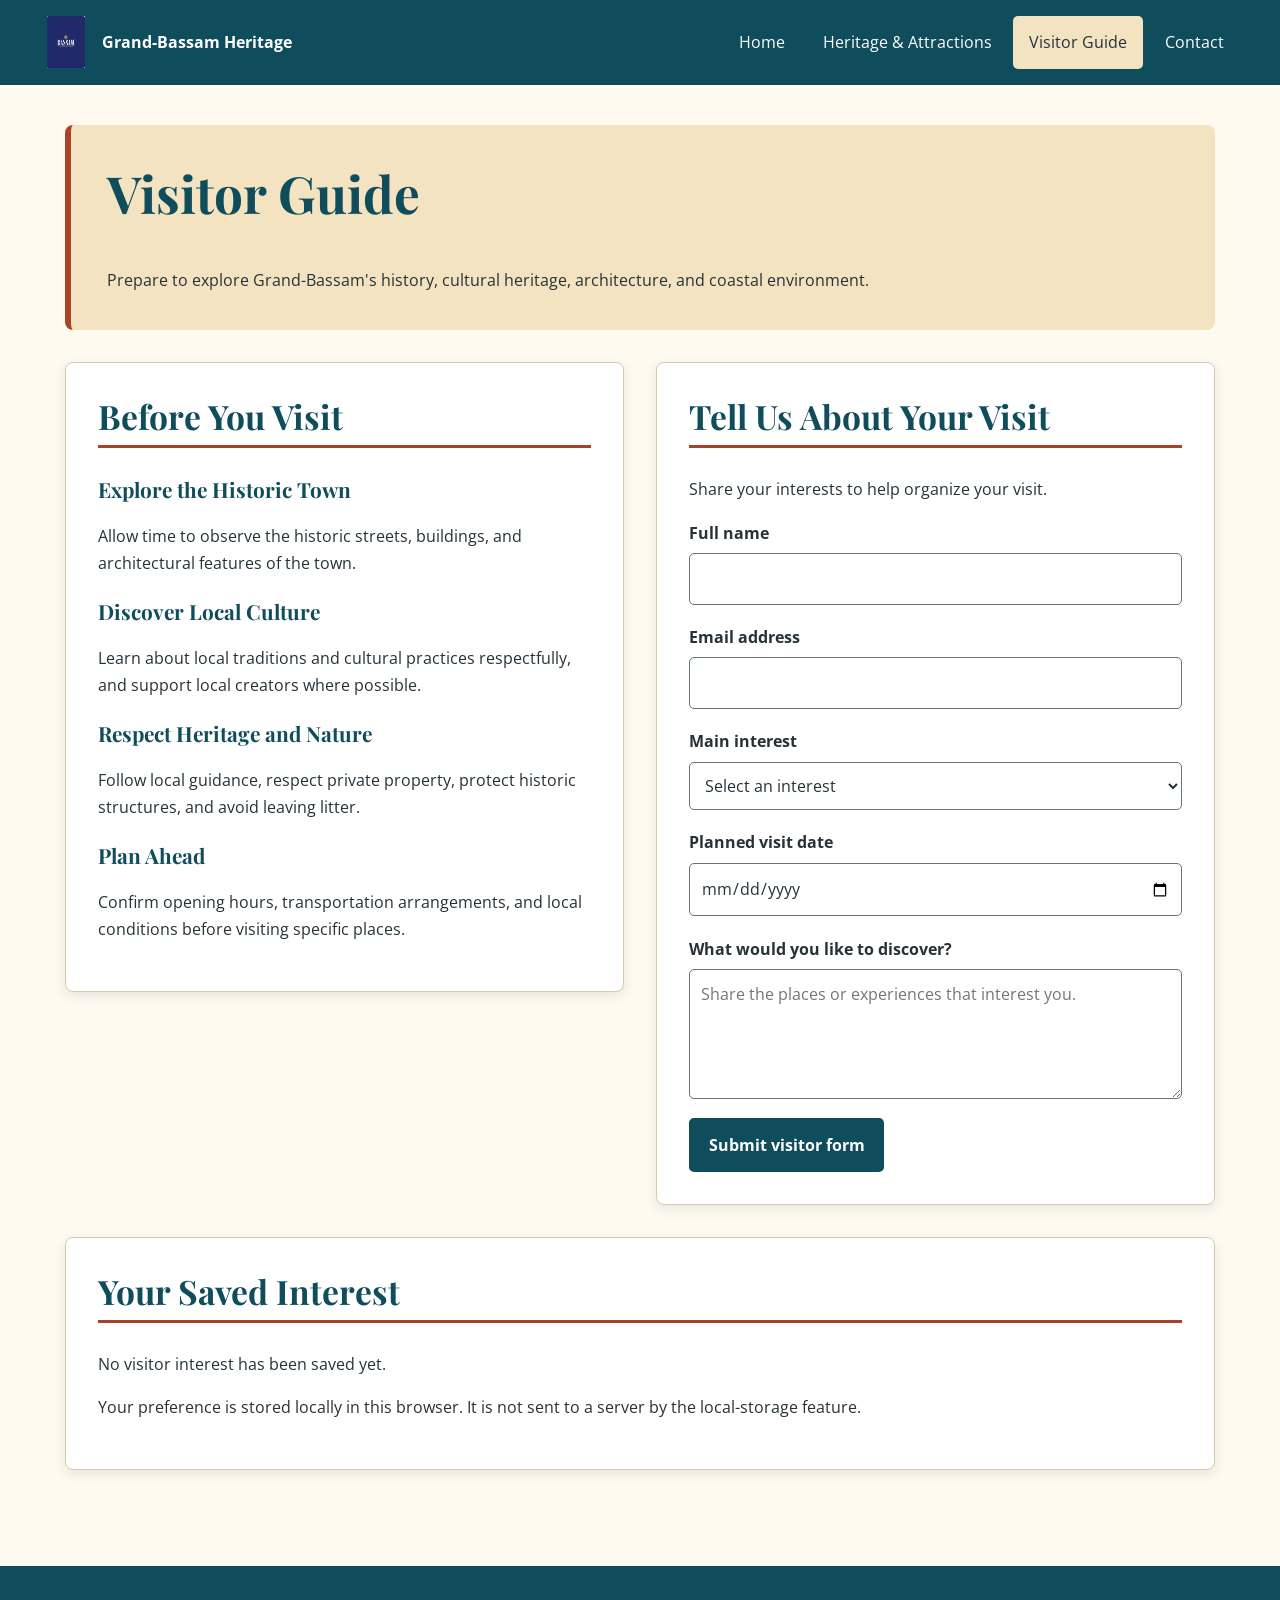
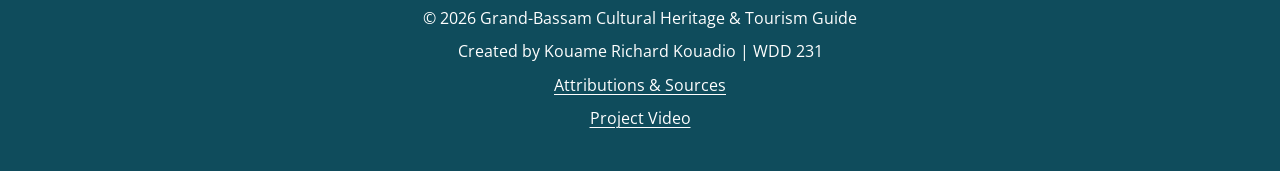
<file: final/visitor.html>
<!DOCTYPE html>
<html lang="en">

<head>
    <meta charset="UTF-8">
    <meta name="viewport" content="width=device-width, initial-scale=1.0">

    <title>Visitor Guide | Plan a Grand-Bassam Visit</title>
    <meta name="description"
        content="Prepare for a visit to Grand-Bassam with heritage information, cultural interests, and a visitor planning form.">
    <meta name="author" content="Kouame Richard Kouadio">

    <meta property="og:title" content="Visitor Guide | Grand-Bassam Heritage">
    <meta property="og:description"
        content="Plan your Grand-Bassam visit and share your interests in history, architecture, culture, and nature.">
    <meta property="og:type" content="website">
    <meta property="og:url" content="https://richard-kouadio.github.io/wdd231/final/visitor.html">
    <meta property="og:image" content="https://richard-kouadio.github.io/wdd231/final/images/historic-town.webp">

    <link rel="icon" href="images/favicon.svg" type="image/svg+xml">
    <link rel="preconnect" href="https://fonts.googleapis.com">
    <link rel="preconnect" href="https://fonts.gstatic.com" crossorigin>
    <link
        href="https://fonts.googleapis.com/css2?family=Open+Sans:wght@400;600;700&family=Playfair+Display:wght@600;700&display=swap"
        rel="stylesheet">

    <link rel="stylesheet" href="styles/small.css">
    <link rel="stylesheet" href="styles/larger.css">

    <script type="module" src="scripts/main.js"></script>
    <script type="module" src="scripts/visitor.js"></script>
</head>

<body>
    <a class="skip-link" href="#main-content">Skip to main content</a>

    <header>
        <div class="header-container">
            <div class="nav-container">
                <a class="logo-link" href="index.html">
                    <img class="logo" src="images/logo.webp" alt="" width="52" height="52">
                    <span class="logo-text">Grand-Bassam Heritage</span>
                </a>

                <button id="menu-button" class="menu-button" type="button" aria-label="Open navigation menu"
                    aria-expanded="false" aria-controls="navigation">
                    <span class="menu-icon" aria-hidden="true"></span>
                </button>

                <nav id="navigation" class="navigation" aria-label="Main navigation">
                    <ul>
                        <li><a href="index.html">Home</a></li>
                        <li><a href="attraction.html">Heritage &amp; Attractions</a></li>
                        <li><a href="visitor.html">Visitor Guide</a></li>
                        <li><a href="contact.html">Contact</a></li>
                    </ul>
                </nav>
            </div>
        </div>
    </header>

    <main id="main-content">
        <section class="page-header">
            <h1>Visitor Guide</h1>
            <p>
                Prepare to explore Grand-Bassam's history, cultural heritage,
                architecture, and coastal environment.
            </p>
        </section>

        <div class="visitor-layout">
            <section class="intro-section">
                <h2>Before You Visit</h2>

                <article>
                    <h3>Explore the Historic Town</h3>
                    <p>
                        Allow time to observe the historic streets, buildings,
                        and architectural features of the town.
                    </p>
                </article>

                <article>
                    <h3>Discover Local Culture</h3>
                    <p>
                        Learn about local traditions and cultural practices
                        respectfully, and support local creators where possible.
                    </p>
                </article>

                <article>
                    <h3>Respect Heritage and Nature</h3>
                    <p>
                        Follow local guidance, respect private property,
                        protect historic structures, and avoid leaving litter.
                    </p>
                </article>

                <article>
                    <h3>Plan Ahead</h3>
                    <p>
                        Confirm opening hours, transportation arrangements,
                        and local conditions before visiting specific places.
                    </p>
                </article>
            </section>

            <section class="form-container">
                <h2>Tell Us About Your Visit</h2>
                <p>Share your interests to help organize your visit.</p>

                <form id="visitor-form" action="form-action.html" method="get">
                    <div class="form-group">
                        <label for="name">Full name</label>
                        <input type="text" id="name" name="name" autocomplete="name" maxlength="100" required>
                    </div>

                    <div class="form-group">
                        <label for="email">Email address</label>
                        <input type="email" id="email" name="email" autocomplete="email" maxlength="150" required>
                    </div>

                    <div class="form-group">
                        <label for="interest">Main interest</label>
                        <select id="interest" name="interest" required>
                            <option value="">Select an interest</option>
                            <option value="History">History</option>
                            <option value="Architecture">Architecture</option>
                            <option value="Culture">Culture</option>
                            <option value="Nature">Nature</option>
                            <option value="Tourism">Tourism</option>
                        </select>
                    </div>

                    <div class="form-group">
                        <label for="visit-date">Planned visit date</label>
                        <input type="date" id="visit-date" name="visit-date">
                    </div>

                    <div class="form-group">
                        <label for="message">What would you like to discover?</label>
                        <textarea id="message" name="message" maxlength="1000"
                            placeholder="Share the places or experiences that interest you."></textarea>
                    </div>

                    <button class="button" type="submit">Submit visitor form</button>
                </form>
            </section>
        </div>

        <section class="intro-section">
            <h2>Your Saved Interest</h2>
            <p id="saved-interest" role="status" aria-live="polite">
                Your saved preference will appear here.
            </p>
            <p>
                Your preference is stored locally in this browser. It is not
                sent to a server by the local-storage feature.
            </p>
        </section>
    </main>

    <footer>
        <p>&copy; 2026 Grand-Bassam Cultural Heritage &amp; Tourism Guide</p>
        <p>Created by Kouame Richard Kouadio | WDD 231</p>
        <p><a href="attribution.html">Attributions &amp; Sources</a></p>
        <p><a href="https://drive.google.com/file/d/1NVjxXTC312BFTDWSqo1zwfZQO8ubuysf/view?usp=sharing" target="_blank" rel="noopener noreferrer">Project Video</a></p>
    </footer>
</body>

</html>
</file>
<file: chamber/styles/small.css>
css
/* =========================================
   ROOT AND GENERAL STYLES
   ========================================= */

* {
    box-sizing: border-box;
}

html {
    scroll-behavior: smooth;
    scroll-padding-top: 1rem;
}

body {
    margin: 0;
    font-family: "DM Sans", Arial, sans-serif;
    color: #17202a;
    background-color: #f4f6f7;
    line-height: 1.6;
}

img {
    display: block;
    max-width: 100%;
    height: auto;
}

a,
button {
    font-family: inherit;
}

a {
    overflow-wrap: anywhere;
}

button {
    cursor: pointer;
}

a:focus-visible,
button:focus-visible {
    outline: 3px solid #b83b32;
    outline-offset: 3px;
}

[hidden] {
    display: none;
}

h1,
h2,
h3,
h4 {
    line-height: 1.25;
}

h1,
h2,
h3 {
    font-family: "Playfair Display", Georgia, serif;
}

/* =========================================
   SKIP LINK
   ========================================= */

.skip-link {
    position: absolute;
    top: -100px;
    left: 1rem;
    z-index: 100;
    padding: 0.75rem 1rem;
    background-color: #ffffff;
    color: #0b3954;
}

.skip-link:focus {
    top: 1rem;
}

/* =========================================
   HEADER AND BRAND
   ========================================= */

.site-header {
    background-color: #0b3954;
    color: #ffffff;
}

.header-content {
    display: flex;
    align-items: center;
    justify-content: space-between;
    gap: 1rem;
    min-height: 80px;
    padding: 1rem;
}

.brand {
    display: flex;
    align-items: center;
    gap: 0.75rem;
    min-width: 0;
    color: #ffffff;
    text-decoration: none;
}

.brand-logo {
    display: grid;
    flex: 0 0 48px;
    place-items: center;
    width: 48px;
    height: 48px;
    border-radius: 50%;
    background-color: #b83b32;
    color: #ffffff;
    font-family: "Playfair Display", Georgia, serif;
    font-size: 1.15rem;
    font-weight: 700;
}

.brand-text {
    display: block;
    min-width: 0;
}

.brand-name {
    display: block;
    font-family: "Playfair Display", Georgia, serif;
    font-size: 1.1rem;
    font-weight: 700;
}

.brand-subtitle {
    display: block;
    color: #f4e1c1;
    font-size: 0.75rem;
}

/* =========================================
   MOBILE NAVIGATION
   ========================================= */

.menu-button {
    flex: 0 0 auto;
    min-width: 44px;
    min-height: 44px;
    padding: 0.35rem 0.65rem;
    border: 2px solid #ffffff;
    border-radius: 5px;
    background-color: transparent;
    color: #ffffff;
    font-size: 1.5rem;
}

.main-nav {
    display: none;
    flex-direction: column;
    border-top: 1px solid rgba(255, 255, 255, 0.2);
}

.main-nav.open {
    display: flex;
}

.main-nav a {
    padding: 0.85rem 1rem;
    color: #ffffff;
    font-weight: 700;
    text-decoration: none;
}

.main-nav a:hover,
.main-nav a.active {
    background-color: #056b76;
}

/* =========================================
   GENERAL PAGE CONTENT
   ========================================= */

.eyebrow {
    margin: 0 0 0.5rem;
    color: #056b76;
    font-size: 0.85rem;
    font-weight: 700;
    letter-spacing: 0.08em;
    text-transform: uppercase;
}

.home-section {
    width: 100%;
    max-width: 1200px;
    margin: 0 auto;
    padding: 3rem 1rem;
}

.section-heading {
    margin-bottom: 1.5rem;
}

.section-heading h2 {
    margin: 0.25rem 0 0.75rem;
    color: #0b3954;
    font-size: 2rem;
}

.section-heading>p:last-child {
    max-width: 720px;
    margin-bottom: 0;
}

/* =========================================
   HERO
   ========================================= */

.hero {
    position: relative;
    min-height: 430px;
    overflow: hidden;
    background-color: #0b3954;
}

.hero>img {
    position: absolute;
    inset: 0;
    width: 100%;
    height: 100%;
    min-height: 430px;
    object-fit: cover;
    object-position: center;
}

.hero::after {
    position: absolute;
    inset: 0;
    z-index: 0;
    background-color: rgba(11, 57, 84, 0.72);
    content: "";
}

.hero-content {
    position: relative;
    z-index: 1;
    display: flex;
    flex-direction: column;
    align-items: flex-start;
    justify-content: center;
    width: 100%;
    max-width: 1200px;
    min-height: 430px;
    margin: 0 auto;
    padding: 2rem 1rem;
    color: #ffffff;
}

.hero-content .eyebrow,
.join-content .eyebrow {
    color: #f4e1c1;
}

.hero-content h1 {
    max-width: 760px;
    margin: 0.25rem 0 1rem;
    color: #ffffff;
    font-size: 2.1rem;
    line-height: 1.15;
}

.hero-content p:not(.eyebrow) {
    max-width: 650px;
    margin: 0 0 1.5rem;
}

/* =========================================
   BUTTONS AND CALLS TO ACTION
   ========================================= */

.hero-cta,
.secondary-cta {
    display: inline-block;
    min-height: 44px;
    padding: 0.75rem 1.25rem;
    border: 2px solid #b83b32;
    border-radius: 5px;
    background-color: #b83b32;
    color: #ffffff;
    font-weight: 700;
    text-align: center;
    text-decoration: none;
}

.hero-cta:hover,
.secondary-cta:hover {
    border-color: #ffffff;
    background-color: #056b76;
    color: #ffffff;
}

/* =========================================
   EVENTS
   ========================================= */

.events-section {
    background-color: #f4f6f7;
}

.events-grid {
    display: grid;
    grid-template-columns: 1fr;
    gap: 1rem;
}

.event-card {
    display: grid;
    grid-template-columns: 64px minmax(0, 1fr);
    gap: 1rem;
    padding: 1.25rem;
    border: 1px solid #d6dfe3;
    border-radius: 8px;
    background-color: #ffffff;
    box-shadow: 0 2px 5px rgba(0, 0, 0, 0.06);
}

.event-date {
    min-width: 0;
    margin: 0;
    align-self: start;
    padding: 0.65rem 0.25rem;
    border-radius: 5px;
    background-color: #0b3954;
    color: #ffffff;
    text-align: center;
}

.event-date span,
.event-date strong {
    display: block;
}

.event-date span {
    font-size: 0.8rem;
    font-weight: 700;
}

.event-date strong {
    font-size: 1.65rem;
}

.event-content h3 {
    margin: 0 0 0.75rem;
    color: #0b3954;
    font-size: 1.2rem;
}

.event-content p {
    margin: 0 0 0.75rem;
}

.event-content .event-location {
    color: #4c5963;
    font-size: 0.9rem;
    font-weight: 600;
}

/* =========================================
   WEATHER
   ========================================= */

.weather-section {
    max-width: none;
    background-color: #f4e1c1;
}

.weather-section>.section-heading,
.weather-section>.weather-layout,
.weather-section>.error-message {
    width: 100%;
    max-width: 1200px;
    margin-right: auto;
    margin-left: auto;
}

.weather-layout {
    display: grid;
    grid-template-columns: 1fr;
    gap: 1.5rem;
}

.weather-current {
    min-width: 0;
    padding: 1.25rem;
    border: 1px solid #d6dfe3;
    border-radius: 8px;
    background-color: #ffffff;
}

.weather-current h3 {
    margin: 0 0 1rem;
    color: #0b3954;
    font-size: 1.25rem;
}

.weather-current-content {
    display: flex;
    align-items: center;
    gap: 1rem;
}

.weather-icon {
    flex: 0 0 auto;
    font-size: 2.8rem;
}

.weather-temperature {
    margin: 0;
    color: #0b3954;
    font-size: 2.25rem;
    font-weight: 700;
    line-height: 1.2;
}

#weather-description {
    margin: 0.4rem 0;
    text-transform: capitalize;
}

.weather-detail,
.weather-updated {
    margin: 0.5rem 0 0;
    color: #4c5963;
    font-size: 0.85rem;
}

.forecast {
    min-width: 0;
}

.forecast-title {
    margin: 0 0 1rem;
    color: #0b3954;
    font-size: 1.35rem;
}

.forecast-grid {
    display: grid;
    grid-template-columns: 1fr;
    gap: 0.75rem;
}

.forecast-card {
    min-width: 0;
    padding: 1rem;
    border: 1px solid #d6dfe3;
    border-radius: 8px;
    background-color: #ffffff;
    text-align: center;
}

.forecast-card h4 {
    margin: 0 0 0.5rem;
    color: #0b3954;
    font-size: 1rem;
}

.forecast-card .weather-icon {
    margin: 0.25rem 0;
    font-size: 2rem;
}

.forecast-temperature {
    margin: 0.5rem 0;
    color: #056b76;
    font-size: 1.5rem;
    font-weight: 700;
}

.forecast-description {
    margin: 0;
    font-size: 0.9rem;
    text-transform: capitalize;
}

/* =========================================
   BUSINESS SPOTLIGHTS
   ========================================= */

.spotlight-section {
    background-color: #f4f6f7;
}

.spotlight-grid {
    display: grid;
    grid-template-columns: 1fr;
    gap: 1.25rem;
}

.spotlight-card {
    min-width: 0;
    padding: 1.25rem;
    border: 1px solid #d6dfe3;
    border-radius: 8px;
    background-color: #ffffff;
    box-shadow: 0 2px 5px rgba(0, 0, 0, 0.06);
}

.spotlight-image {
    width: 100%;
    height: 190px;
    margin-bottom: 1rem;
    border-radius: 5px;
    object-fit: contain;
    background-color: #ffffff;
}

.spotlight-card h3 {
    margin: 0.5rem 0;
    color: #0b3954;
    font-size: 1.3rem;
}

.spotlight-card>p {
    margin: 0.75rem 0;
}

.spotlight-card address {
    margin: 0.75rem 0;
    font-style: normal;
    overflow-wrap: anywhere;
}

.spotlight-card a,
.member-information a {
    color: #056b76;
    font-weight: 700;
    overflow-wrap: anywhere;
}

.spotlight-card a:hover,
.member-information a:hover {
    color: #0b3954;
}

.spotlight-membership {
    display: inline-block;
    margin: 0.25rem 0;
    padding: 0.3rem 0.7rem;
    border-radius: 20px;
    color: #ffffff;
    font-size: 0.8rem;
    font-weight: 700;
}

.spotlight-membership.silver,
.level-2 {
    background-color: #465a64;
}

.spotlight-membership.gold,
.level-3 {
    background-color: #8b3028;
}

.directory-link {
    margin: 1.5rem 0 0;
    text-align: center;
}

/* =========================================
   JOIN CALL TO ACTION
   ========================================= */

.join-section {
    padding: 3rem 1rem;
    background-color: #0b3954;
    color: #ffffff;
    text-align: center;
}

.join-content {
    max-width: 800px;
    margin: 0 auto;
}

.join-content h2 {
    margin: 0.5rem 0 1rem;
    color: #ffffff;
    font-size: 2rem;
}

.join-content p:not(.eyebrow) {
    margin-bottom: 1.5rem;
}

/* =========================================
   DIRECTORY PAGE
   ========================================= */

.page-heading {
    padding: 2rem 1rem;
    background-color: #f4e1c1;
}

.page-heading>div {
    max-width: 1200px;
    margin: 0 auto;
}

.page-heading h1 {
    margin: 0.25rem 0 0.75rem;
    color: #0b3954;
    font-size: 2rem;
}

.page-heading p:last-child {
    margin-bottom: 0;
}

.directory-section {
    max-width: 1200px;
    margin: 0 auto;
    padding: 2rem 1rem;
}

.directory-header {
    display: flex;
    flex-direction: column;
    gap: 1rem;
    margin-bottom: 1.5rem;
}

.directory-header h2 {
    margin: 0 0 0.5rem;
    color: #0b3954;
}

.directory-header p {
    margin-bottom: 0;
}

.view-controls {
    display: flex;
    flex-wrap: wrap;
    gap: 0.5rem;
}

.view-button {
    min-height: 44px;
    padding: 0.6rem 1rem;
    border: 2px solid #056b76;
    border-radius: 5px;
    background-color: #ffffff;
    color: #0b3954;
    font-weight: 700;
}

.view-button:hover,
.view-button.active {
    background-color: #056b76;
    color: #ffffff;
}

.members-grid {
    display: grid;
    grid-template-columns: 1fr;
    gap: 1rem;
}

.member-card {
    min-width: 0;
    overflow: hidden;
    border: 1px solid #d6dfe3;
    border-radius: 8px;
    background-color: #ffffff;
    box-shadow: 0 2px 5px rgba(0, 0, 0, 0.06);
}

.member-image-container {
    min-height: 180px;
    background-color: #f4e1c1;
}

.member-image-container img {
    width: 100%;
    height: 180px;
    object-fit: contain;
}

.member-information {
    padding: 1.25rem;
}

.member-information h3 {
    margin: 0.5rem 0;
    color: #0b3954;
    font-size: 1.3rem;
}

.member-description {
    color: #4c5963;
}

.member-information address {
    margin: 1rem 0;
    font-style: normal;
}

.membership-badge {
    display: inline-block;
    padding: 0.25rem 0.6rem;
    border-radius: 20px;
    color: #ffffff;
    font-size: 0.75rem;
    font-weight: 700;
}

.level-1 {
    background-color: #0b3954;
}

.website-link {
    display: inline-block;
    margin-top: 0.5rem;
}

/* =========================================
   DIRECTORY LIST VIEW
   ========================================= */

.members-list {
    display: flex;
    flex-direction: column;
    gap: 0.75rem;
}

.members-list .member-card {
    display: grid;
    grid-template-columns: 1fr;
}

.members-list .member-image-container,
.members-list .member-description {
    display: none;
}

.members-list .member-information {
    padding: 1rem;
}

.members-list .member-information h3 {
    margin-top: 0;
}

/* =========================================
   ERROR MESSAGES
   ========================================= */

.error-message {
    margin-top: 1rem;
    padding: 1rem;
    border-left: 5px solid #b83b32;
    background-color: #ffe5e2;
    color: #541710;
}

/* =========================================
   FOOTER
   ========================================= */

.site-footer {
    padding: 2rem 1rem;
    background-color: #0b3954;
    color: #ffffff;
}

.footer-content {
    display: grid;
    grid-template-columns: 1fr;
    gap: 1.5rem;
    max-width: 1200px;
    margin: 0 auto;
}

.site-footer h2 {
    margin-top: 0;
    font-size: 1.25rem;
}

.site-footer p {
    margin: 0.4rem 0;
}

.footer-brand-link {
    margin-bottom: 1rem;
}

.footer-brand-name {
    display: block;
    font-family: "Playfair Display", Georgia, serif;
    font-weight: 700;
}

.footer-brand p {
    color: #f1f3f4;
}

.site-footer .brand-subtitle {
    color: #f4e1c1;
}

.site-footer address {
    margin-bottom: 0.75rem;
    font-style: normal;
}

.site-footer a:not(.brand) {
    color: #ffffff;
}

.site-footer a:hover {
    color: #f4e1c1;
}

.footer-navigation ul {
    margin: 0;
    padding-left: 1.25rem;
}

.footer-navigation li {
    margin-bottom: 0.4rem;
}

.development-info {
    padding-top: 1rem;
    border-top: 1px solid rgba(255, 255, 255, 0.3);
    overflow-wrap: anywhere;
}

/* =========================================
   REDUCED MOTION ACCESSIBILITY
   ========================================= */

@media (prefers-reduced-motion: reduce) {
    html {
        scroll-behavior: auto;
    }

    *,
    *::before,
    *::after {
        animation: none;
        transition: none;
    }
}
</file>
<file: chamber/styles/larger.css>
/* TABLET AND DESKTOP STYLES */
@media screen and (min-width: 640px) {

    /* Header and navigation */
    .header-content {
        max-width: 1200px;
        min-height: 90px;
        margin: 0 auto;
        padding: 1rem 1.5rem;
    }

    .brand-name {
        font-size: 1.25rem;
    }

    .menu-button {
        display: none;
    }

    .main-nav {
        display: flex;
        flex-direction: row;
        flex-wrap: wrap;
        justify-content: flex-end;
        max-width: 1200px;
        margin: 0 auto;
        border-top: none;
    }

    .main-nav a {
        padding: 1rem 1.25rem;
    }

    /* Hero */
    .hero,
    .hero>img,
    .hero-content {
        min-height: 520px;
    }

    .hero-content {
        padding: 2rem 1.5rem;
    }

    .hero-content h1 {
        font-size: 3rem;
    }

    /* Home page sections */
    .home-section {
        padding: 4rem 1.5rem;
    }

    .section-heading h2 {
        font-size: 2.3rem;
    }

    .join-section {
        padding: 4rem 1.5rem;
    }

    /* Events */
    .events-grid {
        grid-template-columns: repeat(2, minmax(0, 1fr));
    }

    /* Weather */
    .weather-layout {
        grid-template-columns: minmax(0, 0.85fr) minmax(0, 1.5fr);
        align-items: start;
    }

    .forecast-grid {
        grid-template-columns: repeat(3, minmax(0, 1fr));
    }

    .weather-current {
        height: 100%;
    }

    /* Business spotlights */
    .spotlight-grid {
        grid-template-columns: repeat(2, minmax(0, 1fr));
    }

    /* Directory */
    .page-heading {
        padding: 3rem 1.5rem;
    }

    .page-heading h1 {
        font-size: 2.8rem;
    }

    .directory-section {
        padding: 3rem 1.5rem;
    }

    .directory-header {
        flex-direction: row;
        align-items: center;
        justify-content: space-between;
    }

    .members-grid {
        grid-template-columns: repeat(2, minmax(0, 1fr));
    }

    /* Footer */
    .footer-content {
        grid-template-columns: repeat(2, minmax(0, 1fr));
        gap: 2rem;
    }
}

/* LARGE DESKTOP */
@media screen and (min-width: 1000px) {

    /* Header */
    .brand-name {
        font-size: 1.35rem;
    }

    /* Hero */
    .hero,
    .hero>img,
    .hero-content {
        min-height: 600px;
    }

    .hero-content {
        padding: 3rem 1.5rem;
    }

    .hero-content h1 {
        font-size: 3.5rem;
    }

    /* Events */
    .events-grid {
        grid-template-columns: repeat(3, minmax(0, 1fr));
    }

    /* Business spotlights */
    .spotlight-grid {
        grid-template-columns: repeat(3, minmax(0, 1fr));
    }

    /* Directory */
    .page-heading h1 {
        font-size: 3.2rem;
    }

    .members-grid {
        grid-template-columns: repeat(3, minmax(0, 1fr));
    }

    /* Footer */
    .footer-content {
        grid-template-columns: 1.5fr 1fr 1fr;
    }

    .development-info {
        grid-column: 1 / -1;
        padding-top: 1.25rem;
    }

    /* Hover effects */
    .event-card,
    .spotlight-card,
    .member-card {
        transition: transform 0.2s ease, box-shadow 0.2s ease;
    }

    .event-card:hover,
    .spotlight-card:hover,
    .member-card:hover {
        transform: translateY(-3px);
        box-shadow: 0 6px 16px rgba(0, 0, 0, 0.12);
    }
}

/* Reduced motion accessibility */
@media (prefers-reduced-motion: reduce) {

    .event-card,
    .spotlight-card,
    .member-card {
        transition: none;
    }

    .event-card:hover,
    .spotlight-card:hover,
    .member-card:hover {
        transform: none;
    }
}
</file>
<file: final/styles/small.css>
:root {
    --teal: #0f4c5c;
    --sand: #f4e3c1;
    --terracotta: #a94327;
    --charcoal: #263238;
    --white: #ffffff;
    --cream: #fffaf0;
    --border: #d8c9aa;
    --shadow: 0 4px 12px rgba(38, 50, 56, 0.1);
}

* {
    box-sizing: border-box;
}

html {
    scroll-behavior: smooth;
}

body {
    margin: 0;
    font-family: "Open Sans", Arial, sans-serif;
    color: var(--charcoal);
    background: var(--cream);
    line-height: 1.7;
}

img {
    display: block;
    max-width: 100%;
    height: auto;
}

button,
input,
select,
textarea {
    font: inherit;
}

button,
.button {
    cursor: pointer;
}

a {
    color: var(--teal);
}

a:hover,
a:focus-visible {
    color: var(--terracotta);
}

:focus-visible {
    outline: 3px solid var(--terracotta);
    outline-offset: 3px;
}

h1,
h2,
h3 {
    font-family: "Playfair Display", Georgia, serif;
    line-height: 1.25;
    color: var(--teal);
}

h1 {
    margin-top: 0;
    font-size: clamp(2rem, 6vw, 3.2rem);
}

h2 {
    margin-top: 0;
    padding-bottom: 0.5rem;
    border-bottom: 3px solid var(--terracotta);
    font-size: clamp(1.5rem, 4vw, 2.1rem);
}

h3 {
    font-size: 1.3rem;
}

p {
    margin: 0 0 1rem;
}

.skip-link {
    position: absolute;
    top: -100px;
    left: 1rem;
    z-index: 1000;
    padding: 0.75rem 1rem;
    color: var(--white);
    background: var(--charcoal);
}

.skip-link:focus {
    top: 1rem;
}

header {
    color: var(--white);
    background: var(--teal);
}

.header-container {
    width: min(1200px, 94%);
    margin: 0 auto;
}

.nav-container {
    display: flex;
    flex-wrap: wrap;
    align-items: center;
    justify-content: space-between;
    gap: 0.75rem;
    padding: 0.8rem 0;
}

.logo-link {
    display: flex;
    align-items: center;
    gap: 0.65rem;
    max-width: calc(100% - 60px);
    color: var(--white);
    text-decoration: none;
    font-weight: 700;
}

.logo-link:hover,
.logo-link:focus-visible {
    color: var(--sand);
}

.logo {
    width: 44px;
    height: 44px;
    object-fit: contain;
}

.logo-text {
    line-height: 1.3;
}

.menu-button {
    display: inline-flex;
    align-items: center;
    justify-content: center;
    width: 44px;
    height: 44px;
    padding: 0.5rem;
    border: 2px solid var(--sand);
    border-radius: 5px;
    color: var(--white);
    background: transparent;
}

.menu-icon,
.menu-icon::before,
.menu-icon::after {
    display: block;
    width: 22px;
    height: 3px;
    border-radius: 2px;
    background: currentColor;
}

.menu-icon {
    position: relative;
}

.menu-icon::before,
.menu-icon::after {
    position: absolute;
    left: 0;
    content: "";
}

.menu-icon::before {
    top: -7px;
}

.menu-icon::after {
    top: 7px;
}

.navigation {
    display: none;
    flex-basis: 100%;
    width: 100%;
}

.navigation.open {
    display: block;
}

.navigation ul {
    display: flex;
    flex-direction: column;
    gap: 0.25rem;
    margin: 0;
    padding: 0;
    list-style: none;
}

.navigation a {
    display: block;
    padding: 0.75rem 1rem;
    border-radius: 5px;
    color: var(--white);
    text-align: center;
    text-decoration: none;
}

.navigation a:hover,
.navigation a:focus-visible,
.navigation a[aria-current="page"] {
    color: var(--charcoal);
    background: var(--sand);
}

main {
    width: min(1150px, 92%);
    min-height: 60vh;
    margin: 0 auto;
    padding: 2rem 0 3rem;
}

section {
    margin-bottom: 2rem;
}

.page-header {
    padding: 1.5rem;
    border-left: 6px solid var(--terracotta);
    border-radius: 8px;
    background: var(--sand);
}

.page-header p:last-child {
    margin-bottom: 0;
}

.hero-image {
    width: 100%;
    max-height: 460px;
    object-fit: cover;
    border-radius: 8px;
}

.intro-section,
.form-container,
.filter-container {
    padding: 1.25rem;
    border: 1px solid var(--border);
    border-radius: 8px;
    background: var(--white);
    box-shadow: var(--shadow);
}

.card-grid {
    display: grid;
    grid-template-columns: minmax(0, 1fr);
    gap: 1.25rem;
}

.card {
    min-width: 0;
    overflow: hidden;
    border: 1px solid var(--border);
    border-radius: 8px;
    background: var(--white);
    box-shadow: var(--shadow);
}

.card-image {
    width: 100%;
    height: 210px;
    object-fit: cover;
    background: var(--sand);
}

.card-content {
    padding: 1.15rem;
}

.card-content h3 {
    margin-top: 0;
}

.card-content p:last-child {
    margin-bottom: 0;
}

.card-meta {
    padding: 0.2rem 0;
    font-size: 0.95rem;
}

.button {
    display: inline-block;
    padding: 0.7rem 1.1rem;
    border: 2px solid var(--teal);
    border-radius: 5px;
    color: var(--white);
    background: var(--teal);
    text-align: center;
    text-decoration: none;
    font-weight: 700;
}

.button:hover,
.button:focus-visible {
    border-color: var(--terracotta);
    color: var(--white);
    background: var(--terracotta);
}

.button-secondary {
    color: var(--teal);
    background: var(--white);
}

.filter-container {
    display: grid;
    gap: 0.5rem;
}

label {
    font-weight: 700;
}

input,
select,
textarea {
    width: 100%;
    min-height: 44px;
    padding: 0.7rem;
    border: 1px solid #66757b;
    border-radius: 5px;
    color: var(--charcoal);
    background: var(--white);
}

textarea {
    min-height: 130px;
    resize: vertical;
}

.form-group {
    display: grid;
    gap: 0.4rem;
    margin-bottom: 1.2rem;
}

.message {
    padding: 0.8rem 1rem;
    border-radius: 5px;
    background: var(--sand);
}

.message.error {
    border-left: 5px solid var(--terracotta);
}

dialog {
    width: min(650px, calc(100% - 2rem));
    max-height: 85vh;
    overflow-y: auto;
    padding: 0;
    border: 2px solid var(--teal);
    border-radius: 10px;
    color: var(--charcoal);
    background: var(--white);
}

dialog::backdrop {
    background: rgba(15, 35, 40, 0.75);
}

.modal-content {
    padding: 1.25rem;
}

.modal-close {
    display: block;
    width: 44px;
    height: 44px;
    margin-left: auto;
    border: 1px solid var(--border);
    border-radius: 5px;
    color: var(--charcoal);
    background: var(--sand);
    font-size: 1.7rem;
}

.modal-image {
    width: 100%;
    max-height: 300px;
    margin-bottom: 1rem;
    border-radius: 6px;
    object-fit: cover;
}

footer {
    padding: 2rem 1rem;
    color: var(--white);
    background: var(--teal);
    text-align: center;
}

footer p {
    margin: 0.4rem 0;
}

footer a {
    color: var(--white);
    text-underline-offset: 3px;
}

footer a:hover,
footer a:focus-visible {
    color: var(--sand);
}

.site-map {
    overflow-wrap: anywhere;
    padding: 1rem;
    border-radius: 6px;
    color: var(--sand);
    background: var(--charcoal);
    font-family: monospace;
}

@media (prefers-reduced-motion: reduce) {
    html {
        scroll-behavior: auto;
    }

    *,
    *::before,
    *::after {
        animation-duration: 0.01ms !important;
        transition-duration: 0.01ms !important;
    }
}
</file>
<file: final/styles/larger.css>
@media screen and (min-width: 700px) {
    .nav-container {
        flex-wrap: nowrap;
        padding: 1rem 0;
    }

    .logo {
        width: 52px;
        height: 52px;
    }

    .menu-button {
        display: none;
    }

    .navigation,
    .navigation.open {
        display: block;
        flex-basis: auto;
        width: auto;
        margin-left: auto;
    }

    .navigation ul {
        flex-direction: row;
        align-items: center;
        justify-content: flex-end;
        gap: 0.35rem;
    }

    .navigation a {
        padding: 0.8rem 1rem;
        white-space: nowrap;
    }

    main {
        padding-top: 2.5rem;
        padding-bottom: 4rem;
    }

    .page-header {
        padding: 2.25rem;
    }

    .intro-section,
    .form-container {
        padding: 2rem;
    }

    .card-grid {
        grid-template-columns: repeat(2, minmax(0, 1fr));
        gap: 1.5rem;
    }

    .filter-container {
        grid-template-columns: auto minmax(200px, 320px);
        align-items: center;
        justify-content: start;
        gap: 1rem;
    }
}

@media screen and (min-width: 1000px) {
    .card-grid {
        grid-template-columns: repeat(3, minmax(0, 1fr));
    }

    .hero-layout {
        display: grid;
        grid-template-columns: 1.1fr 1fr;
        align-items: center;
        gap: 2rem;
    }

    .hero-layout>* {
        min-width: 0;
    }

    .visitor-layout {
        display: grid;
        grid-template-columns: 1fr 1fr;
        align-items: start;
        gap: 2rem;
    }
}
</file>
